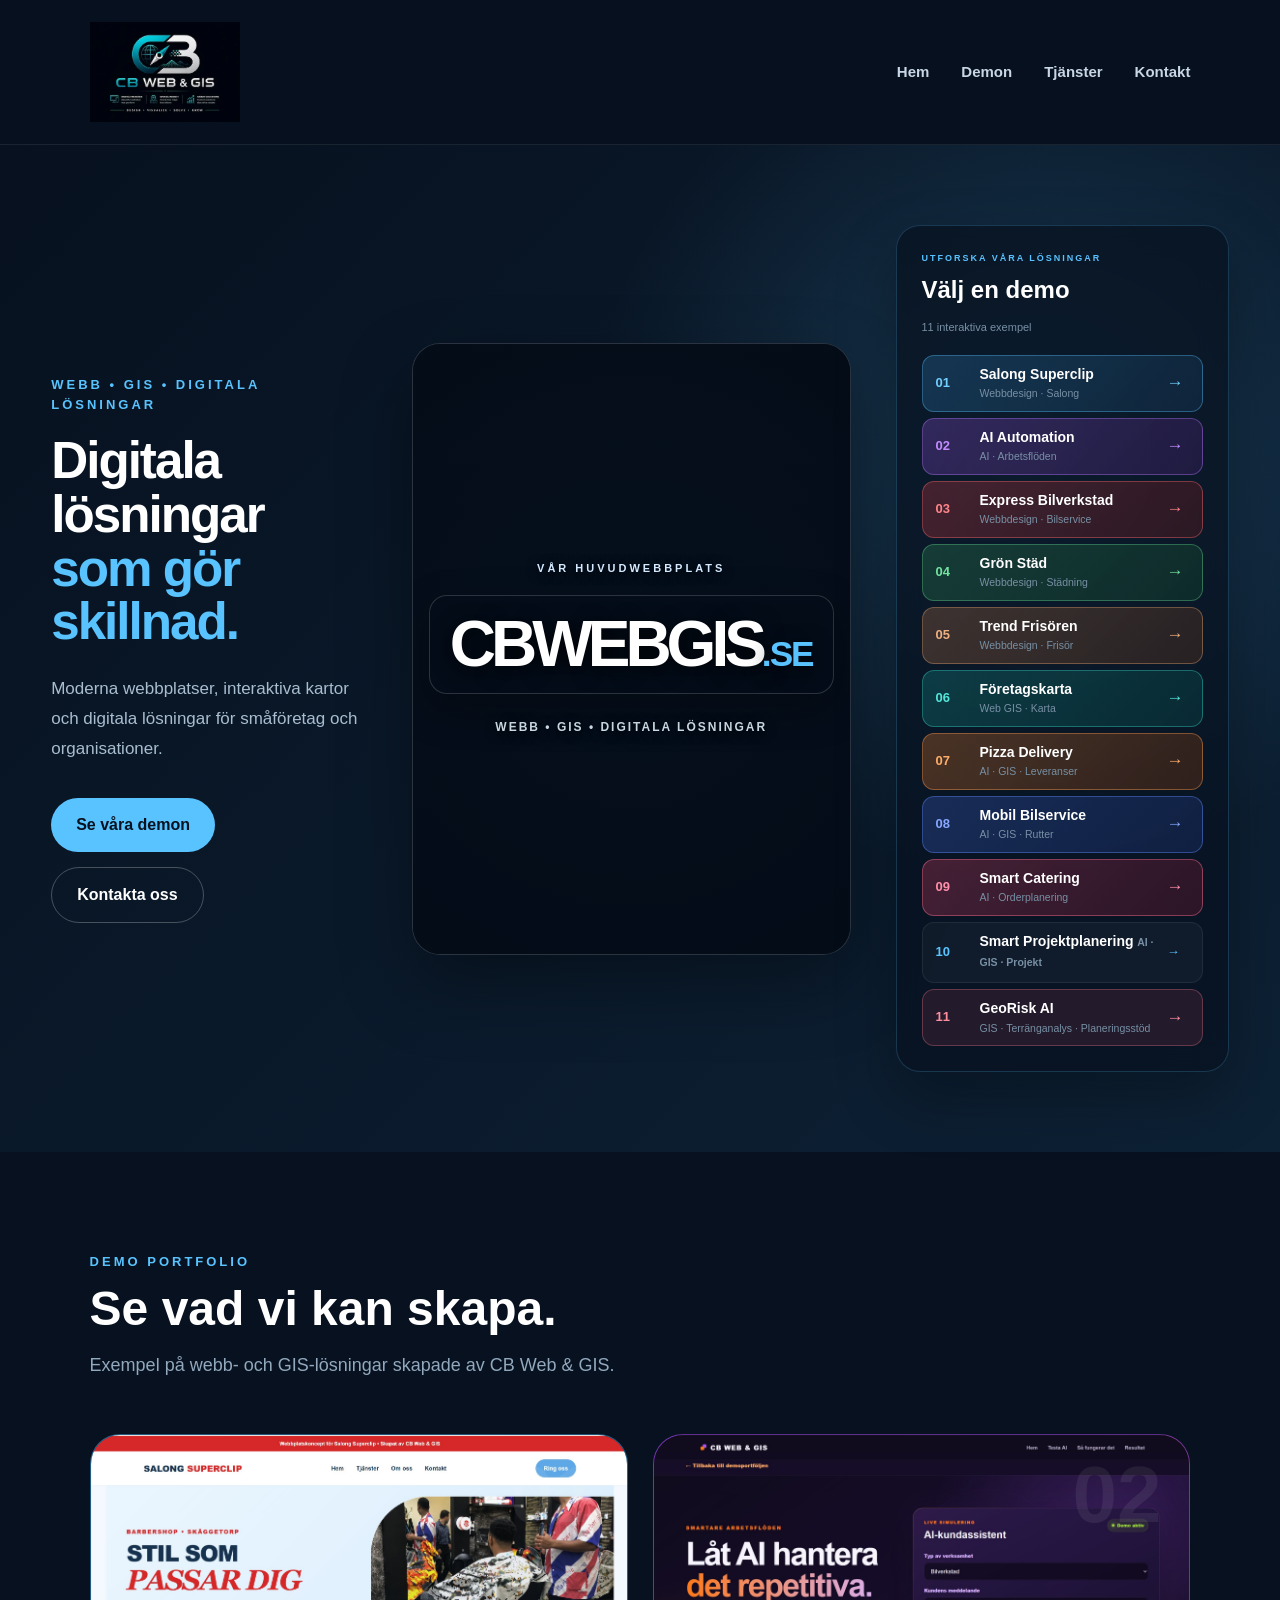
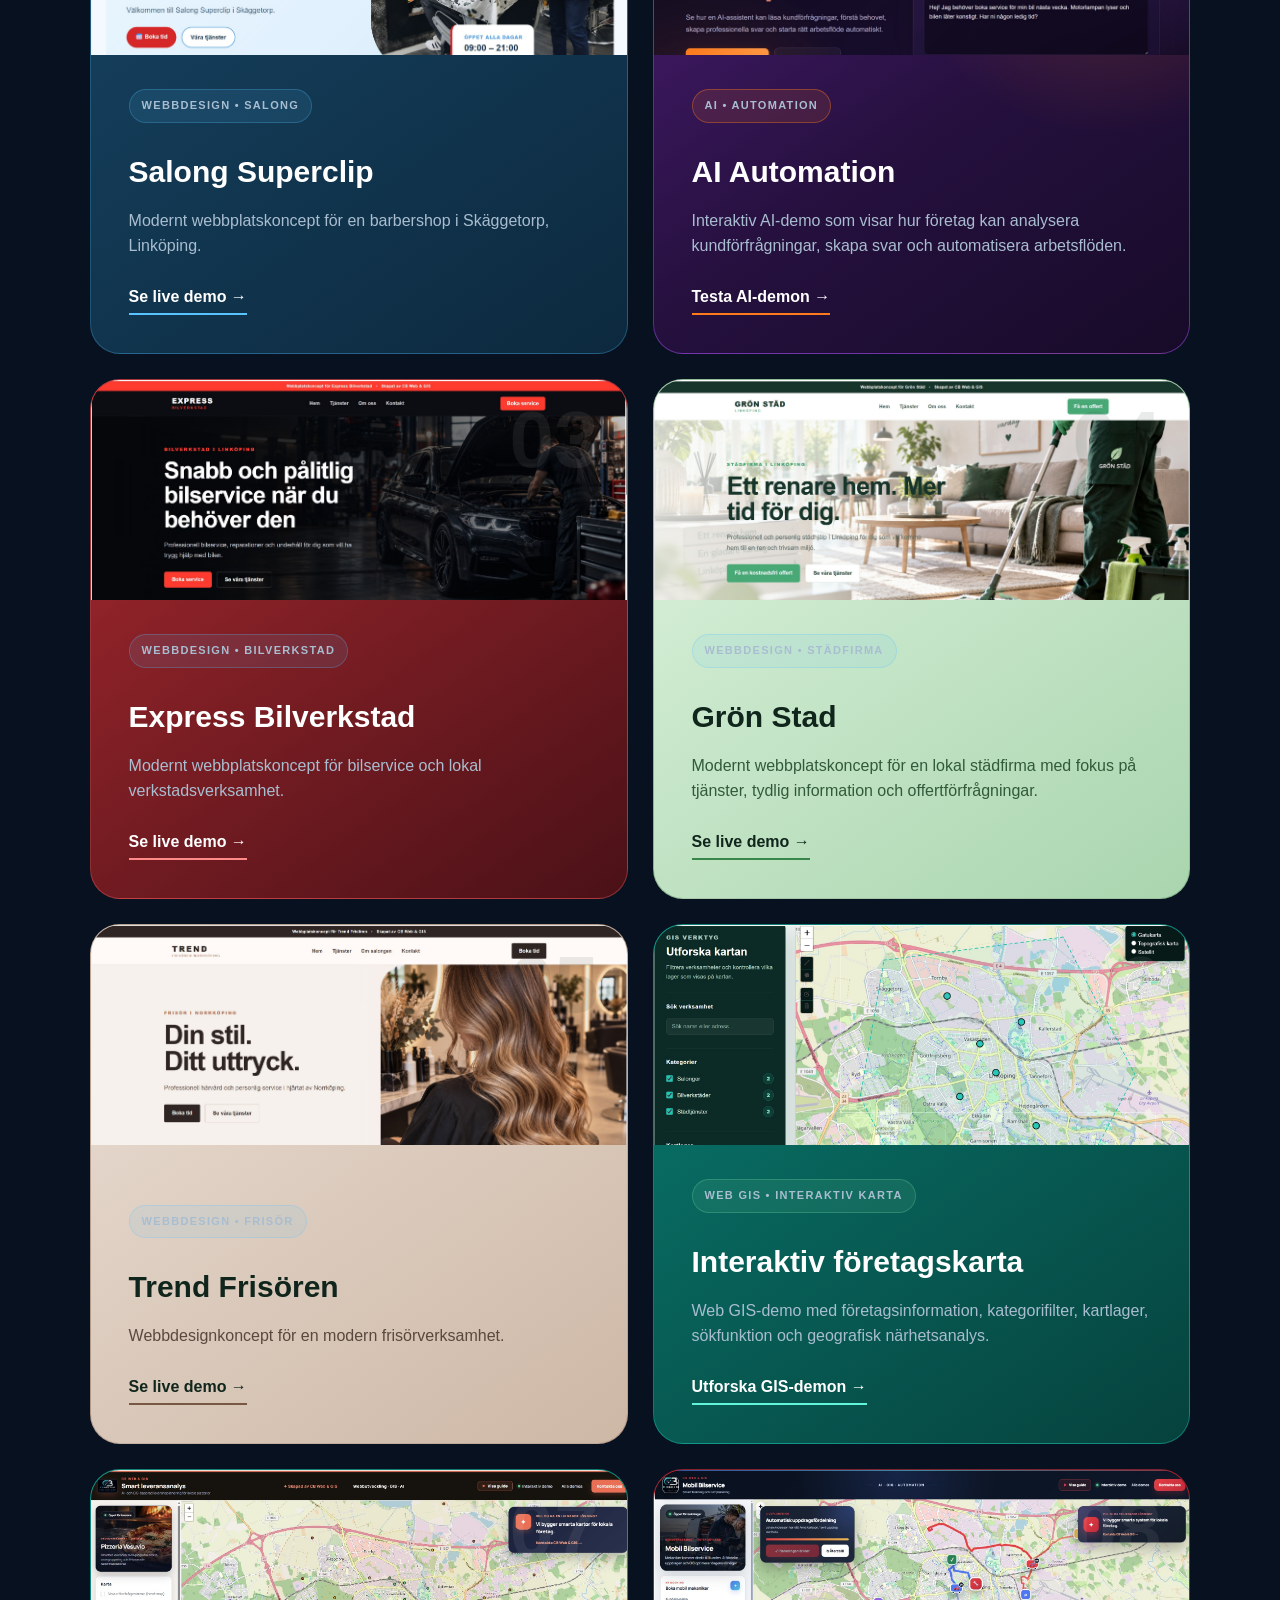
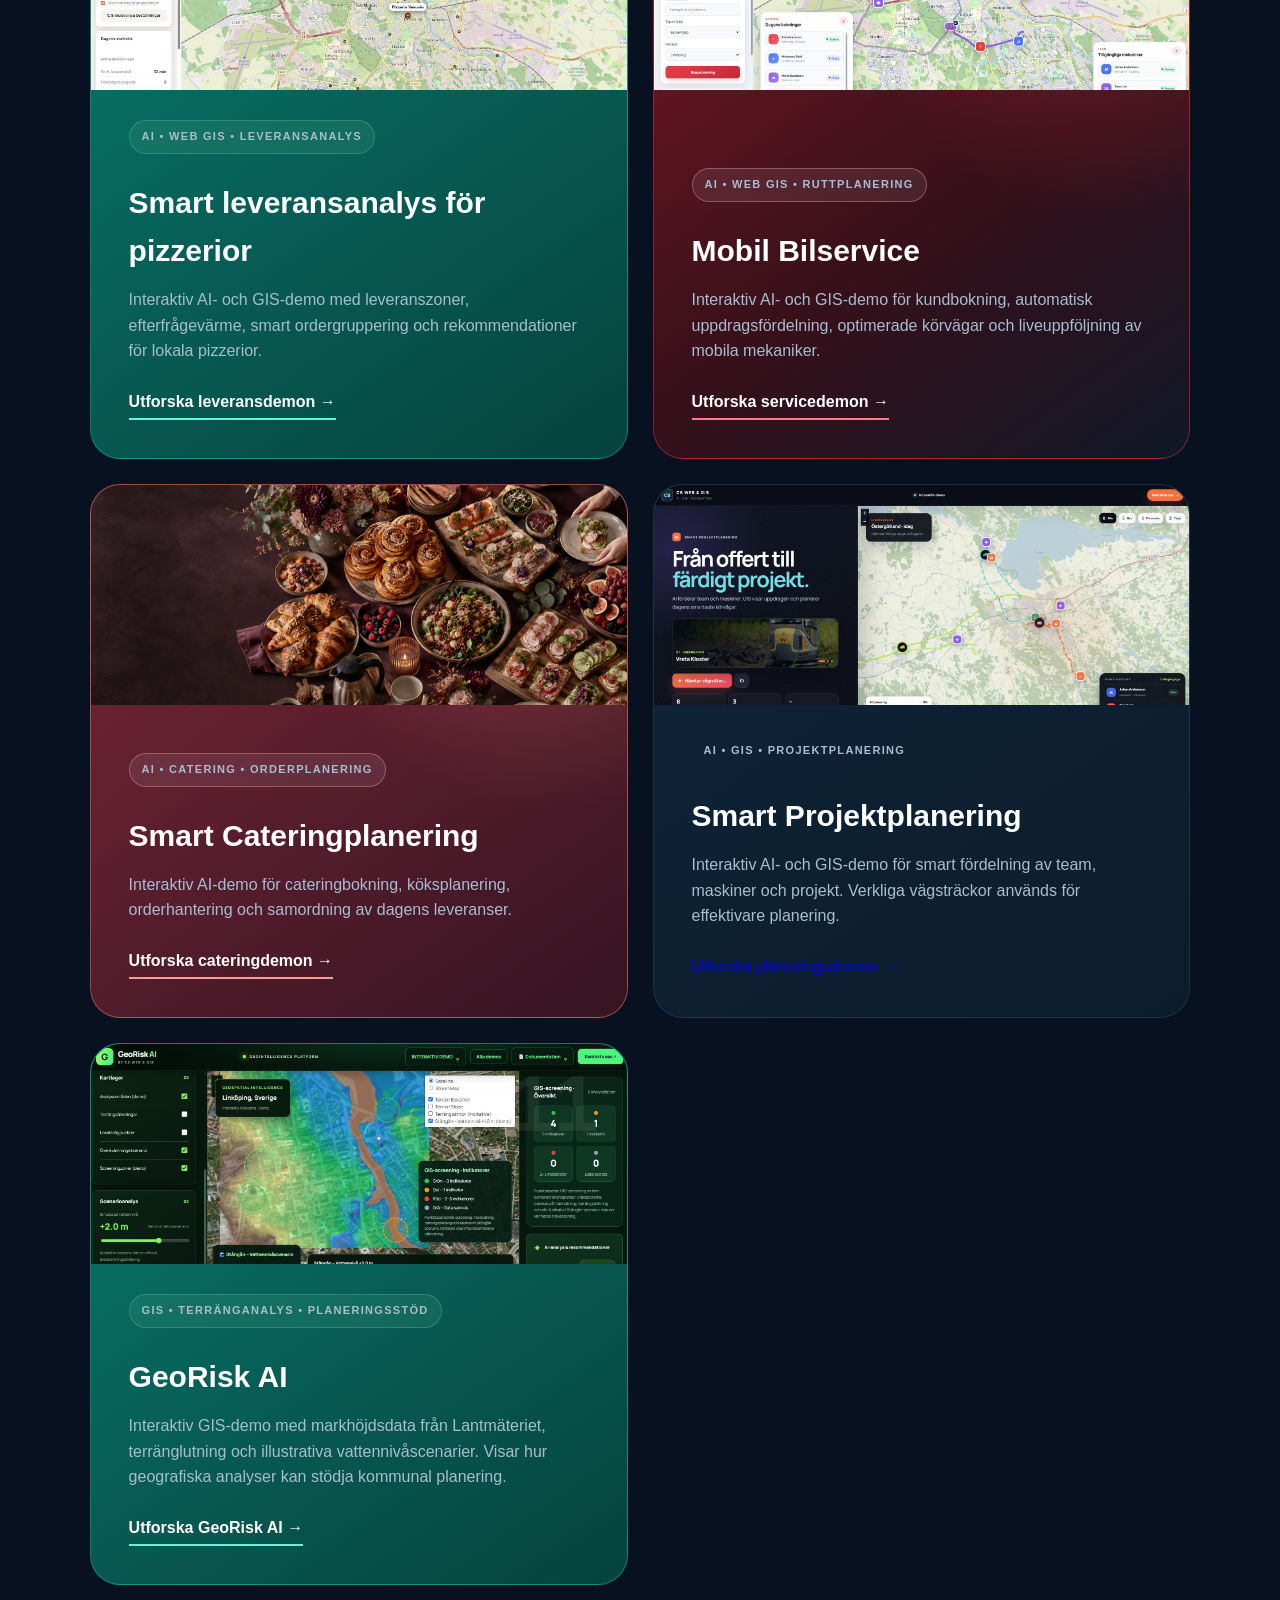
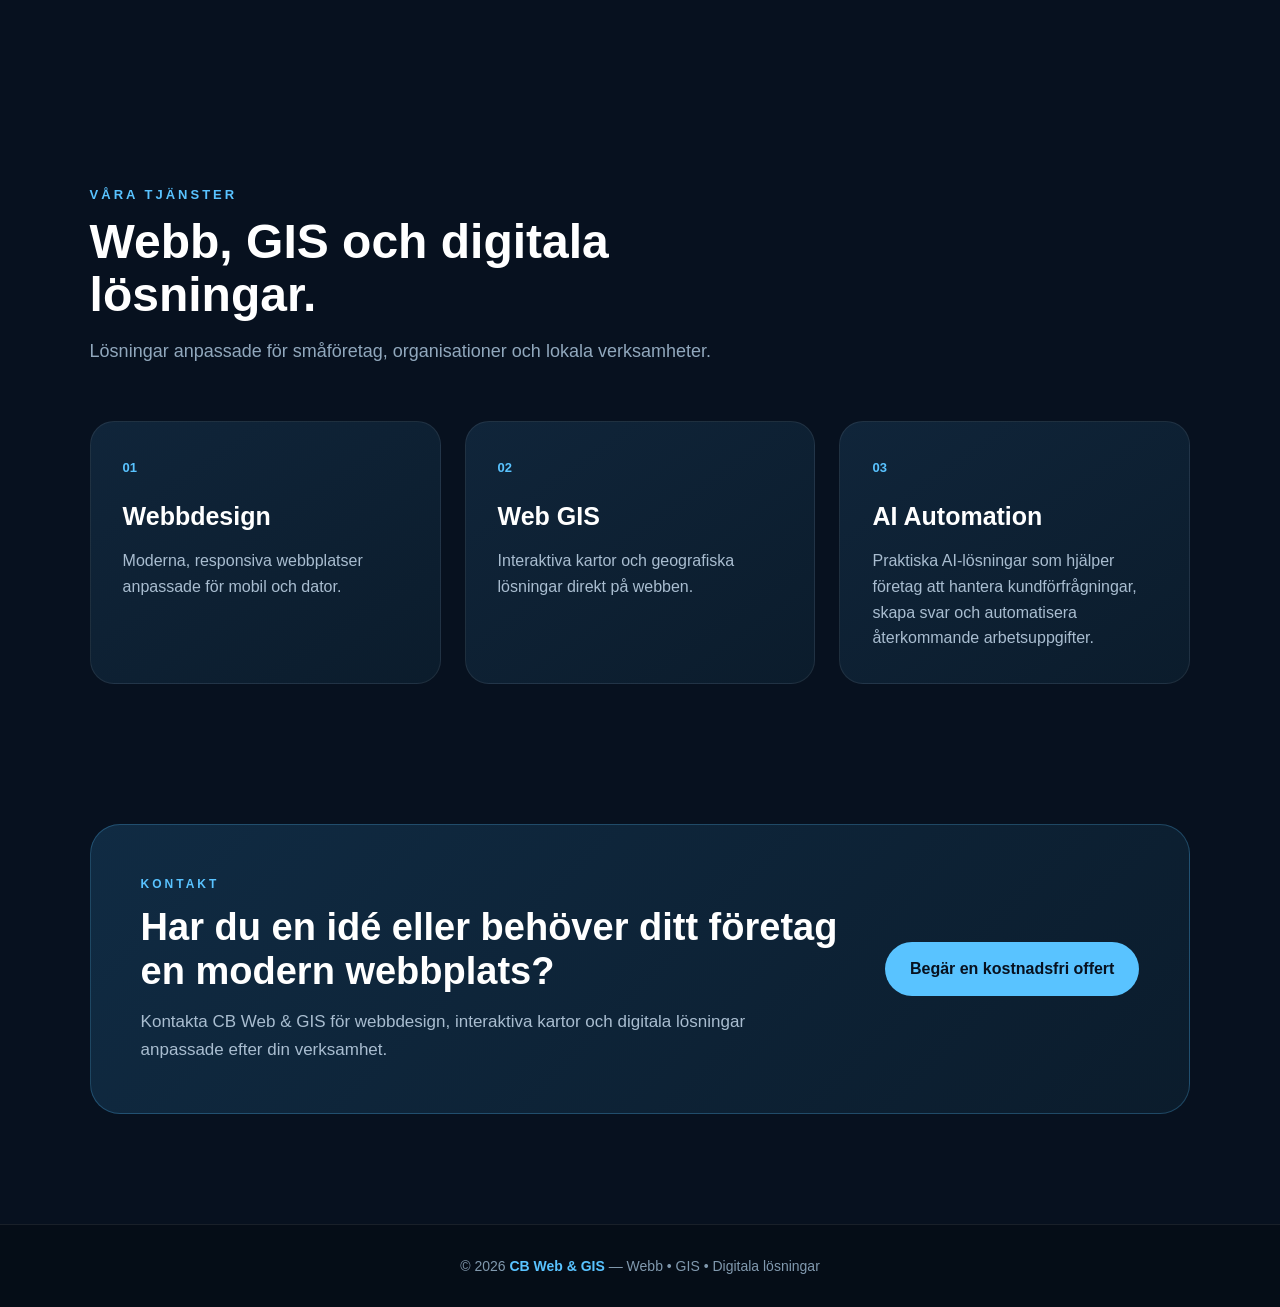
<file: index.html>
<!DOCTYPE html>
<html lang="sv">

<head>

    <meta charset="UTF-8">

    <meta name="viewport"
          content="width=device-width, initial-scale=1.0">

    <title>CB Web & GIS | Demo Portfolio</title>

    <meta name="description"
          content="Demoportfolio från CB Web & GIS – moderna webbplatser, GIS och digitala lösningar för företag och organisationer.">

    <link rel="stylesheet" href="style.css">

</head>

<body>

    <!-- HEADER -->

    <header class="site-header">

        <nav class="navbar">

<a href="#home" class="logo">
    <img src="cb-webgis-logo-400.webp"
         alt="CB Web & GIS">
</a>

<button class="menu-toggle"
        id="menu-toggle"
        aria-label="Öppna meny"
        aria-expanded="false">
    ☰
</button>

<div class="nav-links" id="nav-links">

                <a href="#home">Hem</a>

                <a href="#demos">Demon</a>

                <a href="#services">Tjänster</a>

                <a href="#contact">Kontakt</a>

            </div>

        </nav>

    </header>


    <main>

        <!-- HERO -->

<section class="hero" id="home">

    <div class="hero-content hero-content--three-columns">

        <!-- LEFT SIDE: INTRODUCTION -->

        <div class="hero-main hero-main--left">

            <p class="hero-small">
                WEBB • GIS • DIGITALA LÖSNINGAR
            </p>

            <h1>
                Digitala lösningar
                <span>som gör skillnad.</span>
            </h1>

            <p class="hero-text">
                Moderna webbplatser, interaktiva kartor och
                digitala lösningar för småföretag och organisationer.
            </p>

            <div class="hero-buttons">

                <a href="#demos" class="btn primary">
                    Se våra demon
                </a>

                <a href="#contact" class="btn secondary">
                    Kontakta oss
                </a>

            </div>

        </div>


       <!-- MIDDLE: MAIN WEBSITE WITH DEMO SLIDESHOW -->

<div class="hero-website-center">

    <!-- Images displayed only inside the middle column -->

    <div class="middle-slideshow" aria-hidden="true">

        <span class="middle-slide"
              style="background-image: url('catering-hero.png');">
        </span>

        <span class="middle-slide"
              style="background-image: url('hero-workshop.png');">
        </span>

        <span class="middle-slide"
              style="background-image: url('gron stada.png');">
        </span>

        <span class="middle-slide"
              style="background-image: url('mechanic-hero.png');">
        </span>

        <span class="middle-slide"
              style="background-image: url('mobil-bilservice-preview.png');">
        </span>

        <span class="middle-slide"
              style="background-image: url('ai-automation-preview.png');">
        </span>

        <span class="middle-slide"
              style="background-image: url('adamsbilservice.png');">
        </span>

        <span class="middle-slide"
              style="background-image: url('smartadigitalt.png');">
        </span>

        <span class="middle-slide"
              style="background-image: url('ourlogo.png');">
        </span>

    </div>


    <!-- Dark layer that keeps the text readable -->

    <div class="middle-slideshow-overlay"></div>


    <!-- Clickable website information -->

    <div class="hero-website-content">

        <p>VÅR HUVUDWEBBPLATS</p>

        <a href="https://cbwebgis.se/"
           target="_blank"
           rel="noopener noreferrer"
           class="hero-website-link">

            <span>CBWEBGIS</span><strong>.SE</strong>

        </a>

        <span class="hero-website-description">
            Webb • GIS • Digitala lösningar
        </span>

    </div>

</div>


        <!-- RIGHT SIDE: DEMO LIST -->

        <aside class="hero-demo-menu">

            <div class="demo-menu-heading">

                <p>UTFORSKA VÅRA LÖSNINGAR</p>

                <h2>Välj en demo</h2>

                <span>11 interaktiva exempel</span>

            </div>

            <div class="hero-demo-list">

                <a href="superclip/index.html"
                   class="hero-demo-link">
                    <span>01</span>
                    <div>
                        <strong>Salong Superclip</strong>
                        <small>Webbdesign · Salong</small>
                    </div>
                    <i>→</i>
                </a>

                <a href="ai-automation/index.html"
                   class="hero-demo-link">
                    <span>02</span>
                    <div>
                        <strong>AI Automation</strong>
                        <small>AI · Arbetsflöden</small>
                    </div>
                    <i>→</i>
                </a>

                <a href="express-bilverkstad/index.html"
                   class="hero-demo-link">
                    <span>03</span>
                    <div>
                        <strong>Express Bilverkstad</strong>
                        <small>Webbdesign · Bilservice</small>
                    </div>
                    <i>→</i>
                </a>

                <a href="gron-stad/index.html"
                   class="hero-demo-link">
                    <span>04</span>
                    <div>
                        <strong>Grön Städ</strong>
                        <small>Webbdesign · Städning</small>
                    </div>
                    <i>→</i>
                </a>

                <a href="trend-frisoren/index.html"
                   class="hero-demo-link">
                    <span>05</span>
                    <div>
                        <strong>Trend Frisören</strong>
                        <small>Webbdesign · Frisör</small>
                    </div>
                    <i>→</i>
                </a>

                <a href="business-map/index.html"
                   class="hero-demo-link">
                    <span>06</span>
                    <div>
                        <strong>Företagskarta</strong>
                        <small>Web GIS · Karta</small>
                    </div>
                    <i>→</i>
                </a>

                <a href="pizza-delivery/index.html"
                   class="hero-demo-link">
                    <span>07</span>
                    <div>
                        <strong>Pizza Delivery</strong>
                        <small>AI · GIS · Leveranser</small>
                    </div>
                    <i>→</i>
                </a>

                <a href="mobile-mechanic/index.html"
                   class="hero-demo-link">
                    <span>08</span>
                    <div>
                        <strong>Mobil Bilservice</strong>
                        <small>AI · GIS · Rutter</small>
                    </div>
                    <i>→</i>
                </a>

                <a href="cafe-catering/index.html"
                   class="hero-demo-link hero-demo-link--new">
                    <span>09</span>
                    <div>
                        <strong>Smart Catering</strong>
                        <small>AI · Orderplanering</small>
                    </div>
                    <i>→</i>
                </a>
               <a href="smart-projektplanering/index.html"
   class="hero-demo-link hero-demo-link--project">

    <span class="hero-demo-number">10</span>

    <span class="hero-demo-text">
        <strong>Smart Projektplanering</strong>
        <small>AI · GIS · Projekt</small>
    </span>

    <span class="hero-demo-arrow">→</span>

</a>

<!-- GEORISK AI -->
<a href="georisk-ai/index.html"
   class="hero-demo-link hero-demo-link--new">

    <span>11</span>

    <div>
        <strong>GeoRisk AI</strong>
        <small>GIS · Terränganalys · Planeringsstöd</small>
    </div>

    <i>→</i>

</a>

            </div>

        </aside>

    </div>

</section>

        <!-- DEMOS -->

        <section class="demos" id="demos">

            <div class="section-heading">

                <p>DEMO PORTFOLIO</p>

                <h2>
                    Se vad vi kan skapa.
                </h2>

                <span>
                    Exempel på webb- och GIS-lösningar
                    skapade av CB Web & GIS.
                </span>

            </div>


            <div class="demo-grid">

                <!-- SUPERCLIP -->

                <article class="demo-card demo-card--superclip">

                    <div class="demo-image">

    <img src="superclip-preview.jpg"
         alt="Salong Superclip webbplatsdemo">

</div>

<div class="demo-number">
    01
</div>

                    <div class="demo-content">
<p class="demo-category web">
    WEBBDESIGN • SALONG
</p>

                        <h3>
                            Salong Superclip
                        </h3>

                        <p>
                            Modernt webbplatskoncept för en
                            barbershop i Skäggetorp, Linköping.
                        </p>

                        <a href="superclip/index.html"
                           class="demo-btn">
                            Se live demo →
                        </a>

                    </div>

                </article>


          

                <!-- AI AUTOMATION -->

<article class="demo-card demo-card--ai">

    <div class="demo-image">

        <img
            src="ai-automation-preview.jpg"
            alt="AI Automation interaktiv webb-demo"
        >

    </div>

    <div class="demo-number">
        02
    </div>

    <div class="demo-content">

        <p class="demo-category ai">
            AI • AUTOMATION
        </p>

        <h3>
            AI Automation
        </h3>

        <p>
            Interaktiv AI-demo som visar hur företag
            kan analysera kundförfrågningar, skapa svar
            och automatisera arbetsflöden.
        </p>

        <a
            href="ai-automation/index.html"
            class="demo-btn"
        >
            Testa AI-demon →
        </a>

    </div>

</article>
                


                <!-- EXPRESS BILVERKSTAD -->

                <article class="demo-card demo-card--express">
                    <div class="demo-image">
    <img src="express-bilverkstad-preview.jpg"
         alt="Express Bilverkstad webbplatsdemo">
</div>

                    <div class="demo-number">
                        03
                    </div>

                    <div class="demo-content">

                       <p class="demo-category web">
    WEBBDESIGN • BILVERKSTAD
</p>
                        <h3>
                            Express Bilverkstad
                        </h3>

                        <p>
                            Modernt webbplatskoncept för
                            bilservice och lokal verkstadsverksamhet.
                        </p>

                        <a href="express-bilverkstad/index.html"
                           class="demo-btn">
                            Se live demo →
                        </a>

                    </div>

                </article>


                <!-- GRÖN STAD -->

               <article class="demo-card demo-card--gron">
                    <div class="demo-image">
    <img src="gron-stad-preview.jpg"
         alt="Grön Stad GIS-demo">
</div>

                    <div class="demo-number">
                        04
                    </div>

                    <div class="demo-content">

                      <p class="demo-category web">
    WEBBDESIGN • STÄDFIRMA
</p>

                        <h3>
                            Grön Stad
                        </h3>

                       <p>
    Modernt webbplatskoncept för en lokal
    städfirma med fokus på tjänster,
    tydlig information och offertförfrågningar.
</p>

                        <a href="gron-stad/index.html"
                           class="demo-btn">
                            Se live demo →
                        </a>

                    </div>

                </article>


                <!-- TREND FRISÖREN -->

                <article class="demo-card demo-card--trend">
                    <div class="demo-image">
    <img src="trend-frisoren-preview.jpg"
         alt="Trend Frisören webbplatsdemo">
</div>

                    <div class="demo-number">
                        05
                    </div>

                    <div class="demo-content">

                       <p class="demo-category web">
    WEBBDESIGN • FRISÖR
</p>

                        <h3>
                            Trend Frisören
                        </h3>

                        <p>
                            Webbdesignkoncept för en modern
                            frisörverksamhet.
                        </p>

                        <a href="trend-frisoren/index.html"
                           class="demo-btn">
                            Se live demo →
                        </a>

                    </div>

                </article>
                                <!-- BUSINESS MAP WEB GIS -->

              <article class="demo-card demo-card--gis">

                    <div class="demo-image">

                        <img
                            src="business-map-preview.jpg"
                            alt="Interaktiv företagskarta Web GIS-demo"
                        >

                    </div>

                    <div class="demo-number">
                        06
                    </div>

                    <div class="demo-content">

                        <p class="demo-category gis">
                            WEB GIS • INTERAKTIV KARTA
                        </p>

                        <h3>
                            Interaktiv företagskarta
                        </h3>

                        <p>
                            Web GIS-demo med företagsinformation,
                            kategorifilter, kartlager, sökfunktion
                            och geografisk närhetsanalys.
                        </p>

                        <a
                            href="business-map/index.html"
                            class="demo-btn"
                        >
                            Utforska GIS-demon →
                        </a>

                    </div>

                </article>
<!-- PIZZERIA DELIVERY INTELLIGENCE -->

<article class="demo-card demo-card--gis">

    <div class="demo-image">
        <img
            src="pizza-delivery-preview.jpg"
            alt="Smart leveransanalys för pizzerior med AI och GIS"
        >
    </div>

    <div class="demo-number">
        07
    </div>

    <div class="demo-content">

        <p class="demo-category gis">
            AI • WEB GIS • LEVERANSANALYS
        </p>

        <h3>
            Smart leveransanalys för pizzerior
        </h3>

        <p>
            Interaktiv AI- och GIS-demo med leveranszoner,
            efterfrågevärme, smart ordergruppering och
            rekommendationer för lokala pizzerior.
        </p>

        <a
            href="pizza-delivery/index.html"
            class="demo-btn"
        >
            Utforska leveransdemon →
        </a>

    </div>

</article>
      <!-- MOBILE MECHANIC AI + GIS -->

<article class="demo-card demo-card--mobile">

    <div class="demo-image">
        <img
            src="mobil-bilservice-preview.jpg"
            alt="Mobil Bilservice med AI och GIS"
        >
    </div>

    <div class="demo-number">
        08
    </div>

    <div class="demo-content">

        <p class="demo-category mechanic">
            AI • WEB GIS • RUTTPLANERING
        </p>

        <h3>Mobil Bilservice</h3>

        <p>
            Interaktiv AI- och GIS-demo för kundbokning,
            automatisk uppdragsfördelning, optimerade körvägar
            och liveuppföljning av mobila mekaniker.
        </p>

        <a
            href="mobile-mechanic/index.html"
            class="demo-btn"
        >
            Utforska servicedemon →
        </a>

    </div>

</article>


<!-- SMART CATERING PLANNING -->

<article class="demo-card demo-card--catering">

    <div class="demo-image">
        <img
            src="cafe-catering/catering-hero-2.png"
            alt="Smart cateringplanering med AI och digital automation"
        >
    </div>

    <div class="demo-number">
        09
    </div>

    <div class="demo-content">

        <p class="demo-category catering">
            AI • CATERING • ORDERPLANERING
        </p>

        <h3>Smart Cateringplanering</h3>

        <p>
            Interaktiv AI-demo för cateringbokning,
            köksplanering, orderhantering och
            samordning av dagens leveranser.
        </p>

        <a
            href="cafe-catering/index.html"
            class="demo-btn"
        >
            Utforska cateringdemon →
        </a>

    </div>

</article>
<article class="demo-card demo-card--planning">

    <div class="demo-image">
        <img src="smart-projektplanering-preview.jpg"
             alt="Smart Projektplanering med AI och GIS">

        <div class="demo-number">10</div>
    </div>

    <div class="demo-content">

        <p class="demo-category">
            AI • GIS • PROJEKTPLANERING
        </p>

        <h3>Smart Projektplanering</h3>

        <p>
            Interaktiv AI- och GIS-demo för smart fördelning
            av team, maskiner och projekt. Verkliga vägsträckor
            används för effektivare planering.
        </p>

        <a href="smart-projektplanering/index.html"
           class="demo-link">
            Utforska planeringsdemon →
        </a>

    </div>

</article>

<!-- GEORISK AI — GIS RISK ANALYSIS -->

<article class="demo-card demo-card--gis demo-card--georisk">

    <div class="demo-image">
        <img
            src="georisk-ai-preview.jpg"
            alt="GeoRisk AI – interaktiv GIS-analys av terräng och vattennivåscenarier"
            loading="lazy"
        >
    </div>

    <div class="demo-number">
        11
    </div>

    <div class="demo-content">

        <p class="demo-category gis">
            GIS • TERRÄNGANALYS • PLANERINGSSTÖD
        </p>

        <h3>GeoRisk AI</h3>

        <p>
            Interaktiv GIS-demo med markhöjdsdata från
            Lantmäteriet, terränglutning och illustrativa
            vattennivåscenarier. Visar hur geografiska
            analyser kan stödja kommunal planering.
        </p>

        <a href="georisk-ai/index.html"
           class="demo-btn">
            Utforska GeoRisk AI →
        </a>

    </div>

</article>

</div>

</section>     
        
<!-- SERVICES -->

<section class="services" id="services">

    <div class="section-heading">

        <p>VÅRA TJÄNSTER</p>

        <h2>
            Webb, GIS och digitala lösningar.
        </h2>

        <span>
            Lösningar anpassade för småföretag,
            organisationer och lokala verksamheter.
        </span>

    </div>

    <div class="services-grid">

        <div class="service-card">
            <span>01</span>
            <h3>Webbdesign</h3>
            <p>
                Moderna, responsiva webbplatser
                anpassade för mobil och dator.
            </p>
        </div>

        <div class="service-card">
            <span>02</span>
            <h3>Web GIS</h3>
            <p>
                Interaktiva kartor och geografiska
                lösningar direkt på webben.
            </p>
        </div>

        <div class="service-card">
    <span>03</span>

    <h3>AI Automation</h3>

    <p>
        Praktiska AI-lösningar som hjälper företag
        att hantera kundförfrågningar, skapa svar
        och automatisera återkommande arbetsuppgifter.
    </p>
</div>
    </div>

</section>
        <!-- CONTACT -->

<section class="contact" id="contact">

    <div class="contact-box">

        <div>

            <p class="contact-small">
                KONTAKT
            </p>

            <h2>
                Har du en idé eller behöver ditt företag en modern webbplats?
            </h2>

            <p class="contact-text">
                Kontakta CB Web & GIS för webbdesign,
                interaktiva kartor och digitala lösningar
                anpassade efter din verksamhet.
            </p>

        </div>

        <div class="contact-actions">

           <a
    href="https://cbwebgis.se/sv/contact/#contact-form"
    class="btn primary"
    target="_blank"
    rel="noopener noreferrer"
>
    Begär en kostnadsfri offert
</a>

        </div>

    </div>

</section>
    </main>
    <footer class="site-footer">

    <p>
        © 2026 <strong>CB Web & GIS</strong>
        — Webb • GIS • Digitala lösningar
    </p>

</footer>
    <script>

const menuToggle = document.getElementById("menu-toggle");
const navLinks = document.getElementById("nav-links");

if (menuToggle && navLinks) {

    menuToggle.addEventListener("click", function () {

        navLinks.classList.toggle("active");

        const isOpen = navLinks.classList.contains("active");

        menuToggle.textContent = isOpen ? "✕" : "☰";

        menuToggle.setAttribute(
            "aria-expanded",
            isOpen
        );

    });

    navLinks.querySelectorAll("a").forEach(link => {

        link.addEventListener("click", function () {

            navLinks.classList.remove("active");

            menuToggle.textContent = "☰";

            menuToggle.setAttribute(
                "aria-expanded",
                "false"
            );

        });

    });

}

</script>

</body>

</html>
</file>
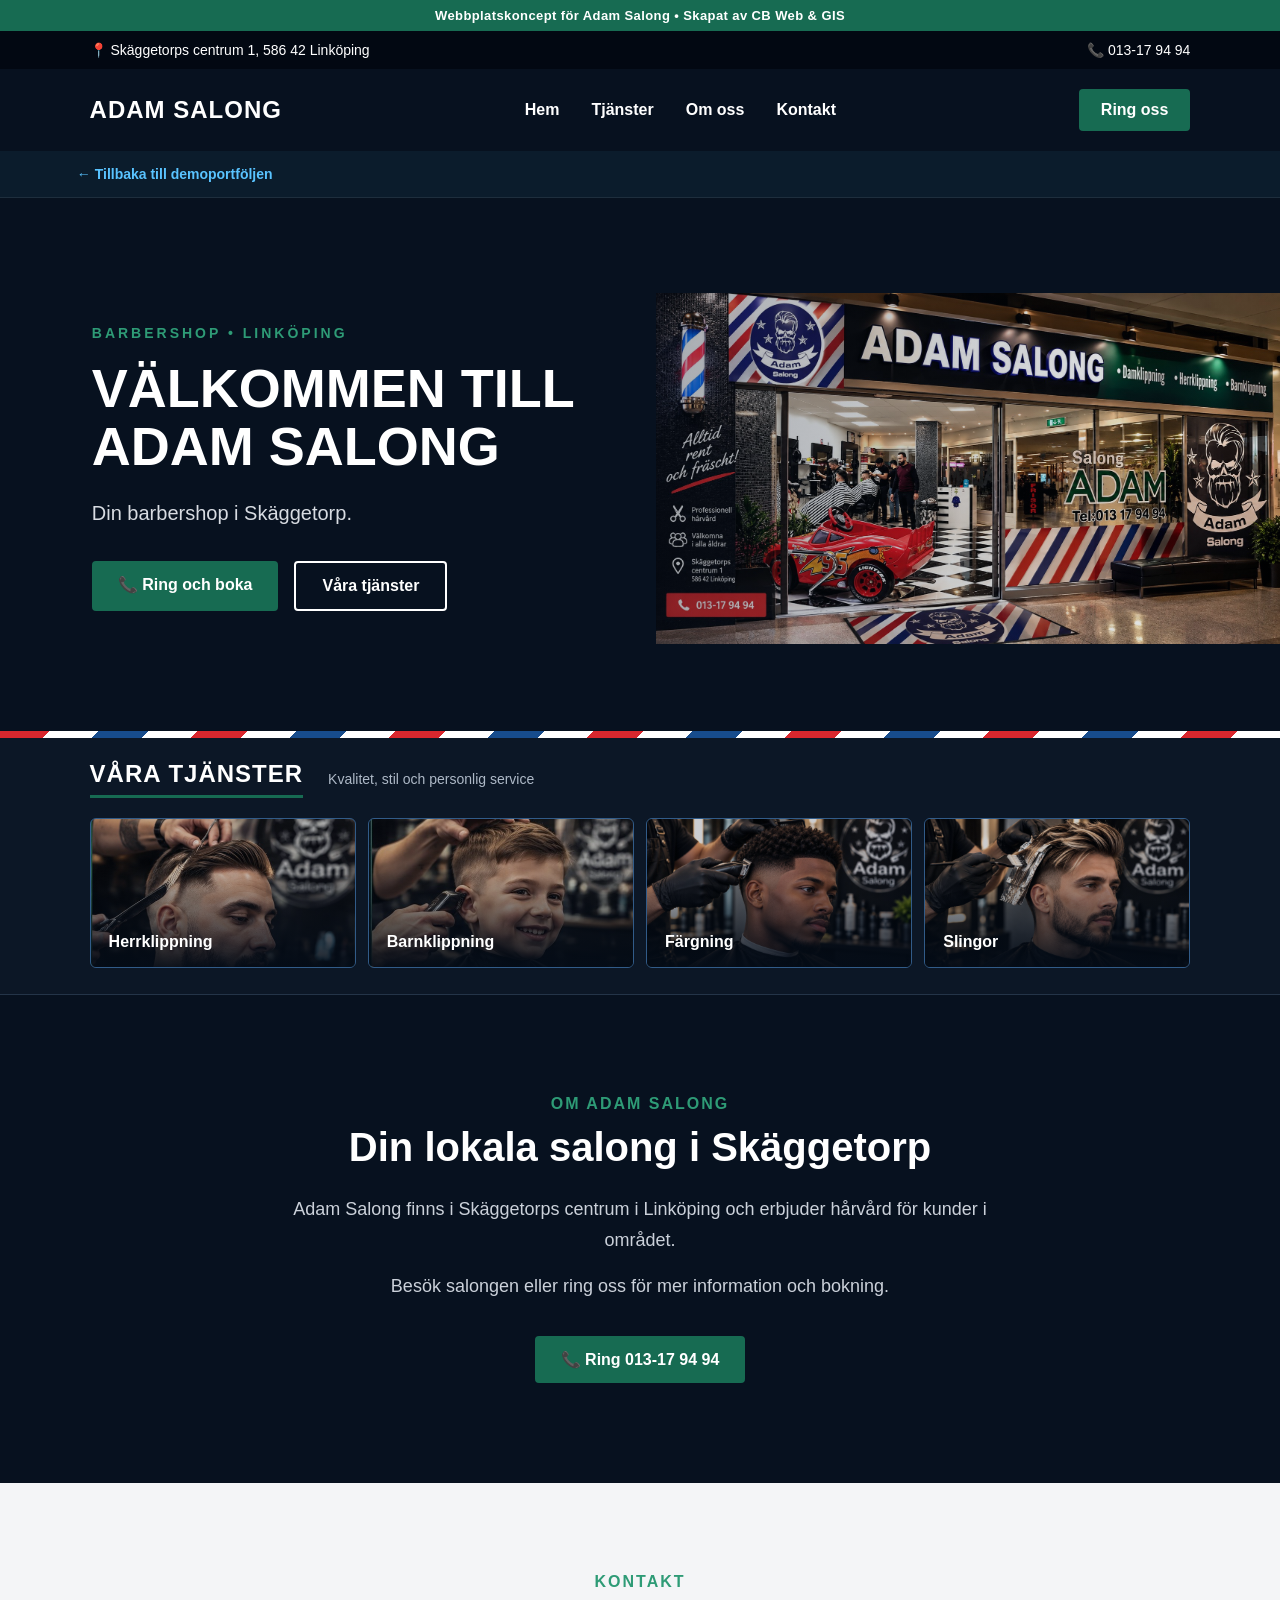
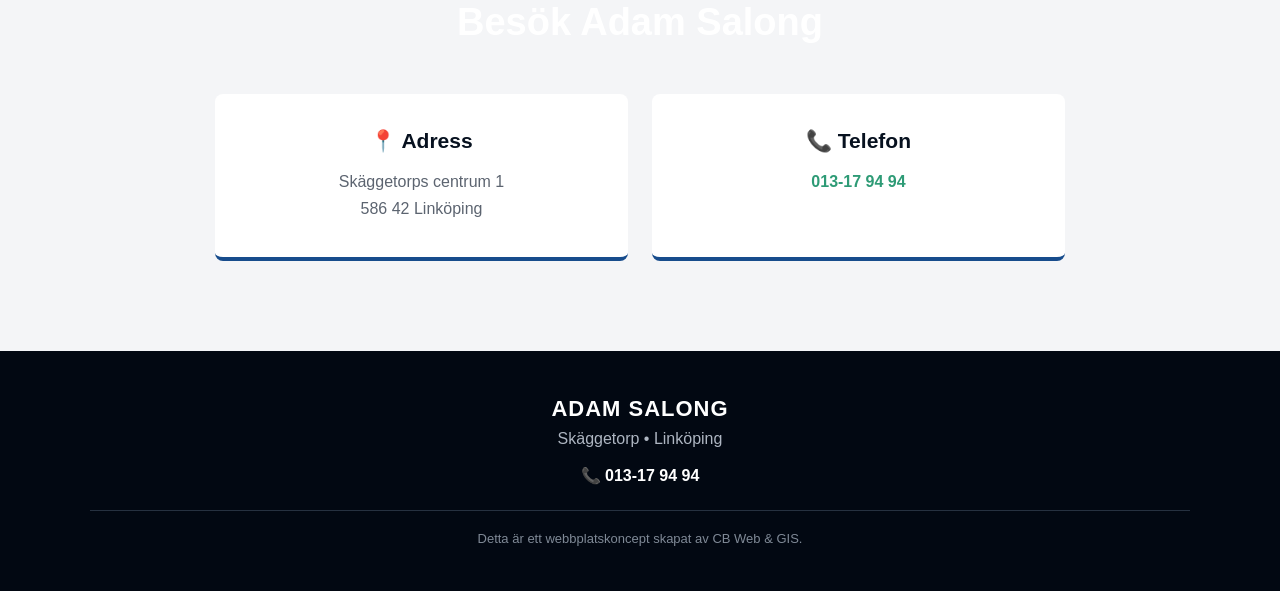
<file: adam-salong/index.html>
<!DOCTYPE html>
<html lang="sv">

<head>
    <meta charset="UTF-8">
    <meta name="viewport" content="width=device-width, initial-scale=1.0">

    <title>Adam Salong | Linköping</title>

    <link rel="stylesheet" href="style.css">
</head>

<body>
    <!-- DEMO NOTICE -->

<div class="demo-notice">
    Webbplatskoncept för Adam Salong • Skapat av CB Web & GIS
</div>
    <header class="site-header">

    <div class="top-bar">
        <span>📍 Skäggetorps centrum 1, 586 42 Linköping</span>
        <a href="tel:013179494">📞 013-17 94 94</a>
    </div>

    <nav class="navbar">

        <div class="logo">
            ADAM SALONG
        </div>

        <ul class="nav-links">
            <li><a href="#home">Hem</a></li>
            <li><a href="#services">Tjänster</a></li>
            <li><a href="#about">Om oss</a></li>
            <li><a href="#contact">Kontakt</a></li>
        </ul>

        <a href="tel:013179494" class="nav-btn">
            Ring oss
        </a>

    </nav>

</header>

<div class="demo-back-bar">

    <a href="../index.html" class="back-to-portfolio">
        ← Tillbaka till demoportföljen
    </a>

</div>

<!-- HERO SECTION -->

<section class="hero" id="home">

    <div class="hero-content">

        <p class="hero-small">
            BARBERSHOP • LINKÖPING
        </p>

        <h1>
            VÄLKOMMEN TILL
            <span>ADAM SALONG</span>
        </h1>

        <p class="hero-text">
            Din barbershop i Skäggetorp.
        </p>

        <div class="hero-buttons">

            <a href="tel:013179494" class="hero-btn primary">
                📞 Ring och boka
            </a>

            <a href="#services" class="hero-btn secondary">
                Våra tjänster
            </a>

        </div>

    </div>

    <div class="hero-image">
        <!-- Salon image will go here -->
    </div>

</section>
    <!-- QUICK SERVICES STRIP -->

<section class="quick-services" id="services">

    <div class="quick-services-title">
        <h2>VÅRA TJÄNSTER</h2>
        <p>Kvalitet, stil och personlig service</p>
    </div>

    <div class="quick-services-grid">

      <div class="quick-service-item service-image-card"
     style="background-image: url('images/herrklippning.jpg');">

    <strong>Herrklippning</strong>

</div>

      <div class="quick-service-item service-image-card"
     style="background-image: url('images/barnklippning.jpg');">

    <strong>Barnklippning</strong>

</div>

     <div class="quick-service-item service-image-card"
     style="background-image: url('images/fargning.jpg');">

    <strong>Färgning</strong>

</div>

    <div class="quick-service-item service-image-card"
     style="background-image: url('images/slingor.jpg');">

    <strong>Slingor</strong>

</div>
    </div>

</section>
 
    <!-- ABOUT SECTION -->

<section class="about" id="about">

    <div class="about-content">

        <p class="about-label">OM ADAM SALONG</p>

        <h2>Din lokala salong i Skäggetorp</h2>

        <p>
            Adam Salong finns i Skäggetorps centrum i Linköping
            och erbjuder hårvård för kunder i området.
        </p>

        <p>
            Besök salongen eller ring oss för mer information
            och bokning.
        </p>

        <a href="tel:013179494" class="about-btn">
            📞 Ring 013-17 94 94
        </a>

    </div>

</section>
    <!-- CONTACT SECTION -->

<section class="contact" id="contact">

    <div class="section-heading">
        <p>KONTAKT</p>
        <h2>Besök Adam Salong</h2>
    </div>

    <div class="contact-grid">

        <div class="contact-card">
            <h3>📍 Adress</h3>
            <p>
                Skäggetorps centrum 1<br>
                586 42 Linköping
            </p>
        </div>

        <div class="contact-card">
            <h3>📞 Telefon</h3>
            <p>
                <a href="tel:013179494">
                    013-17 94 94
                </a>
            </p>
        </div>

    </div>

</section>
<!-- FOOTER -->

<footer class="footer">

    <div class="footer-brand">
        <strong>ADAM SALONG</strong>
        <p>Skäggetorp • Linköping</p>
    </div>

    <div class="footer-contact">
        <a href="tel:013179494">📞 013-17 94 94</a>
    </div>

    <p class="footer-demo">
        Detta är ett webbplatskoncept skapat av CB Web & GIS.
    </p>

</footer>
</body>

</html>
</file>
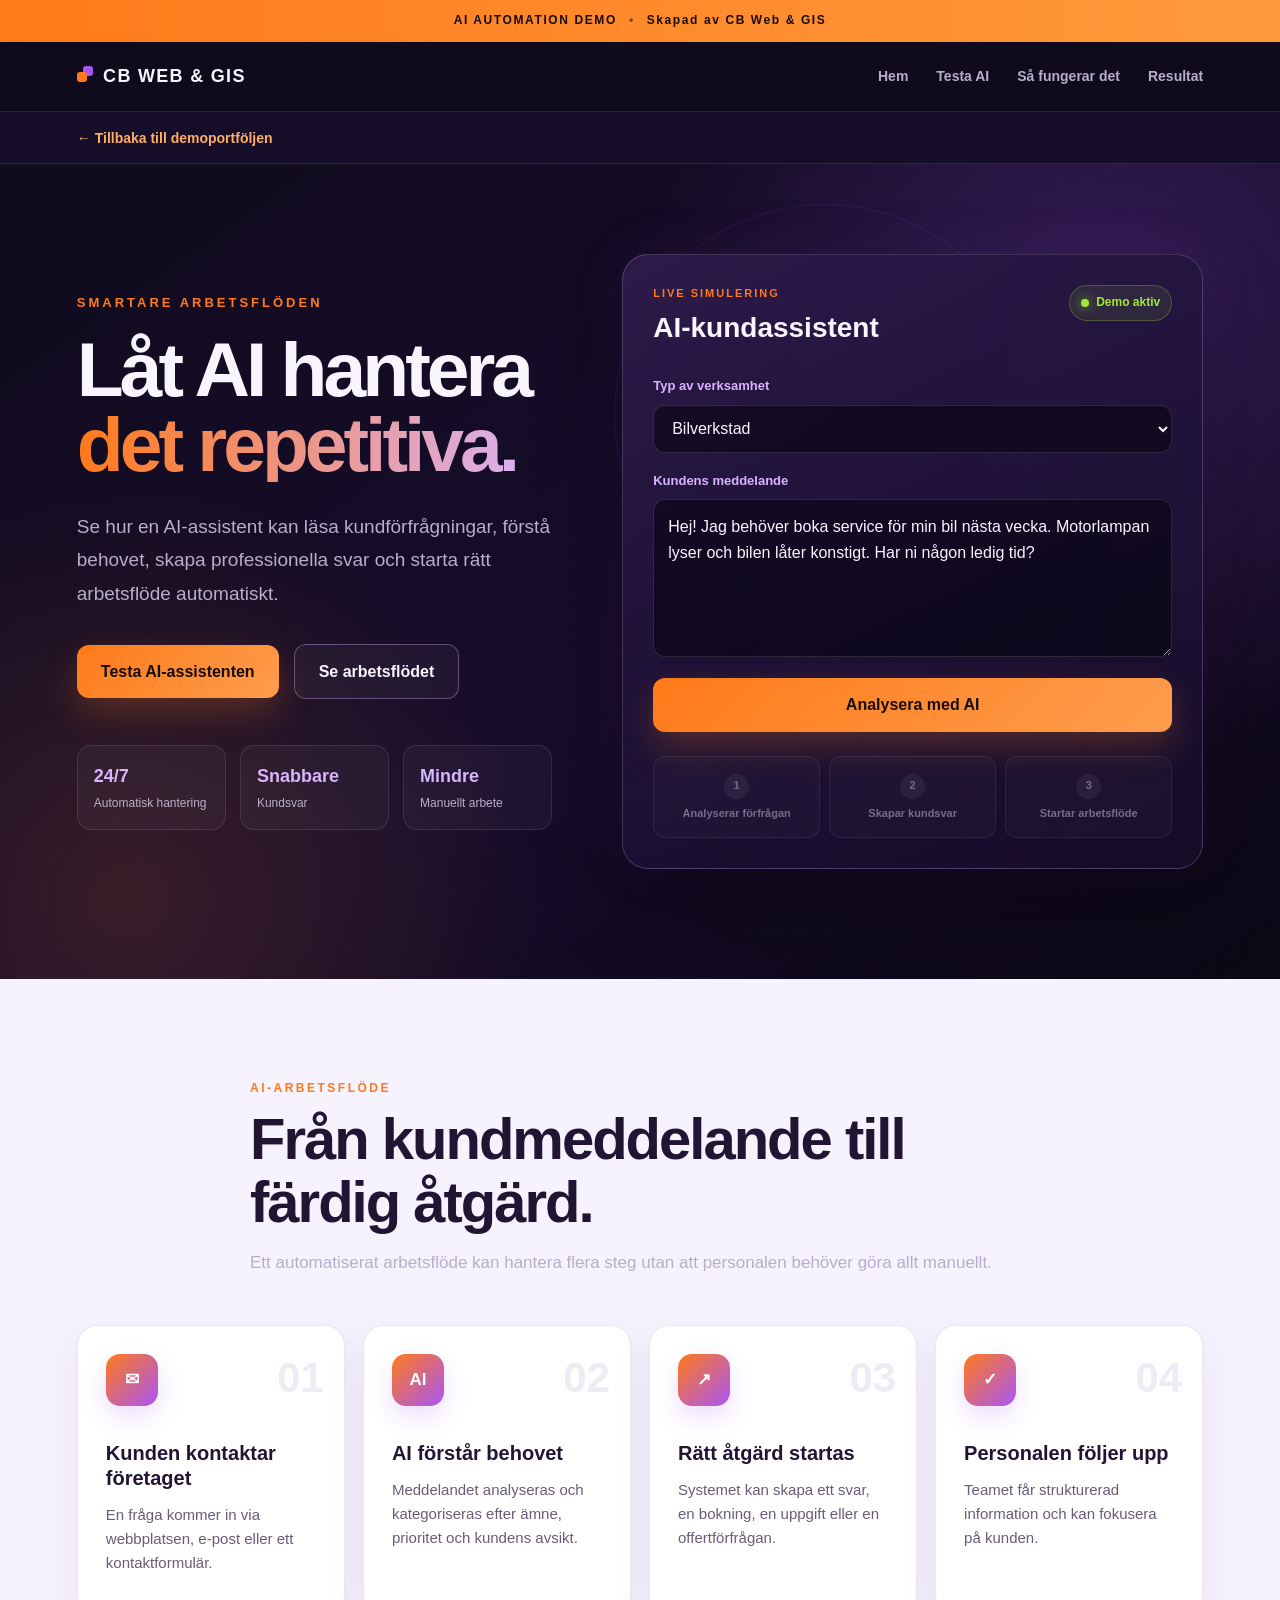
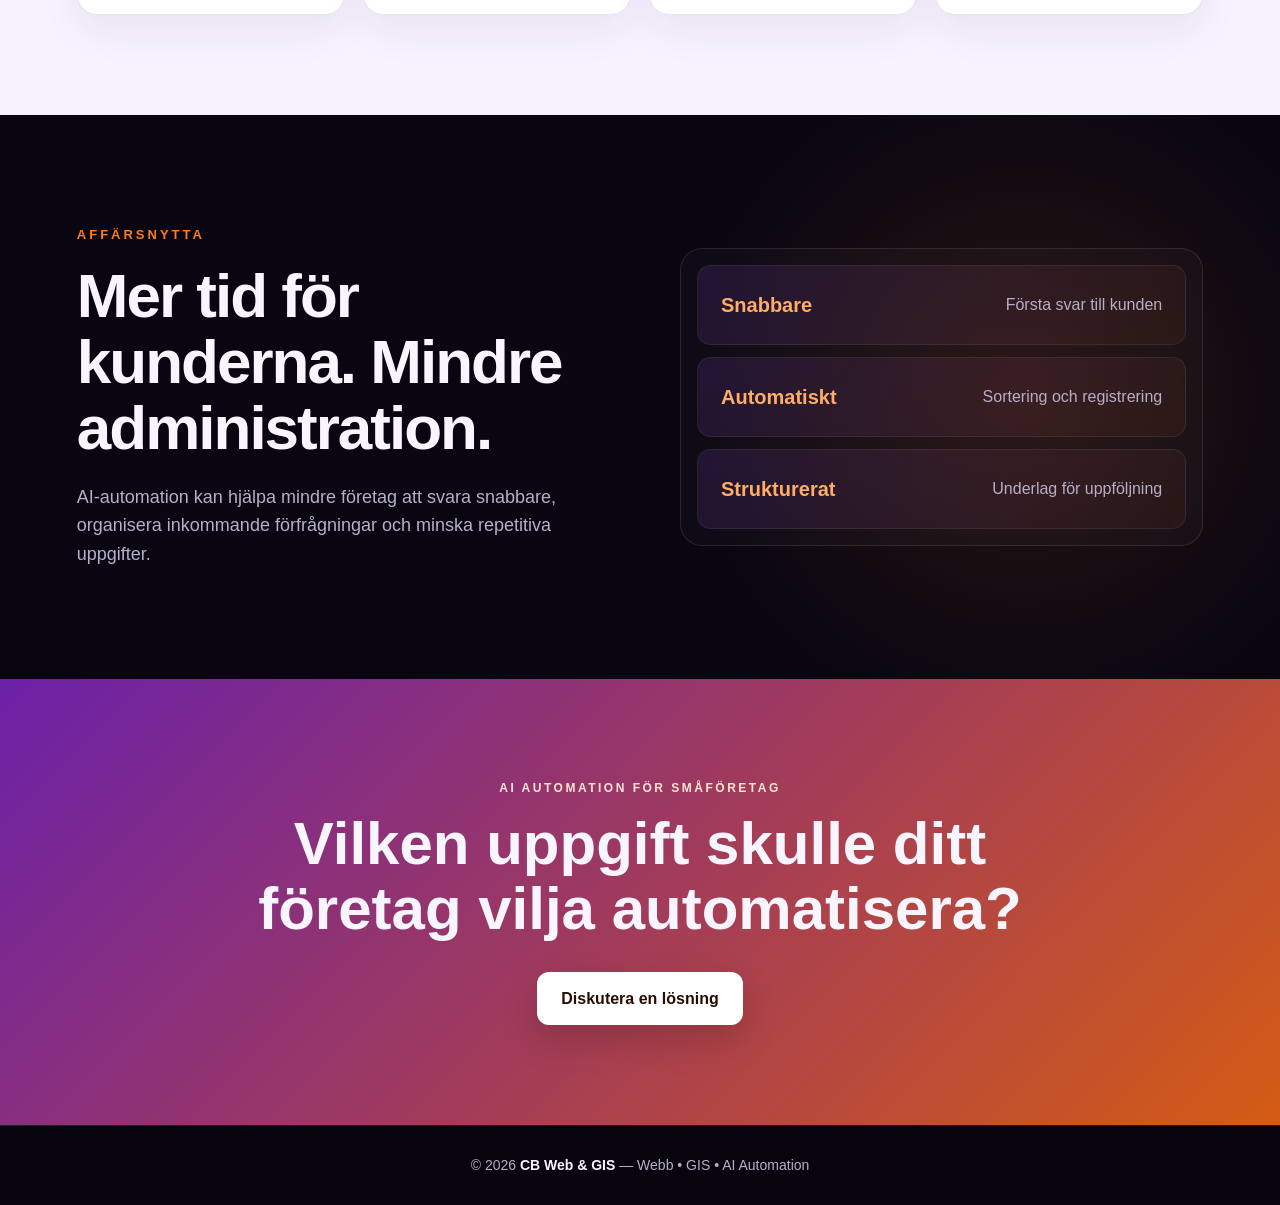
<file: ai-automation/index.html>
<!DOCTYPE html>
<html lang="sv">

<head>

    <meta charset="UTF-8">

    <meta
        name="viewport"
        content="width=device-width, initial-scale=1.0"
    >

    <title>
        AI Automation Demo | CB Web & GIS
    </title>

    <meta
        name="description"
        content="Interaktiv AI-automationsdemo från CB Web & GIS för kundservice, bokningar och arbetsflöden."
    >

    <link rel="stylesheet" href="style.css">

</head>

<body>

    <!-- DEMO BANNER -->

    <div class="demo-banner">

        <span>AI AUTOMATION DEMO</span>

        <span class="banner-divider">•</span>

        <span>Skapad av CB Web & GIS</span>

    </div>


    <!-- HEADER -->

    <header class="site-header">

        <div class="navbar">

            <a href="../index.html" class="brand">
                CB WEB & GIS
            </a>

            <nav class="main-nav">

                <a href="#home">Hem</a>

                <a href="#automation-demo">
                    Testa AI
                </a>

                <a href="#workflow">
                    Så fungerar det
                </a>

                <a href="#benefits">
                    Resultat
                </a>

            </nav>

        </div>

    </header>


    <!-- BACK LINK -->

    <div class="demo-back-bar">

        <a
            href="../index.html"
            class="back-to-portfolio"
        >
            ← Tillbaka till demoportföljen
        </a>

    </div>


    <main>

        <!-- HERO -->

        <section class="hero" id="home">

            <div class="hero-layout">

                <!-- HERO TEXT -->

                <div class="hero-content">

                    <p class="hero-label">
                        SMARTARE ARBETSFLÖDEN
                    </p>

                    <h1>
                        Låt AI hantera
                        <span>det repetitiva.</span>
                    </h1>

                    <p class="hero-description">
                        Se hur en AI-assistent kan läsa
                        kundförfrågningar, förstå behovet,
                        skapa professionella svar och starta
                        rätt arbetsflöde automatiskt.
                    </p>

                    <div class="hero-actions">

                        <a
                            href="#automation-demo"
                            class="primary-btn"
                        >
                            Testa AI-assistenten
                        </a>

                        <a
                            href="#workflow"
                            class="secondary-btn"
                        >
                            Se arbetsflödet
                        </a>

                    </div>


                    <div class="hero-benefits">

                        <div>
                            <strong>24/7</strong>
                            <span>Automatisk hantering</span>
                        </div>

                        <div>
                            <strong>Snabbare</strong>
                            <span>Kundsvar</span>
                        </div>

                        <div>
                            <strong>Mindre</strong>
                            <span>Manuellt arbete</span>
                        </div>

                    </div>

                </div>


                <!-- AUTOMATION DEMO -->

                <div
                    class="automation-console"
                    id="automation-demo"
                >

                    <div class="console-header">

                        <div>

                            <p class="console-label">
                                LIVE SIMULERING
                            </p>

                            <h2>
                                AI-kundassistent
                            </h2>

                        </div>

                        <span class="demo-status">
                            <span class="status-dot"></span>
                            Demo aktiv
                        </span>

                    </div>


                    <form
                        id="automation-form"
                        class="automation-form"
                    >

                        <div class="form-group">

                            <label for="business-type">
                                Typ av verksamhet
                            </label>

                            <select id="business-type">

                                <option value="bilverkstad">
                                    Bilverkstad
                                </option>

                                <option value="salong">
                                    Frisörsalong
                                </option>

                                <option value="stadfirma">
                                    Städfirma
                                </option>

                                <option value="konsult">
                                    Konsultföretag
                                </option>

                            </select>

                        </div>


                        <div class="form-group">

                            <label for="customer-message">
                                Kundens meddelande
                            </label>

                            <textarea
                                id="customer-message"
                                rows="5"
                                placeholder="Skriv eller använd exempelmeddelandet..."
                            >Hej! Jag behöver boka service för min bil nästa vecka. Motorlampan lyser och bilen låter konstigt. Har ni någon ledig tid?</textarea>

                        </div>


                        <button
                            type="submit"
                            class="automation-btn"
                            id="automation-btn"
                        >
                            <span class="btn-default-text">
                                Analysera med AI
                            </span>

                            <span
                                class="btn-loading-text"
                                hidden
                            >
                                AI arbetar...
                            </span>
                        </button>

                    </form>


                    <!-- PROCESS STEPS -->

                    <div
                        class="process-status"
                        id="process-status"
                        aria-live="polite"
                    >

                        <div
                            class="process-step"
                            data-step="1"
                        >
                            <span>1</span>
                            <p>Analyserar förfrågan</p>
                        </div>

                        <div
                            class="process-step"
                            data-step="2"
                        >
                            <span>2</span>
                            <p>Skapar kundsvar</p>
                        </div>

                        <div
                            class="process-step"
                            data-step="3"
                        >
                            <span>3</span>
                            <p>Startar arbetsflöde</p>
                        </div>

                    </div>


                    <!-- AI RESULT -->

                    <div
                        class="automation-result"
                        id="automation-result"
                        hidden
                    >

                        <div class="result-heading">

                            <div>

                                <p>AI-ANALYS KLAR</p>

                                <h3>
                                    Förfrågan behandlad
                                </h3>

                            </div>

                            <span class="completed-badge">
                                Slutförd
                            </span>

                        </div>


                        <div class="result-grid">

                            <div class="result-item">

                                <span>Identifierat behov</span>

                                <strong id="result-intent">
                                    Bilservice och felsökning
                                </strong>

                            </div>

                            <div class="result-item">

                                <span>Prioritet</span>

                                <strong id="result-priority">
                                    Hög
                                </strong>

                            </div>

                        </div>


                        <div class="generated-reply">

                            <span>Föreslaget kundsvar</span>

                            <p id="generated-reply-text">
                                Tack för din förfrågan! Vi hjälper
                                dig gärna med service och felsökning.
                                Vi har lediga tider nästa vecka.
                            </p>

                        </div>


                        <div class="automatic-action">

                            <span class="action-icon">
                                ✓
                            </span>

                            <div>

                                <span>Automatisk åtgärd</span>

                                <strong id="automatic-action-text">
                                    Bokningsförfrågan skapad
                                </strong>

                            </div>

                        </div>

                    </div>

                </div>

            </div>

        </section>


        <!-- WORKFLOW -->

        <section class="workflow-section" id="workflow">

            <div class="section-heading">

                <p>AI-ARBETSFLÖDE</p>

                <h2>
                    Från kundmeddelande till färdig åtgärd.
                </h2>

                <span>
                    Ett automatiserat arbetsflöde kan hantera
                    flera steg utan att personalen behöver
                    göra allt manuellt.
                </span>

            </div>


            <div class="workflow-grid">

                <article class="workflow-card">

                    <span class="workflow-number">
                        01
                    </span>

                    <div class="workflow-icon">
                        ✉
                    </div>

                    <h3>
                        Kunden kontaktar företaget
                    </h3>

                    <p>
                        En fråga kommer in via webbplatsen,
                        e-post eller ett kontaktformulär.
                    </p>

                </article>


                <article class="workflow-card">

                    <span class="workflow-number">
                        02
                    </span>

                    <div class="workflow-icon">
                        AI
                    </div>

                    <h3>
                        AI förstår behovet
                    </h3>

                    <p>
                        Meddelandet analyseras och kategoriseras
                        efter ämne, prioritet och kundens avsikt.
                    </p>

                </article>


                <article class="workflow-card">

                    <span class="workflow-number">
                        03
                    </span>

                    <div class="workflow-icon">
                        ↗
                    </div>

                    <h3>
                        Rätt åtgärd startas
                    </h3>

                    <p>
                        Systemet kan skapa ett svar, en bokning,
                        en uppgift eller en offertförfrågan.
                    </p>

                </article>


                <article class="workflow-card">

                    <span class="workflow-number">
                        04
                    </span>

                    <div class="workflow-icon">
                        ✓
                    </div>

                    <h3>
                        Personalen följer upp
                    </h3>

                    <p>
                        Teamet får strukturerad information
                        och kan fokusera på kunden.
                    </p>

                </article>

            </div>

        </section>


        <!-- BENEFITS -->

        <section class="benefits-section" id="benefits">

            <div class="benefits-layout">

                <div class="benefits-content">

                    <p class="section-label">
                        AFFÄRSNYTTA
                    </p>

                    <h2>
                        Mer tid för kunderna.
                        Mindre administration.
                    </h2>

                    <p>
                        AI-automation kan hjälpa mindre företag
                        att svara snabbare, organisera inkommande
                        förfrågningar och minska repetitiva uppgifter.
                    </p>

                </div>


                <div class="results-panel">

                    <div class="result-stat">

                        <strong>Snabbare</strong>

                        <span>
                            Första svar till kunden
                        </span>

                    </div>

                    <div class="result-stat">

                        <strong>Automatiskt</strong>

                        <span>
                            Sortering och registrering
                        </span>

                    </div>

                    <div class="result-stat">

                        <strong>Strukturerat</strong>

                        <span>
                            Underlag för uppföljning
                        </span>

                    </div>

                </div>

            </div>

        </section>


        <!-- CTA -->

        <section class="cta-section">

            <div class="cta-content">

                <p>
                    AI AUTOMATION FÖR SMÅFÖRETAG
                </p>

                <h2>
                    Vilken uppgift skulle ditt företag
                    vilja automatisera?
                </h2>

              <a
    href="https://cbwebgis.se/sv/contact/#contact-form"
    class="primary-btn"
    target="_blank"
    rel="noopener noreferrer"
>
    Diskutera en lösning
</a>
            </div>

        </section>

    </main>


    <!-- FOOTER -->

    <footer class="site-footer">

        <p>
            © 2026
            <strong>CB Web & GIS</strong>
            — Webb • GIS • AI Automation
        </p>

    </footer>


    <script src="automation.js"></script>

</body>

</html>
</file>
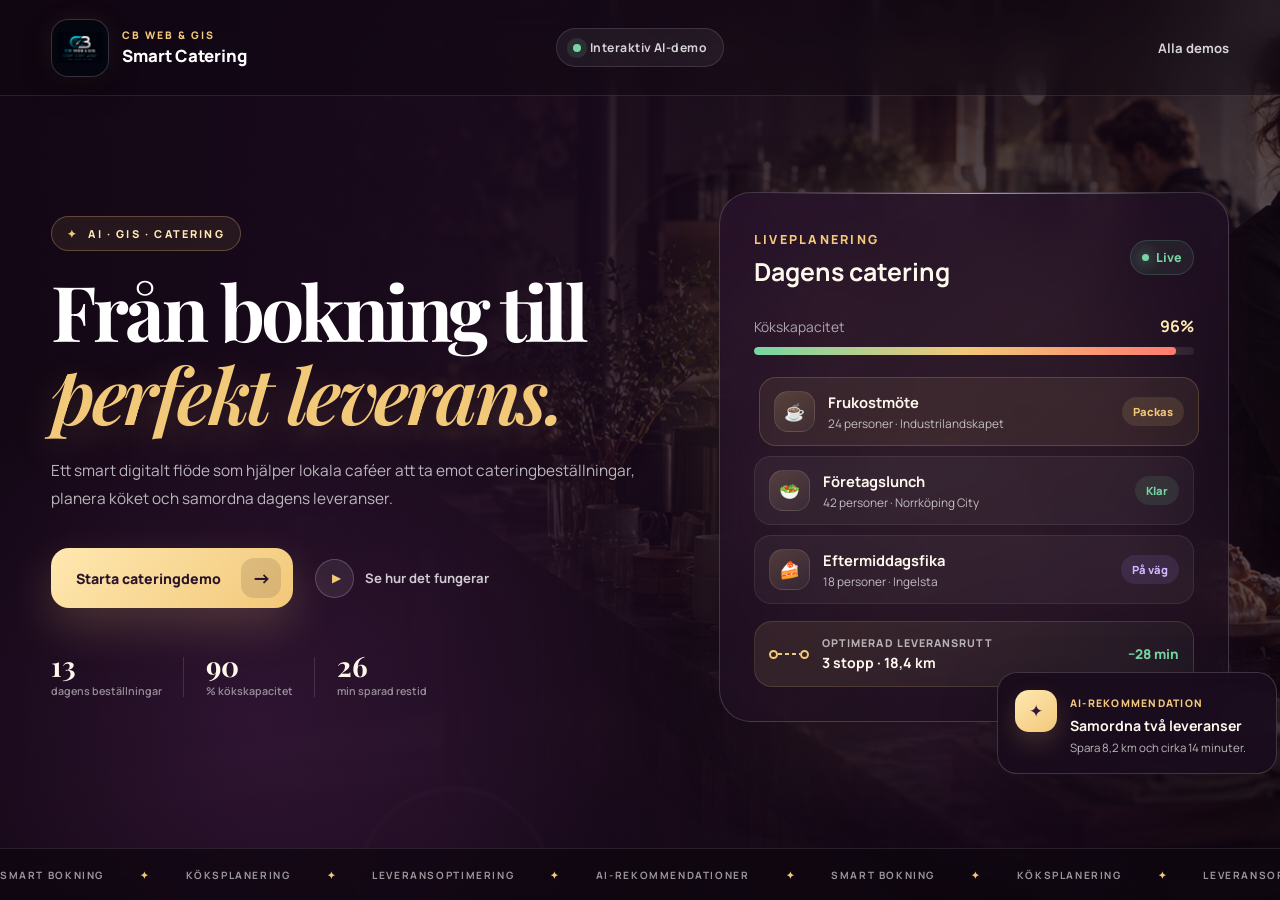
<file: cafe-catering/index.html>
<!DOCTYPE html>
<html lang="sv">
<head>
    <meta charset="UTF-8">

    <meta name="viewport"
          content="width=device-width, initial-scale=1.0">

    <title>Smart Cateringplanering | CB Web & GIS</title>

    <meta name="description"
          content="Modern AI- och GIS-demo för cateringbokning, orderplanering och smart leverans. Alla uppgifter är simulerade.">

    <link rel="preconnect"
          href="https://fonts.googleapis.com">

    <link rel="preconnect"
          href="https://fonts.gstatic.com"
          crossorigin>

    <link href="https://fonts.googleapis.com/css2?family=Manrope:wght@400;500;600;700;800&family=Playfair+Display:wght@600;700&display=swap"
          rel="stylesheet">

    <link rel="stylesheet" href="style.css">
</head>

<body>

<div class="experience">

    <!-- BACKGROUND SLIDESHOW -->

    <div class="hero-background" aria-hidden="true">

        <div class="hero-slide hero-slide--one active"></div>
        <div class="hero-slide hero-slide--two"></div>
        <div class="hero-slide hero-slide--three"></div>

        <div class="hero-overlay"></div>
        <div class="hero-light"></div>

    </div>


    <!-- DECORATIVE ELEMENTS -->

    <div class="decor decor--one"></div>
    <div class="decor decor--two"></div>
    <div class="decor decor--three"></div>


    <!-- HEADER -->

    <header class="hero-header">

        <a href="../index.html"
           class="brand">

            <span class="brand-logo">
                <img src="cbwebgis-logo.png"
                     alt="CB Web & GIS logotyp">
            </span>

            <span class="brand-copy">
                <small>CB WEB & GIS</small>
                <strong>Smart Catering</strong>
            </span>

        </a>

        <div class="header-status">
            <span class="status-dot"></span>
            Interaktiv AI-demo
        </div>

        <a href="../index.html"
           class="back-link">
            Alla demos
        </a>

    </header>


    <!-- MAIN HERO -->

    <main class="hero-content">

        <section class="hero-copy">

            <div class="eyebrow">
                <span>✦</span>
                AI · GIS · CATERING
            </div>

            <h1>
                Från bokning till
                <em>perfekt leverans.</em>
            </h1>

            <p class="hero-description">
                Ett smart digitalt flöde som hjälper lokala caféer
                att ta emot cateringbeställningar, planera köket
                och samordna dagens leveranser.
            </p>

            <div class="hero-actions">

                <button class="primary-action"
                        id="open-demo-btn"
                        type="button">

                    <span>Starta cateringdemo</span>

                    <i aria-hidden="true">→</i>

                </button>

                <button class="video-action"
                        id="show-process-btn"
                        type="button">

                    <span class="play-icon">▶</span>

                    Se hur det fungerar

                </button>

            </div>

            <div class="hero-metrics">

                <div class="metric">
                    <strong data-value="14">0</strong>
                    <span>dagens beställningar</span>
                </div>

                <div class="metric">
                    <strong data-value="96">0</strong>
                    <span>% kökskapacitet</span>
                </div>

                <div class="metric">
                    <strong data-value="28">0</strong>
                    <span>min sparad restid</span>
                </div>

            </div>

        </section>


        <!-- FLOATING DEMO PREVIEW -->

        <section class="planning-preview"
                 aria-label="Förhandsvisning av cateringplanering">

            <div class="preview-glow"></div>

            <div class="preview-card">

                <div class="preview-heading">

                    <div>
                        <span>LIVEPLANERING</span>
                        <h2>Dagens catering</h2>
                    </div>

                    <div class="live-indicator">
                        <i></i>
                        Live
                    </div>

                </div>

                <div class="capacity-block">

                    <div class="capacity-heading">
                        <span>Kökskapacitet</span>
                        <strong>96%</strong>
                    </div>

                    <div class="capacity-track">
                        <span></span>
                    </div>

                </div>

                <div class="order-list">

                    <article class="order-row order-row--active">

                        <span class="order-icon">☕</span>

                        <div>
                            <strong>Frukostmöte</strong>
                            <small>24 personer · Industrilandskapet</small>
                        </div>

                        <span class="order-status">
                            Packas
                        </span>

                    </article>

                    <article class="order-row">

                        <span class="order-icon">🥗</span>

                        <div>
                            <strong>Företagslunch</strong>
                            <small>42 personer · Norrköping City</small>
                        </div>

                        <span class="order-status order-status--ready">
                            Klar
                        </span>

                    </article>

                    <article class="order-row">

                        <span class="order-icon">🍰</span>

                        <div>
                            <strong>Eftermiddagsfika</strong>
                            <small>18 personer · Ingelsta</small>
                        </div>

                        <span class="order-status order-status--route">
                            På väg
                        </span>

                    </article>

                </div>

                <div class="route-summary">

                    <div class="route-symbol">
                        <span></span>
                        <i></i>
                        <span></span>
                    </div>

                    <div>
                        <small>OPTIMERAD LEVERANSRUTT</small>
                        <strong>3 stopp · 18,4 km</strong>
                    </div>

                    <span class="route-saving">
                        −28 min
                    </span>

                </div>

            </div>


            <!-- SMALL FLOATING CARD -->

            <div class="ai-float-card">

                <span class="ai-float-icon">✦</span>

                <div>
                    <small>AI-REKOMMENDATION</small>
                    <strong>Samordna två leveranser</strong>
                    <p>Spara 8,2 km och cirka 14 minuter.</p>
                </div>

            </div>

        </section>

    </main>


    <!-- BOTTOM TICKER -->

    <div class="bottom-ticker">

        <div class="ticker-track">

            <span>Smart bokning</span>
            <i>✦</i>

            <span>Köksplanering</span>
            <i>✦</i>

            <span>Leveransoptimering</span>
            <i>✦</i>

            <span>AI-rekommendationer</span>
            <i>✦</i>

            <span>Smart bokning</span>
            <i>✦</i>

            <span>Köksplanering</span>
            <i>✦</i>

            <span>Leveransoptimering</span>
            <i>✦</i>

        </div>

    </div>

</div>


<!-- BOOKING DRAWER -->

<div class="demo-drawer"
     id="demo-drawer"
     aria-hidden="true">

    <div class="drawer-backdrop"
         id="drawer-backdrop"></div>

    <section class="drawer-panel"
             role="dialog"
             aria-modal="true"
             aria-labelledby="drawer-title">

        <button class="drawer-close"
                id="drawer-close"
                type="button"
                aria-label="Stäng">
            ×
        </button>

        <span class="drawer-eyebrow">
            NY CATERINGBESTÄLLNING
        </span>

        <h2 id="drawer-title">
            Vad vill du beställa?
        </h2>

        <p>
            Skapa en simulerad cateringbokning och se hur
            systemet planerar kapacitet och leverans.
        </p>

        <form id="catering-form">

            <label for="customer-name">
                Företag eller kund
            </label>

            <input id="customer-name"
                   type="text"
                   placeholder="Exempel: Nordic Tech AB"
                   required>

            <div class="form-grid">

                <div>
                    <label for="event-type">
                        Typ av catering
                    </label>

                    <select id="event-type">
                        <option>Frukostmöte</option>
                        <option>Företagslunch</option>
                        <option>Eftermiddagsfika</option>
                        <option>Fest och evenemang</option>
                    </select>
                </div>

                <div>
                    <label for="guest-count">
                        Antal personer
                    </label>

                    <input id="guest-count"
                           type="number"
                           min="5"
                           value="20">
                </div>

            </div>

            <label for="delivery-area">
                Leveransområde
            </label>

            <select id="delivery-area">
                <option>Norrköping City</option>
                <option>Industrilandskapet</option>
                <option>Ingelsta</option>
                <option>Hageby</option>
                <option>Åby</option>
            </select>

            <button class="drawer-submit"
                    type="submit">
                Planera min beställning
                <span>→</span>
            </button>

        </form>

        <div class="booking-result"
             id="booking-result"></div>

    </section>

</div>


<script src="script.js"></script>

</body>
</html>
</file>
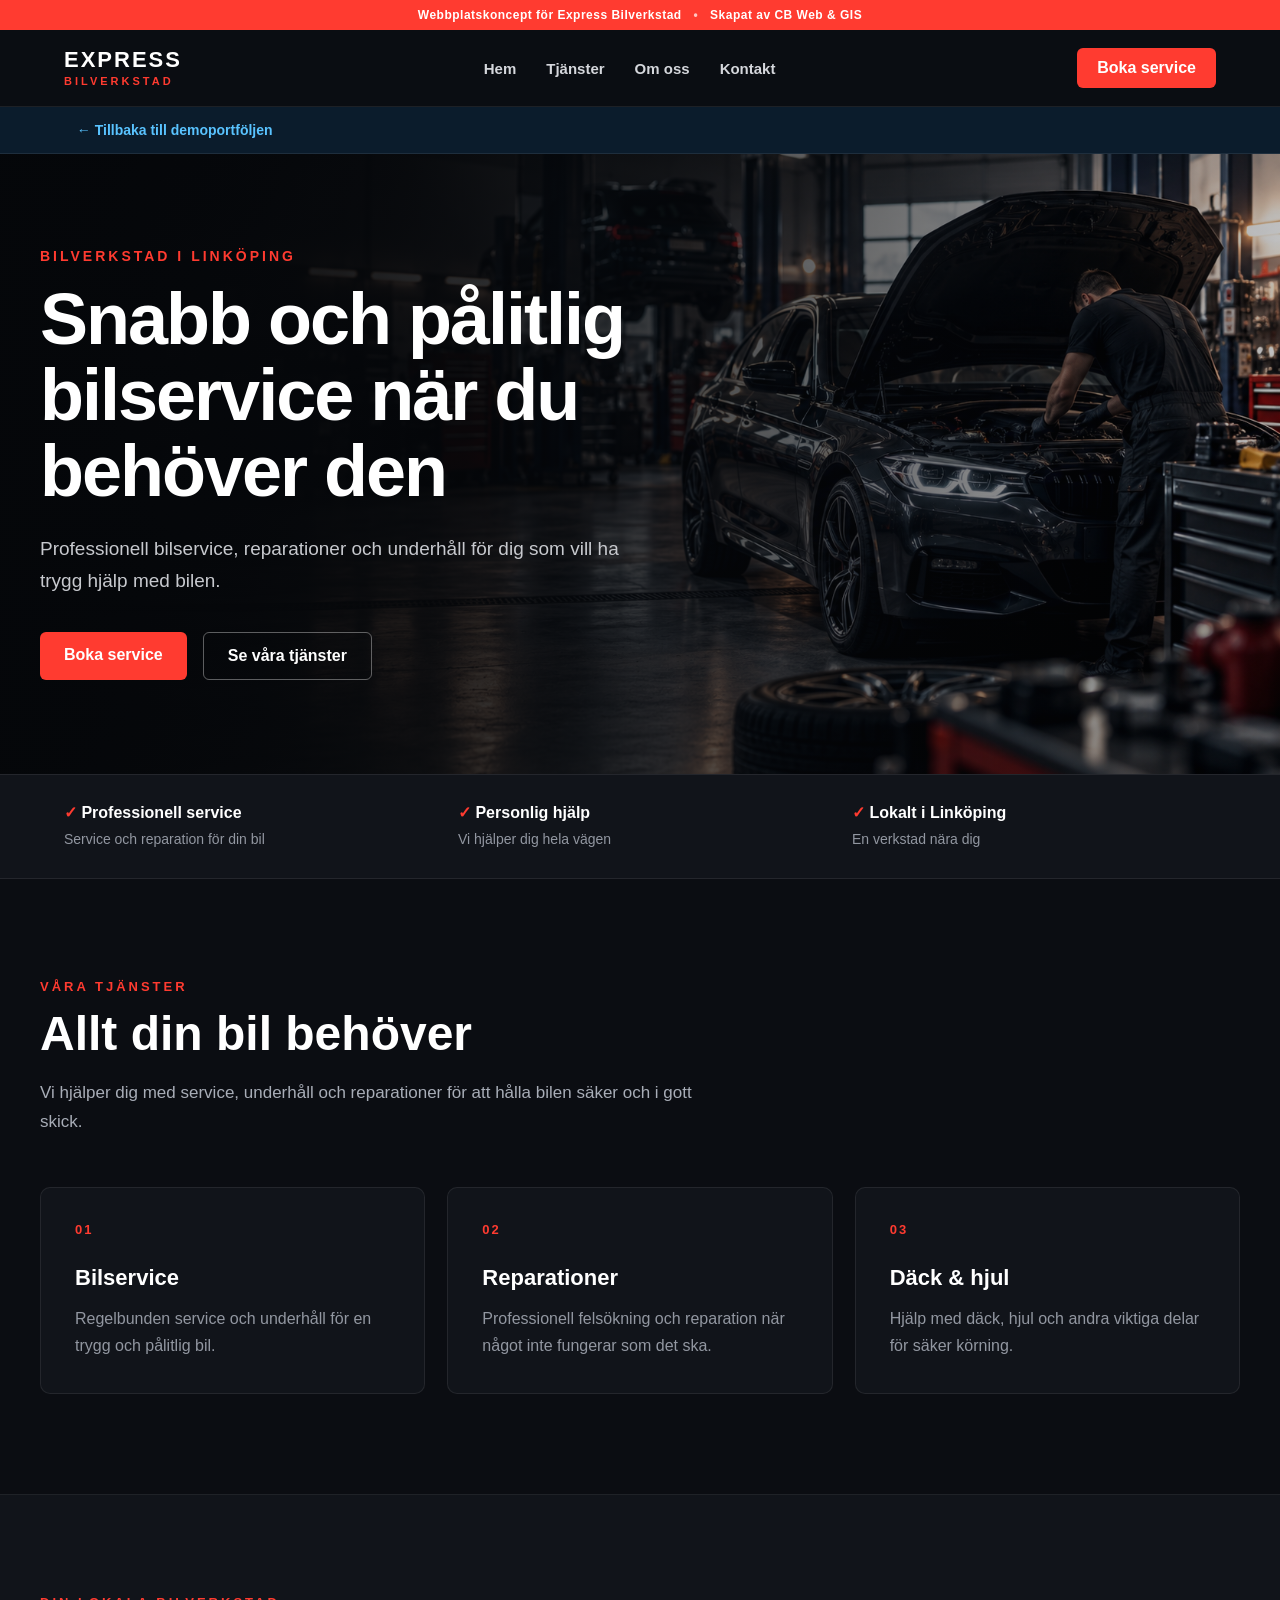
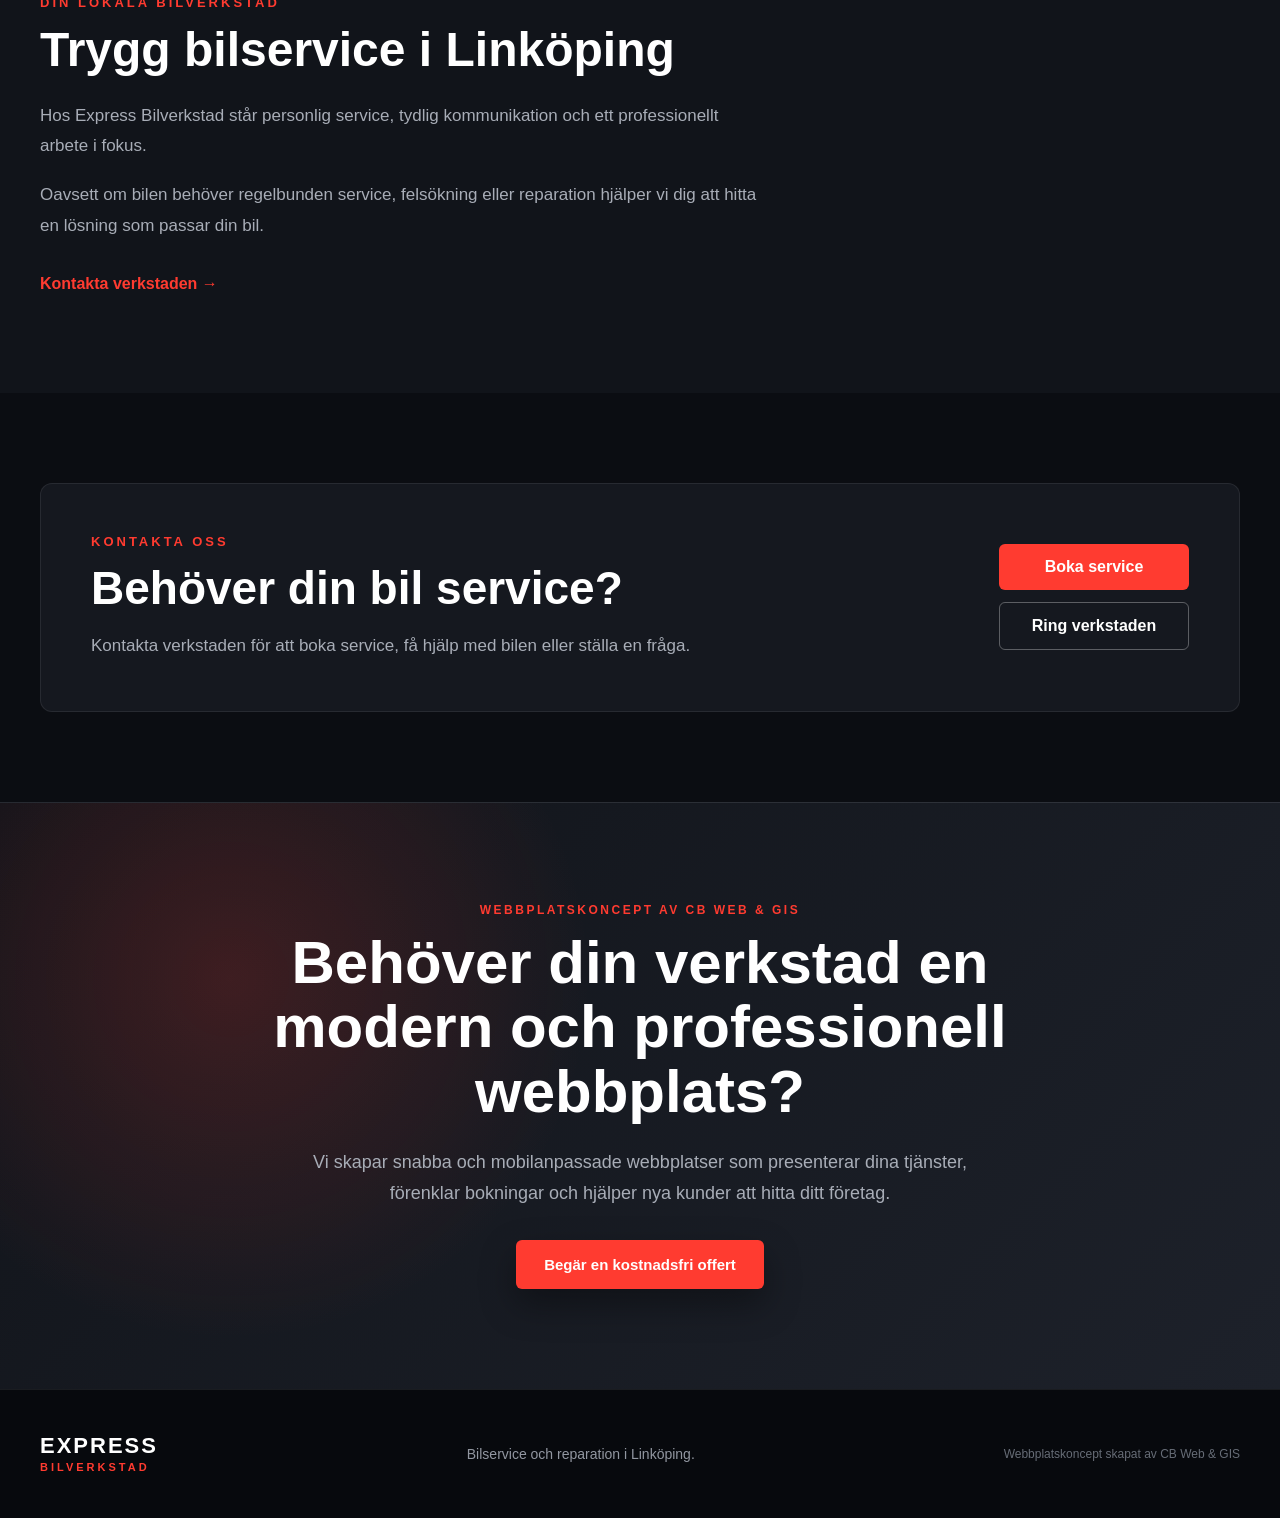
<file: express-bilverkstad/index.html>
<!DOCTYPE html>
<html lang="sv">

<head>
    <meta charset="UTF-8">
    <meta name="viewport" content="width=device-width, initial-scale=1.0">
    <link rel="stylesheet" href="style.css">

    <title>Express Bilverkstad | Webbplatskoncept</title>
</head>

<body>
    <div class="demo-banner">
    Webbplatskoncept för Express Bilverkstad
    <span>•</span>
    Skapat av CB Web & GIS
</div>

   <header class="site-header">

    <div class="navbar">

        <a href="#" class="brand">
            <span class="brand-main">EXPRESS</span>
            <span class="brand-sub">BILVERKSTAD</span>
        </a>

        <nav>
            <a href="#home">Hem</a>
            <a href="#services">Tjänster</a>
            <a href="#about">Om oss</a>
            <a href="#contact">Kontakt</a>
        </nav>

        <a href="#contact" class="nav-cta">
            Boka service
        </a>

    </div>

</header>

<div class="demo-back-bar">

    <a href="../index.html" class="back-to-portfolio">
        ← Tillbaka till demoportföljen
    </a>

</div>

<main>

    <section class="hero" id="home">

        <div class="hero-content">

            <p class="hero-label">
                BILVERKSTAD I LINKÖPING
            </p>

            <h1>
                Snabb och pålitlig bilservice
                när du behöver den
            </h1>

            <p class="hero-text">
                Professionell bilservice, reparationer och underhåll
                för dig som vill ha trygg hjälp med bilen.
            </p>

            <div class="hero-actions">

                <a href="#contact" class="hero-primary">
                    Boka service
                </a>

                <a href="#services" class="hero-secondary">
                    Se våra tjänster
                </a>

            </div>

        </div>

    </section>
<section class="trust-strip">

    <div class="trust-container">

        <div class="trust-item">
            <strong>✓ Professionell service</strong>
            <span>Service och reparation för din bil</span>
        </div>

        <div class="trust-item">
            <strong>✓ Personlig hjälp</strong>
            <span>Vi hjälper dig hela vägen</span>
        </div>

        <div class="trust-item">
            <strong>✓ Lokalt i Linköping</strong>
            <span>En verkstad nära dig</span>
        </div>

    </div>

</section>
        <section class="services-section" id="services">

    <div class="services-container">

        <div class="section-heading">

            <p class="section-label">
                VÅRA TJÄNSTER
            </p>

            <h2>
                Allt din bil behöver
            </h2>

            <p>
                Vi hjälper dig med service, underhåll och reparationer
                för att hålla bilen säker och i gott skick.
            </p>

        </div>

        <div class="services-grid">

            <article class="service-card">
                <span class="service-number">01</span>
                <h3>Bilservice</h3>
                <p>
                    Regelbunden service och underhåll för en trygg
                    och pålitlig bil.
                </p>
            </article>

            <article class="service-card">
                <span class="service-number">02</span>
                <h3>Reparationer</h3>
                <p>
                    Professionell felsökning och reparation när
                    något inte fungerar som det ska.
                </p>
            </article>

            <article class="service-card">
                <span class="service-number">03</span>
                <h3>Däck & hjul</h3>
                <p>
                    Hjälp med däck, hjul och andra viktiga delar
                    för säker körning.
                </p>
            </article>

        </div>

    </div>

</section>
        <section class="about-section" id="about">

    <div class="about-container">

        <div class="about-content">

            <p class="section-label">
                DIN LOKALA BILVERKSTAD
            </p>

            <h2>
                Trygg bilservice i Linköping
            </h2>

            <p>
                Hos Express Bilverkstad står personlig service,
                tydlig kommunikation och ett professionellt arbete
                i fokus.
            </p>

            <p>
                Oavsett om bilen behöver regelbunden service,
                felsökning eller reparation hjälper vi dig att
                hitta en lösning som passar din bil.
            </p>

            <a href="#contact" class="about-link">
                Kontakta verkstaden →
            </a>

        </div>

    </div>

</section>
        <section class="contact-section" id="contact">

    <div class="contact-container">

        <div class="contact-content">

            <p class="section-label">
                KONTAKTA OSS
            </p>

            <h2>
                Behöver din bil service?
            </h2>

            <p>
                Kontakta verkstaden för att boka service,
                få hjälp med bilen eller ställa en fråga.
            </p>

        </div>

        <div class="contact-actions">

            <a href="#" class="contact-primary">
                Boka service
            </a>

            <a href="#" class="contact-secondary">
                Ring verkstaden
            </a>

        </div>

    </div>

</section>
    <!-- CB WEB & GIS CTA -->

<section class="demo-sales-cta">

    <div class="demo-sales-cta-content">

        <p class="demo-sales-label">
            WEBBPLATSKONCEPT AV CB WEB & GIS
        </p>

        <h2>
            Behöver din verkstad en modern
            och professionell webbplats?
        </h2>

        <p class="demo-sales-text">
            Vi skapar snabba och mobilanpassade webbplatser
            som presenterar dina tjänster, förenklar bokningar
            och hjälper nya kunder att hitta ditt företag.
        </p>

        <a
            href="https://cbwebgis.se/sv/contact/#contact-form"
            class="demo-sales-btn"
            target="_blank"
            rel="noopener noreferrer"
        >
            Begär en kostnadsfri offert
        </a>

    </div>

</section>
</main>
<footer class="site-footer">

    <div class="footer-container">

        <div class="footer-brand">
            <span class="brand-main">EXPRESS</span>
            <span class="brand-sub">BILVERKSTAD</span>
        </div>

        <p>
            Bilservice och reparation i Linköping.
        </p>

        <p class="demo-note">
            Webbplatskoncept skapat av CB Web & GIS
        </p>

    </div>

</footer>
</body>

</html>
</file>
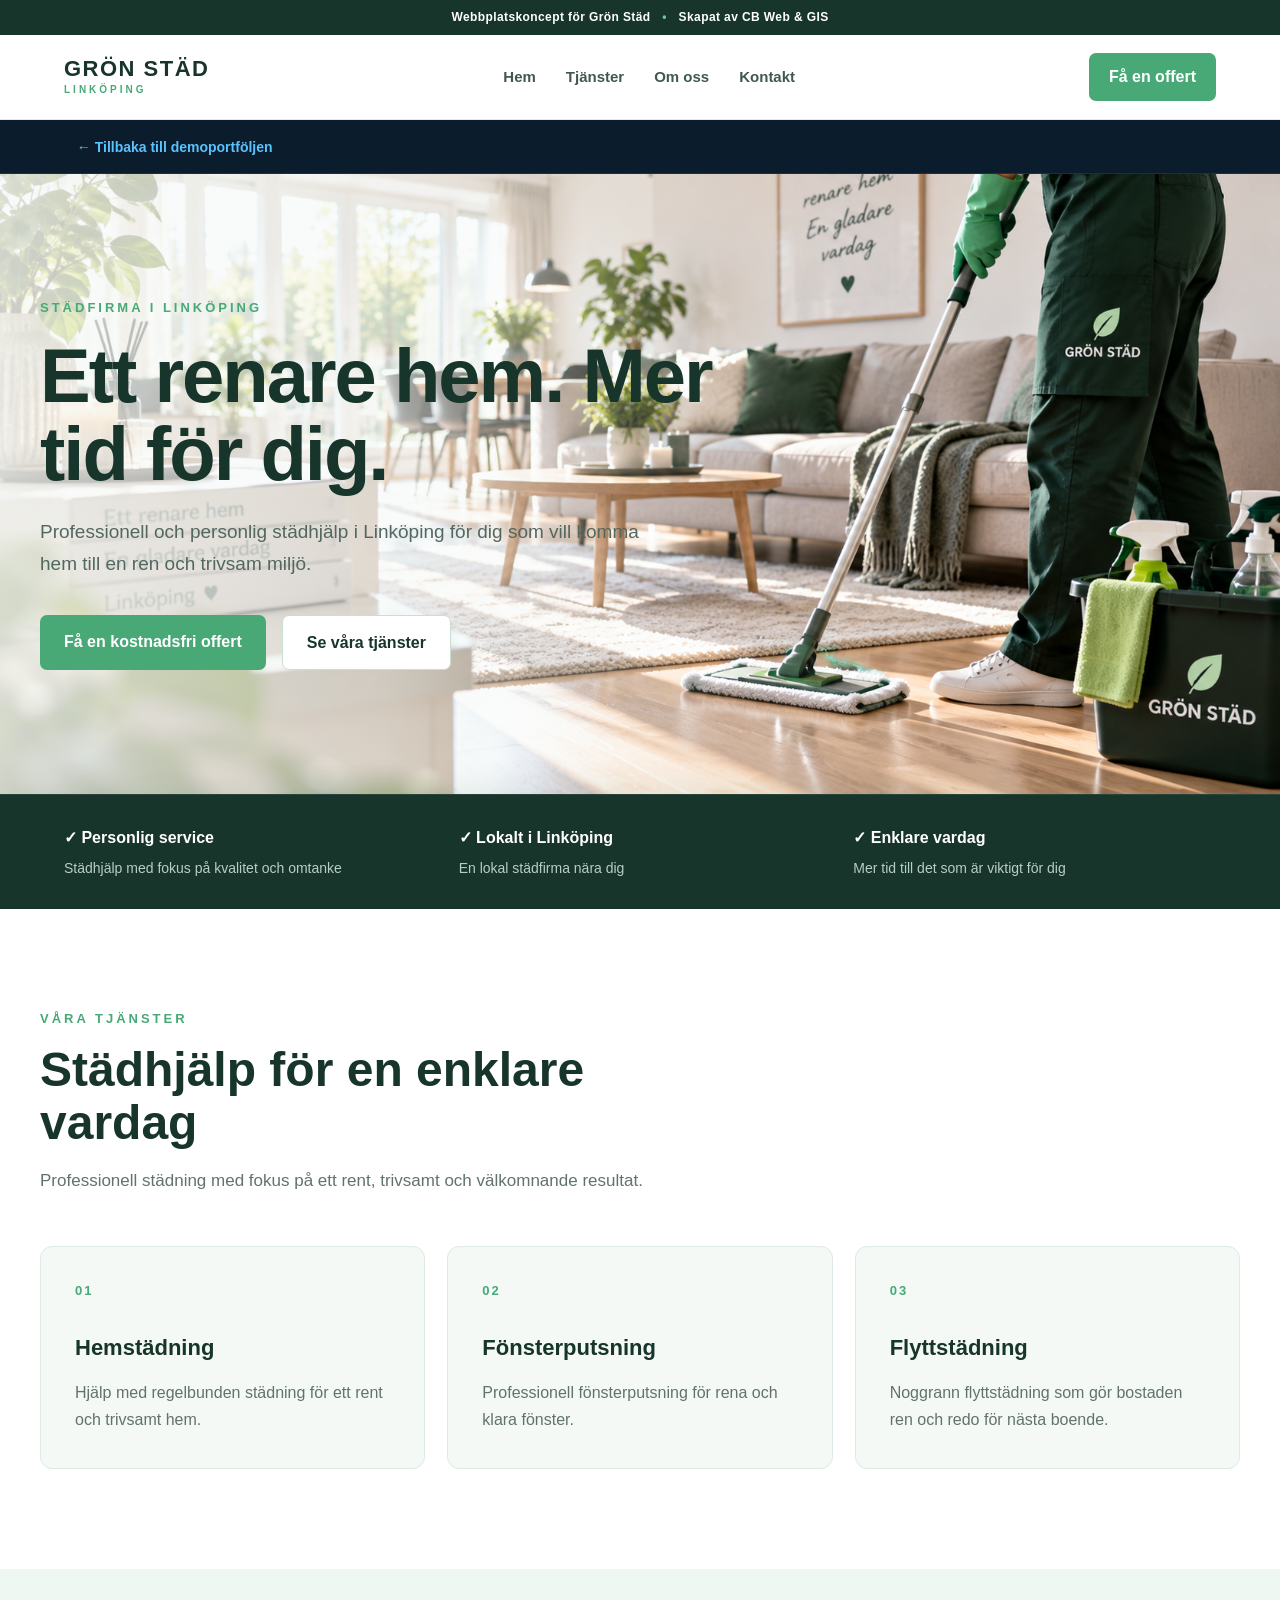
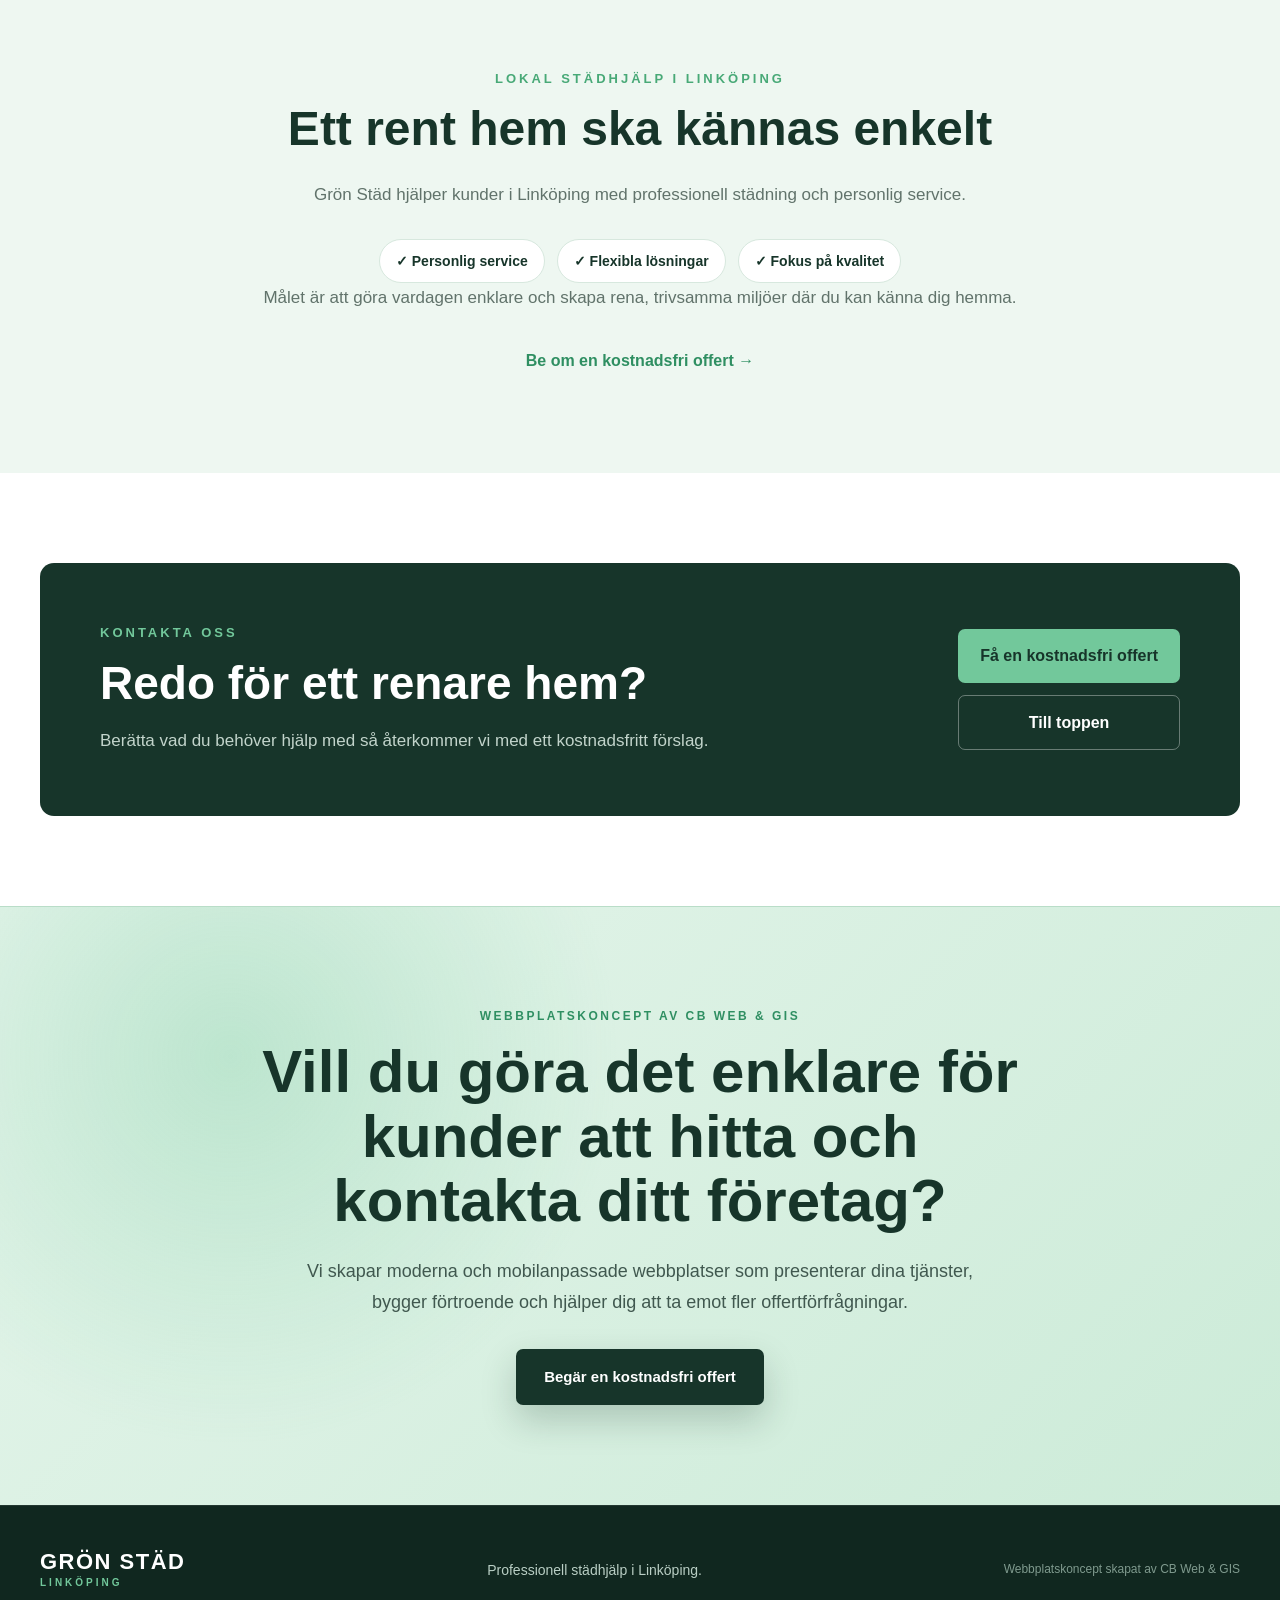
<file: gron-stad/index.html>
<!DOCTYPE html>
<html lang="sv">

<head>

    <meta charset="UTF-8">

    <meta name="viewport"
          content="width=device-width, initial-scale=1.0">

    <title>Grön Städ | Webbplatskoncept</title>

    <link rel="stylesheet" href="style.css">

</head>

<body>

    <div class="demo-banner">
        Webbplatskoncept för Grön Städ
        <span>•</span>
        Skapat av CB Web & GIS
    </div>
    <header class="site-header">

    <div class="navbar">

        <a href="#home" class="brand">
            <span class="brand-main">GRÖN STÄD</span>
            <span class="brand-sub">LINKÖPING</span>
        </a>

        <nav>
            <a href="#home">Hem</a>
            <a href="#services">Tjänster</a>
            <a href="#about">Om oss</a>
            <a href="#contact">Kontakt</a>
        </nav>

        <a href="#contact" class="nav-cta">
            Få en offert
        </a>

    </div>

</header>

<div class="demo-back-bar">

    <a href="../index.html" class="back-to-portfolio">
        ← Tillbaka till demoportföljen
    </a>

</div>

<main>

    <section class="hero" id="home">

        <div class="hero-content">

            <p class="hero-label">
                STÄDFIRMA I LINKÖPING
            </p>

            <h1>
                Ett renare hem.
                Mer tid för dig.
            </h1>

            <p class="hero-text">
                Professionell och personlig städhjälp i Linköping
                för dig som vill komma hem till en ren och trivsam miljö.
            </p>

            <div class="hero-actions">

                <a href="#contact" class="hero-primary">
                    Få en kostnadsfri offert
                </a>

                <a href="#services" class="hero-secondary">
                    Se våra tjänster
                </a>

            </div>

        </div>

    </section>
<section class="trust-strip">

    <div class="trust-container">

        <div class="trust-item">
            <strong>✓ Personlig service</strong>
            <span>Städhjälp med fokus på kvalitet och omtanke</span>
        </div>

        <div class="trust-item">
            <strong>✓ Lokalt i Linköping</strong>
            <span>En lokal städfirma nära dig</span>
        </div>

        <div class="trust-item">
            <strong>✓ Enklare vardag</strong>
            <span>Mer tid till det som är viktigt för dig</span>
        </div>

    </div>

</section>
        <section class="services-section" id="services">

    <div class="services-container">

        <div class="section-heading">

            <p class="section-label">
                VÅRA TJÄNSTER
            </p>

            <h2>
                Städhjälp för en enklare vardag
            </h2>

            <p>
                Professionell städning med fokus på ett rent,
                trivsamt och välkomnande resultat.
            </p>

        </div>

        <div class="services-grid">

            <article class="service-card">
                <span class="service-number">01</span>
                <h3>Hemstädning</h3>
                <p>
                    Hjälp med regelbunden städning för ett rent
                    och trivsamt hem.
                </p>
            </article>

            <article class="service-card">
                <span class="service-number">02</span>
                <h3>Fönsterputsning</h3>
                <p>
                    Professionell fönsterputsning för rena och
                    klara fönster.
                </p>
            </article>

            <article class="service-card">
                <span class="service-number">03</span>
              <h3>Flyttstädning</h3>
              <p>
    Noggrann flyttstädning som gör bostaden ren och redo för nästa boende.
</p>
            </article>

        </div>

    </div>

</section>
        <section class="about-section" id="about">

    <div class="about-container">

        <div class="about-content">

            <p class="section-label">
                LOKAL STÄDHJÄLP I LINKÖPING
            </p>

            <h2>
                Ett rent hem ska kännas enkelt
            </h2>

            <p>
                Grön Städ hjälper kunder i Linköping med
                professionell städning och personlig service.
            </p>
            <div class="about-benefits">
    <span>✓ Personlig service</span>
    <span>✓ Flexibla lösningar</span>
    <span>✓ Fokus på kvalitet</span>
</div>

            <p>
                Målet är att göra vardagen enklare och skapa
                rena, trivsamma miljöer där du kan känna dig hemma.
            </p>

            <a href="#contact" class="about-link">
                Be om en kostnadsfri offert →
            </a>

        </div>

    </div>

</section>
      <section class="contact-section" id="contact">

    <div class="contact-container">

        <div class="contact-content">

            <p class="section-label">
                KONTAKTA OSS
            </p>

         <h2>
    Redo för ett renare hem?
</h2>

         <p>
    Berätta vad du behöver hjälp med så återkommer vi med ett kostnadsfritt förslag.
</p>
        </div>

        <div class="contact-actions">

           <a href="#contact" class="contact-primary">
    Få en kostnadsfri offert
</a>

         <a href="#home" class="contact-secondary">
    Till toppen
</a>

        </div>

    </div>

</section>  
    <!-- CB WEB & GIS CTA -->

<section class="demo-sales-cta">

    <div class="demo-sales-cta-content">

        <p class="demo-sales-label">
            WEBBPLATSKONCEPT AV CB WEB & GIS
        </p>

        <h2>
            Vill du göra det enklare för kunder
            att hitta och kontakta ditt företag?
        </h2>

        <p class="demo-sales-text">
            Vi skapar moderna och mobilanpassade webbplatser
            som presenterar dina tjänster, bygger förtroende
            och hjälper dig att ta emot fler offertförfrågningar.
        </p>

        <a
            href="https://cbwebgis.se/sv/contact/#contact-form"
            class="demo-sales-btn"
            target="_blank"
            rel="noopener noreferrer"
        >
            Begär en kostnadsfri offert
        </a>

    </div>

</section>
    
</main>
<footer class="site-footer">

    <div class="footer-container">

        <div class="footer-brand">
            <span class="brand-main">GRÖN STÄD</span>
            <span class="brand-sub">LINKÖPING</span>
        </div>

        <p>
            Professionell städhjälp i Linköping.
        </p>

        <p class="demo-note">
            Webbplatskoncept skapat av CB Web & GIS
        </p>

    </div>

</footer>
</body>

</html>
</file>
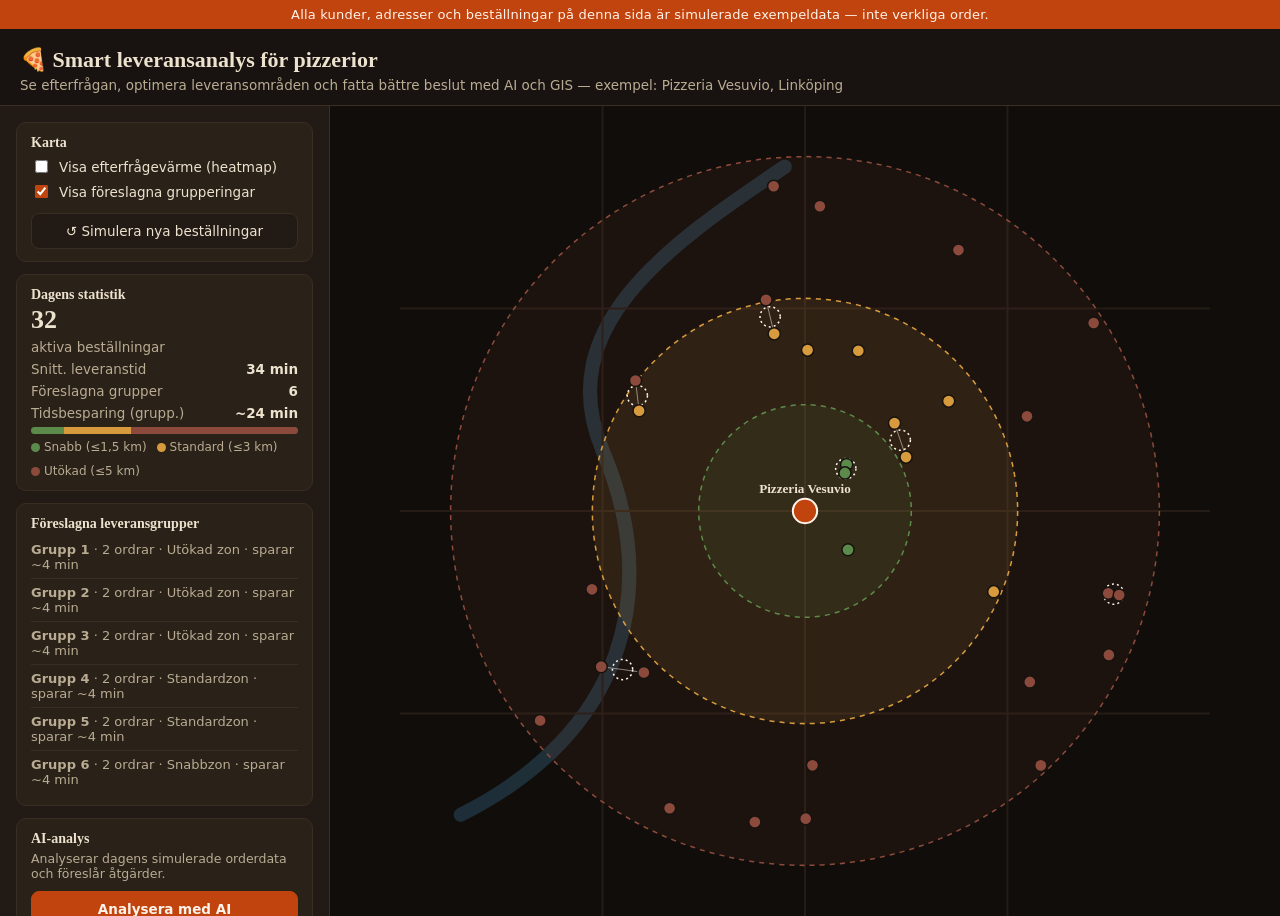
<file: pizzeria-delivery/index.html>
<!DOCTYPE html>
<html lang="sv">
<head>
<meta charset="UTF-8">
<meta name="viewport" content="width=device-width, initial-scale=1, viewport-fit=cover">
<title>Smart leveransanalys för pizzerior</title>
<style>
:root{
  --ink:#EDE2CE; --ink-dim:#B9AC93;
  --bg:#181310; --panel:#221B15; --panel2:#2A2118; --line:#3A2E22;
  --tomato:#C1440E; --tomato-l:#E2632B;
  --basil:#5C8A4A; --gold:#D79B3E; --rust:#8B4A3B;
  --radius:10px;
}
*{box-sizing:border-box;}
html,body{margin:0;padding:0;height:100%;background:var(--bg);}
body{
  font-family:system-ui,-apple-system,"Segoe UI",Roboto,sans-serif;
  color:var(--ink);
  padding-top:env(safe-area-inset-top,0px);
  padding-bottom:env(safe-area-inset-bottom,0px);
  overflow-x:hidden;
}
h1,h2,h3{font-family:Georgia,"Times New Roman",serif;font-weight:600;margin:0 0 4px;}
.notice{
  background:var(--tomato); color:#FFF3EA; font-size:13px; text-align:center;
  padding:7px 14px; letter-spacing:.2px;
}
header{padding:18px 20px 12px;border-bottom:1px solid var(--line);}
header h1{font-size:22px;color:var(--ink);}
header p{margin:0;color:var(--ink-dim);font-size:13.5px;}
.layout{display:flex;min-height:calc(100vh - 90px);}
.sidebar{
  width:330px; flex-shrink:0; background:var(--panel); border-right:1px solid var(--line);
  padding:16px; overflow-y:auto; max-height:calc(100vh - 90px);
}
.main{flex:1; position:relative; background:#100D0A; min-height:520px;}
#mapwrap{position:absolute; inset:0;}
svg{width:100%; height:100%; display:block;}
canvas#heat{position:absolute; inset:0; pointer-events:none; opacity:0; transition:opacity .35s;}
canvas#heat.on{opacity:.85;}

.card{background:var(--panel2); border:1px solid var(--line); border-radius:var(--radius); padding:12px 14px; margin-bottom:12px;}
.card h3{font-size:14px; color:var(--ink);}
.row{display:flex; justify-content:space-between; align-items:center; margin:6px 0; font-size:13.5px;}
.row .lbl{color:var(--ink-dim);}
.row .val{font-weight:600;}
.stat-big{font-size:26px; font-family:Georgia,serif; font-weight:600; line-height:1;}
.zonebar{height:7px; border-radius:4px; background:var(--line); overflow:hidden; display:flex; margin-top:6px;}
.zonebar span{height:100%;}
.legend{display:flex; gap:10px; flex-wrap:wrap; font-size:12px; color:var(--ink-dim); margin-top:6px;}
.legend i{display:inline-block; width:9px; height:9px; border-radius:50%; margin-right:4px; vertical-align:middle;}

button{
  font-family:inherit; font-size:13.5px; cursor:pointer; border-radius:8px; border:1px solid var(--line);
  background:var(--panel); color:var(--ink); padding:9px 12px; width:100%; margin-top:6px;
}
button:hover{border-color:var(--tomato-l);}
button.primary{background:var(--tomato); border-color:var(--tomato); color:#FFF3EA; font-weight:600;}
button.primary:hover{background:var(--tomato-l);}
label.toggle{display:flex; align-items:center; gap:8px; font-size:13.5px; cursor:pointer; margin:6px 0;}
label.toggle input{accent-color:var(--tomato);}

#groups .grp{font-size:13px; padding:6px 0; border-top:1px solid var(--line);}
#groups .grp:first-child{border-top:none;}

#ai-status{font-size:13px; color:var(--ink-dim); min-height:18px;}
#ai-result li{margin-bottom:8px; font-size:13.5px; line-height:1.4;}
#ai-result{padding-left:18px; margin:8px 0 0;}
#ai-result strong{color:var(--tomato-l);}

.popup{
  position:absolute; background:var(--panel2); border:1px solid var(--tomato); border-radius:8px;
  padding:9px 11px; font-size:13px; max-width:190px; pointer-events:none; transform:translate(-50%,-115%);
  box-shadow:0 4px 14px rgba(0,0,0,.4);
}
.popup b{color:var(--tomato-l);}

@media (max-width:760px){
  .layout{flex-direction:column;}
  .sidebar{width:100%; max-height:none; border-right:none; border-bottom:1px solid var(--line); order:2;}
  .main{order:1; height:52vh;}
  header h1{font-size:19px;}
}
</style>
</head>
<body>
<div class="notice">Alla kunder, adresser och beställningar på denna sida är simulerade exempeldata — inte verkliga order.</div>
<header>
  <h1>🍕 Smart leveransanalys för pizzerior</h1>
  <p>Se efterfrågan, optimera leveransområden och fatta bättre beslut med AI och GIS — exempel: Pizzeria Vesuvio, Linköping</p>
</header>

<div class="layout">
  <aside class="sidebar">

    <div class="card">
      <h3>Karta</h3>
      <label class="toggle"><input type="checkbox" id="toggleHeat"> Visa efterfrågevärme (heatmap)</label>
      <label class="toggle"><input type="checkbox" id="toggleGroups" checked> Visa föreslagna grupperingar</label>
      <button id="regen">↺ Simulera nya beställningar</button>
    </div>

    <div class="card">
      <h3>Dagens statistik</h3>
      <div class="stat-big" id="statTotal">0</div>
      <div class="row"><span class="lbl">aktiva beställningar</span></div>
      <div class="row"><span class="lbl">Snitt. leveranstid</span><span class="val" id="statAvg">–</span></div>
      <div class="row"><span class="lbl">Föreslagna grupper</span><span class="val" id="statGroups">–</span></div>
      <div class="row"><span class="lbl">Tidsbesparing (grupp.)</span><span class="val" id="statSaved">–</span></div>
      <div class="zonebar" id="zonebar"></div>
      <div class="legend">
        <span><i style="background:var(--basil)"></i>Snabb (≤1,5 km)</span>
        <span><i style="background:var(--gold)"></i>Standard (≤3 km)</span>
        <span><i style="background:var(--rust)"></i>Utökad (≤5 km)</span>
      </div>
    </div>

    <div class="card">
      <h3>Föreslagna leveransgrupper</h3>
      <div id="groups" style="color:var(--ink-dim); font-size:13px;">Beräknar…</div>
    </div>

    <div class="card">
      <h3>AI-analys</h3>
      <p style="font-size:12.5px;color:var(--ink-dim);margin:0 0 4px;">Analyserar dagens simulerade orderdata och föreslår åtgärder.</p>
      <button class="primary" id="aiBtn">Analysera med AI</button>
      <div id="ai-status"></div>
      <ol id="ai-result"></ol>
    </div>

  </aside>

  <main class="main">
    <div id="mapwrap">
      <svg id="map" viewBox="0 0 800 800" preserveAspectRatio="xMidYMid meet"></svg>
      <canvas id="heat" width="800" height="800"></canvas>
    </div>
  </main>
</div>

<script>
const CFG = {
  fast:     {rKm:1.5, color:'#5C8A4A', base:12, perKm:2},
  standard: {rKm:3,   color:'#D79B3E', base:18, perKm:3},
  extended: {rKm:5,   color:'#8B4A3B', base:25, perKm:4}
};
const MAXKM = 5, PXPERKM = 70, CX = 400, CY = 400;
const STREETS = ["Storgatan","Drottninggatan","Hamngatan","Ågatan","Klostergatan",
  "Tanneforsvägen","Malmslättsvägen","Vasavägen","Djurgårdsgatan","Bergsvägen",
  "Nygatan","Repslagaregatan","Kungsgatan","Snickaregatan","Trädgårdsgatan",
  "Industrigatan","Linköpingsvägen","Ekholmsvägen","Skäggetorpsringen","Tornbyvägen"];

let orders = [], groups = [];

function kmToPx(km){ return km*PXPERKM; }
function rand(a,b){ return a + Math.random()*(b-a); }
function zoneOf(km){ return km<=CFG.fast.rKm?'fast':(km<=CFG.standard.rKm?'standard':'extended'); }

function genOrders(n){
  const list=[];
  for(let i=0;i<n;i++){
    const angle = Math.random()*Math.PI*2;
    const km = MAXKM*Math.pow(Math.random(),0.6);
    const zone = zoneOf(km);
    const c = CFG[zone];
    const est = Math.round(c.base + km*c.perKm + rand(-2,3));
    const x = CX + Math.cos(angle)*kmToPx(km);
    const y = CY + Math.sin(angle)*kmToPx(km);
    list.push({
      id:i, angle, km, zone, est, x, y,
      street: STREETS[Math.floor(Math.random()*STREETS.length)] + " " + (1+Math.floor(Math.random()*60))
    });
  }
  return list;
}

function computeGroups(list){
  const THRESH = 46; // px ~ 330m
  const used = new Array(list.length).fill(false);
  const gs = [];
  for(let i=0;i<list.length;i++){
    if(used[i]) continue;
    const cluster=[i];
    for(let j=i+1;j<list.length;j++){
      if(used[j]) continue;
      const dx=list[i].x-list[j].x, dy=list[i].y-list[j].y;
      if(Math.sqrt(dx*dx+dy*dy) < THRESH){ cluster.push(j); }
    }
    if(cluster.length>=2){
      cluster.forEach(k=>used[k]=true);
      gs.push(cluster.map(k=>list[k]));
    }
  }
  return gs;
}

const svgns = "http://www.w3.org/2000/svg";
function el(tag, attrs){
  const e = document.createElementNS(svgns, tag);
  for(const k in attrs) e.setAttribute(k, attrs[k]);
  return e;
}

function drawStreets(svg){
  const g = el('g',{opacity:0.35});
  g.appendChild(el('path',{d:"M 60 700 C 220 620, 260 480, 200 340 C 150 220, 260 140, 380 60",
    stroke:'#3A6E8C', 'stroke-width':14, fill:'none', 'stroke-linecap':'round'}));
  [ "M 0 400 H 800", "M 400 0 V 800", "M 0 200 H 800", "M 0 600 H 800",
    "M 200 0 V 800", "M 600 0 V 800" ].forEach(d=>{
    g.appendChild(el('path',{d, stroke:'#4A3A2C','stroke-width':2, fill:'none'}));
  });
  svg.appendChild(g);
}

function drawZones(svg){
  const g = el('g',{});
  ['extended','standard','fast'].forEach(z=>{
    g.appendChild(el('circle',{cx:CX,cy:CY,r:kmToPx(CFG[z].rKm),
      fill:CFG[z].color, 'fill-opacity':0.10, stroke:CFG[z].color, 'stroke-width':1.5, 'stroke-dasharray':'5 5'}));
  });
  svg.appendChild(g);
}

function drawPizzeria(svg){
  const g = el('g',{});
  g.appendChild(el('circle',{cx:CX,cy:CY,r:12,fill:'var(--tomato)',stroke:'#FFF3EA','stroke-width':2}));
  g.appendChild(el('text',{x:CX,y:CY-18,'text-anchor':'middle',fill:'#EDE2CE',
    'font-size':13,'font-family':'Georgia,serif','font-weight':'600'})).textContent='Pizzeria Vesuvio';
  svg.appendChild(g);
}

let popupEl=null;
function showPopup(o, evt){
  removePopup();
  popupEl = document.createElement('div');
  popupEl.className='popup';
  popupEl.innerHTML = `<b>${o.street}</b><br>Zon: ${zoneLabel(o.zone)}<br>Beräknad leverans: ${o.est} min`;
  const wrap = document.getElementById('mapwrap');
  wrap.appendChild(popupEl);
  positionPopup(o);
}
function positionPopup(o){
  if(!popupEl) return;
  const svg = document.getElementById('map');
  const rect = svg.getBoundingClientRect();
  const wrapRect = document.getElementById('mapwrap').getBoundingClientRect();
  const scale = rect.width/800;
  const px = rect.left - wrapRect.left + o.x*scale;
  const py = rect.top - wrapRect.top + o.y*scale;
  popupEl.style.left = px+'px';
  popupEl.style.top = py+'px';
}
function removePopup(){ if(popupEl){ popupEl.remove(); popupEl=null; } }
function zoneLabel(z){ return z==='fast'?'Snabb':(z==='standard'?'Standard':'Utökad'); }

function drawOrders(svg){
  orders.forEach(o=>{
    const c = el('circle',{cx:o.x,cy:o.y,r:6,fill:CFG[o.zone].color,stroke:'#181310','stroke-width':1.5,style:'cursor:pointer'});
    c.addEventListener('click', ()=>showPopup(o));
    svg.appendChild(c);
  });
}

function drawGroups(svg){
  if(!document.getElementById('toggleGroups').checked) return;
  groups.forEach(cluster=>{
    const cx = cluster.reduce((s,o)=>s+o.x,0)/cluster.length;
    const cy = cluster.reduce((s,o)=>s+o.y,0)/cluster.length;
    cluster.forEach(o=>{
      svg.appendChild(el('line',{x1:cx,y1:cy,x2:o.x,y2:o.y,stroke:'#FFF3EA','stroke-width':1,'stroke-opacity':0.5}));
    });
    svg.appendChild(el('circle',{cx,cy,r:10,fill:'none',stroke:'#FFF3EA','stroke-width':1.5,'stroke-dasharray':'2 3'}));
  });
}

function renderMap(){
  const svg = document.getElementById('map');
  svg.innerHTML='';
  drawStreets(svg);
  drawZones(svg);
  drawGroups(svg);
  drawOrders(svg);
  drawPizzeria(svg);
  removePopup();
}

function renderHeat(){
  const cv = document.getElementById('heat');
  const ctx = cv.getContext('2d');
  ctx.clearRect(0,0,800,800);
  ctx.globalCompositeOperation='lighter';
  orders.forEach(o=>{
    const grad = ctx.createRadialGradient(o.x,o.y,0,o.x,o.y,55);
    grad.addColorStop(0,'rgba(226,99,43,0.28)');
    grad.addColorStop(1,'rgba(226,99,43,0)');
    ctx.fillStyle=grad;
    ctx.beginPath(); ctx.arc(o.x,o.y,55,0,Math.PI*2); ctx.fill();
  });
  ctx.globalCompositeOperation='source-over';
}

function updateDashboard(){
  document.getElementById('statTotal').textContent = orders.length;
  const avg = Math.round(orders.reduce((s,o)=>s+o.est,0)/orders.length);
  document.getElementById('statAvg').textContent = avg+' min';
  document.getElementById('statGroups').textContent = groups.length;
  const saved = groups.reduce((s,g)=>s+(g.length-1)*4,0);
  document.getElementById('statSaved').textContent = '~'+saved+' min';

  const counts = {fast:0,standard:0,extended:0};
  orders.forEach(o=>counts[o.zone]++);
  const bar = document.getElementById('zonebar');
  bar.innerHTML='';
  ['fast','standard','extended'].forEach(z=>{
    const pct = 100*counts[z]/orders.length;
    const s = document.createElement('span');
    s.style.width = pct+'%'; s.style.background = CFG[z].color;
    bar.appendChild(s);
  });

  const gWrap = document.getElementById('groups');
  if(groups.length===0){
    gWrap.innerHTML = 'Inga grupperbara ordrar just nu — beställningarna ligger för utspridda.';
  } else {
    gWrap.innerHTML = groups.map((g,i)=>
      `<div class="grp"><b>Grupp ${i+1}</b> · ${g.length} ordrar · ${g[0].zone==='fast'?'Snabbzon':(g[0].zone==='standard'?'Standardzon':'Utökad zon')} · sparar ~${(g.length-1)*4} min</div>`
    ).join('');
  }
}

function runAI(){
  const btn = document.getElementById('aiBtn');
  const status = document.getElementById('ai-status');
  const result = document.getElementById('ai-result');
  result.innerHTML=''; btn.disabled=true;
  const steps = ["Analyserar orderdata…","Identifierar mönster i zonerna…","Beräknar rekommendationer…"];
  let i=0;
  const iv = setInterval(()=>{
    status.textContent = steps[i];
    i++;
    if(i>=steps.length){
      clearInterval(iv);
      status.textContent='Klar.';
      showRecommendations();
      btn.disabled=false;
    }
  },550);
}

function showRecommendations(){
  const counts = {fast:0,standard:0,extended:0};
  orders.forEach(o=>counts[o.zone]++);
  const busiest = Object.entries(counts).sort((a,b)=>b[1]-a[1])[0][0];
  const extShare = Math.round(100*counts.extended/orders.length);
  const avg = Math.round(orders.reduce((s,o)=>s+o.est,0)/orders.length);
  const saved = groups.reduce((s,g)=>s+(g.length-1)*4,0);
  const groupedOrders = groups.reduce((s,g)=>s+g.length,0);

  const recs = [];
  recs.push(`<strong>${zoneLabel(busiest)} zon</strong> har flest beställningar (${counts[busiest]} st) — överväg att schemalägga en extra förare där under högtrafik.`);
  if(groups.length>0){
    recs.push(`<strong>${groups.length} grupperingsförslag</strong> täcker ${groupedOrders} ordrar och kan spara ungefär <strong>${saved} minuter</strong> körtid om de körs samlat.`);
  } else {
    recs.push(`Inga tydliga klustringar hittades idag — beställningarna är utspridda, så grupptransport ger liten vinst just nu.`);
  }
  if(extShare>20){
    recs.push(`<strong>${extShare}%</strong> av ordrarna ligger i den utökade zonen (>3 km). Ett minimibeloppp eller en samarbetspartner för längre körningar kan hålla leveranstiden nere.`);
  } else {
    recs.push(`Endast ${extShare}% av ordrarna ligger i den utökade zonen — nuvarande zonindelning ser välbalanserad ut.`);
  }
  recs.push(`Snittleveranstiden idag är <strong>${avg} minuter</strong>. Håll koll på beställningar över ${avg+10} min — de är kandidater för prioriterad utkörning.`);

  const result = document.getElementById('ai-result');
  result.innerHTML = recs.map(r=>`<li>${r}</li>`).join('');
}

function rerenderAll(){
  groups = computeGroups(orders);
  renderMap();
  renderHeat();
  updateDashboard();
}

function init(){
  orders = genOrders(32);
  rerenderAll();

  document.getElementById('regen').addEventListener('click', ()=>{
    orders = genOrders(28 + Math.floor(Math.random()*14));
    rerenderAll();
    document.getElementById('ai-status').textContent='';
    document.getElementById('ai-result').innerHTML='';
  });
  document.getElementById('toggleHeat').addEventListener('change', e=>{
    document.getElementById('heat').classList.toggle('on', e.target.checked);
  });
  document.getElementById('toggleGroups').addEventListener('change', renderMap);
  document.getElementById('aiBtn').addEventListener('click', runAI);
  document.getElementById('mapwrap').addEventListener('click', e=>{
    if(e.target.tagName!=='circle') removePopup();
  });
}
init();
</script>
</body>
</html>
</file>
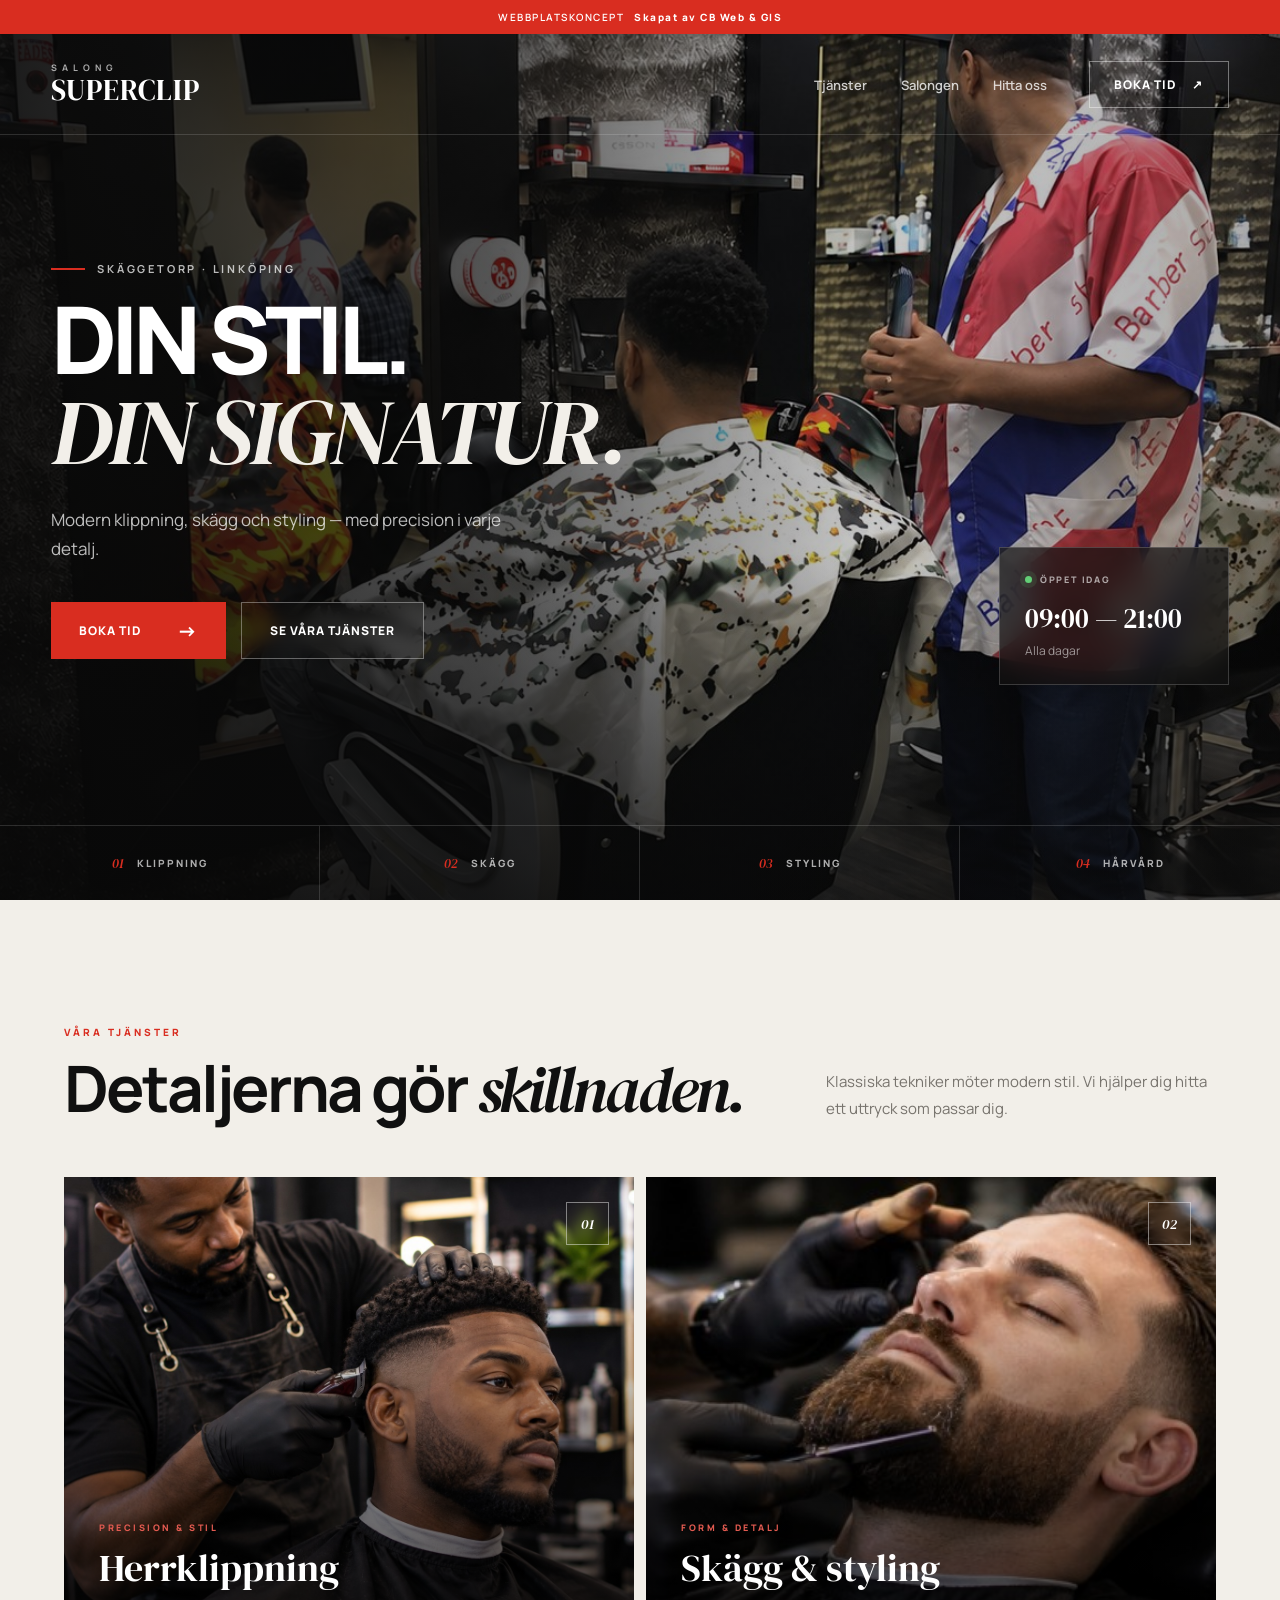
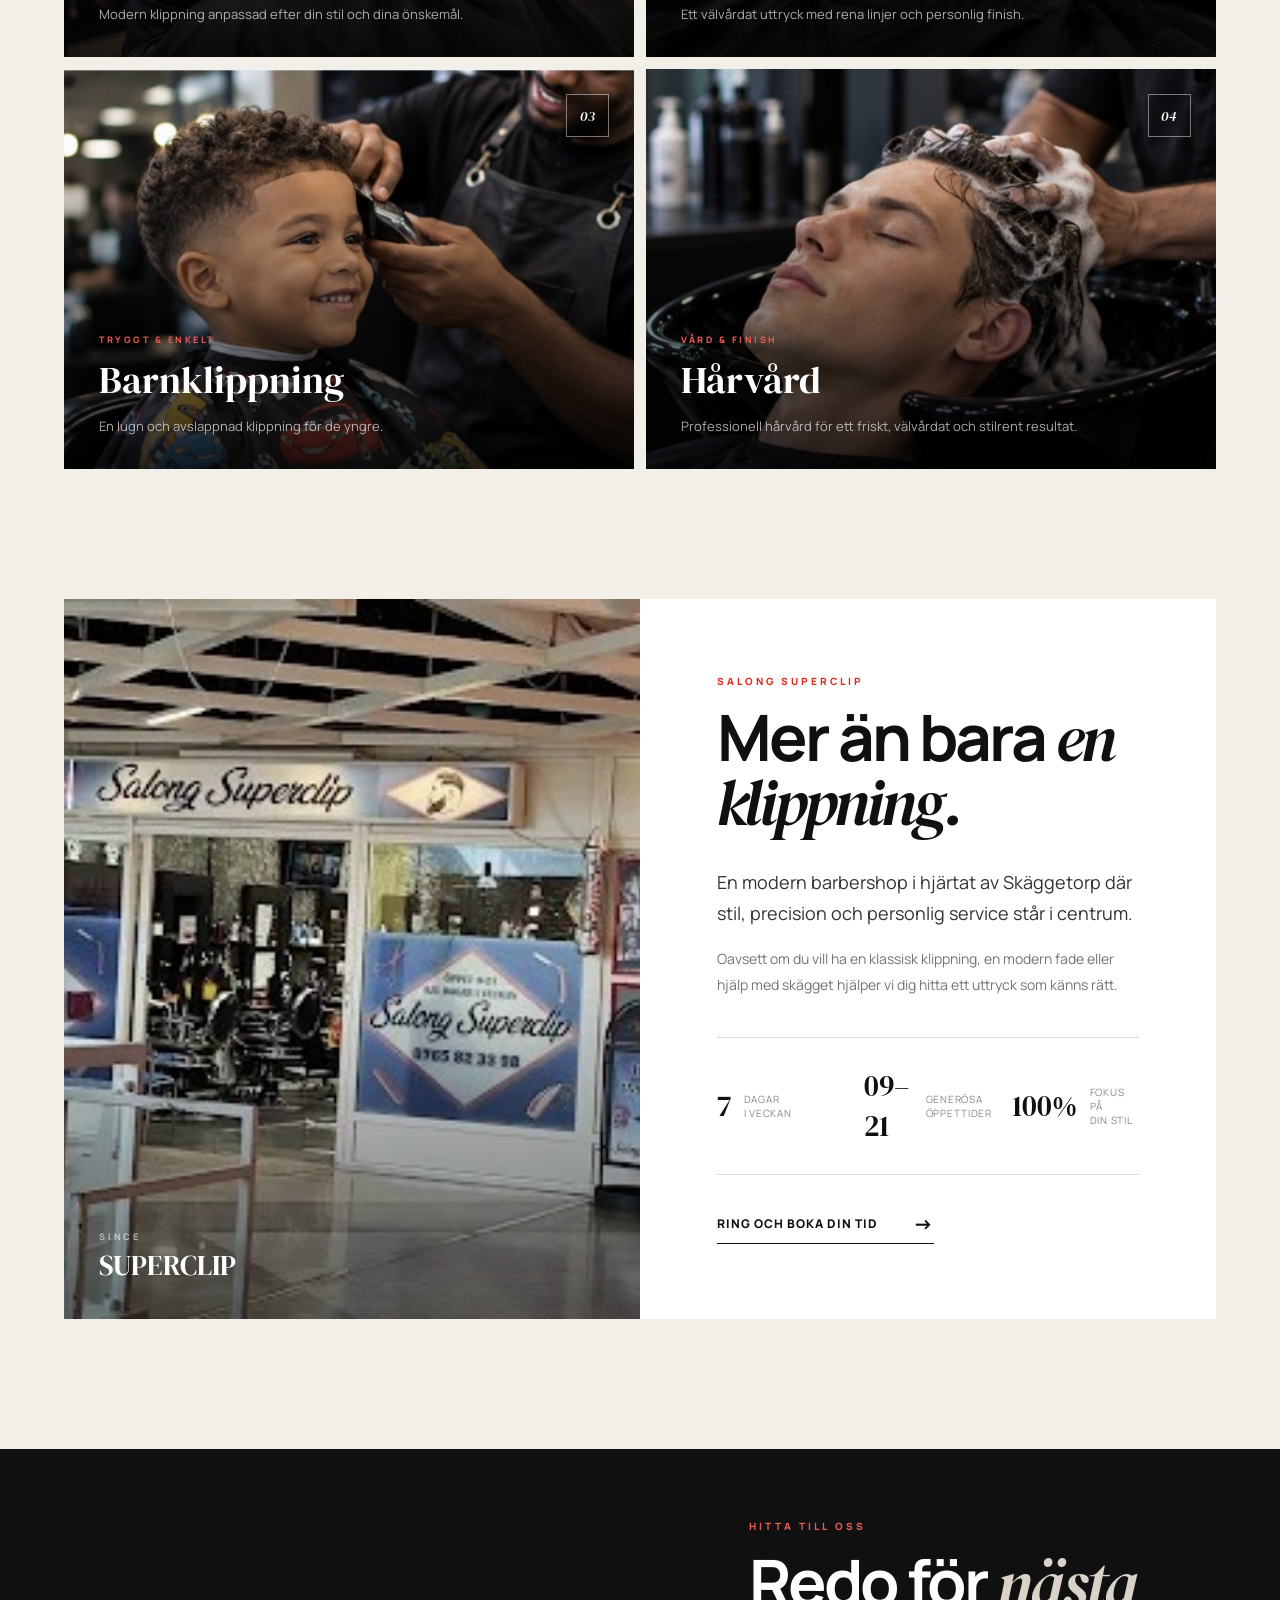
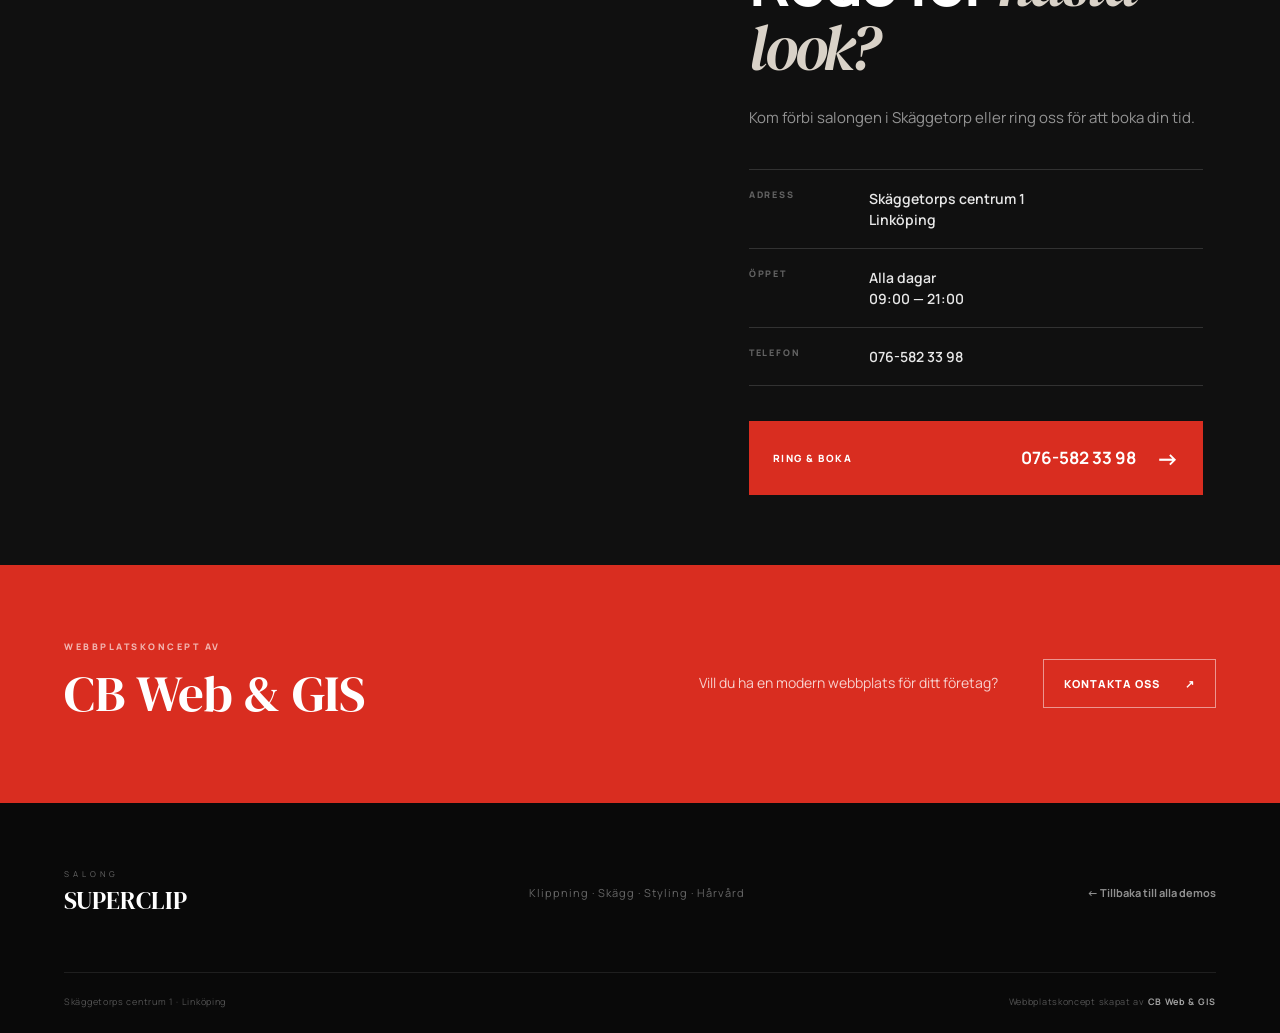
<file: superclip/index.html>
<!DOCTYPE html>
<html lang="sv">

<head>
    <meta charset="UTF-8">
    <meta name="viewport" content="width=device-width, initial-scale=1.0">

    <title>Salong Superclip | Skäggetorp Linköping</title>

    <meta
        name="description"
        content="Salong Superclip i Skäggetorp, Linköping. Modern klippning, skägg, styling och hårvård."
    >

    <!-- Google Fonts -->
    <link rel="preconnect" href="https://fonts.googleapis.com">
    <link rel="preconnect" href="https://fonts.gstatic.com" crossorigin>

    <link
        href="https://fonts.googleapis.com/css2?family=DM+Serif+Display:ital@0;1&family=Manrope:wght@400;500;600;700;800&display=swap"
        rel="stylesheet"
    >

    <link rel="stylesheet" href="style.css">
</head>


<body>


<!-- =========================================================
     DEMO NOTICE
========================================================= -->

<div class="demo-notice">
    <span>WEBBPLATSKONCEPT</span>
    <strong>Skapat av CB Web & GIS</strong>
</div>


<!-- =========================================================
     HERO
========================================================= -->

<section class="hero" id="home">

    <!-- NAVIGATION -->
    <header class="site-header">

        <nav class="navbar">

            <a href="#home" class="logo">
                <span class="logo-top">SALONG</span>
                <span class="logo-main">SUPERCLIP</span>
            </a>


            <button
                class="menu-toggle"
                id="menu-toggle"
                aria-label="Öppna meny"
                aria-expanded="false"
            >
                ☰
            </button>


            <div class="nav-right" id="nav-menu">

                <ul class="nav-links">
                    <li><a href="#services">Tjänster</a></li>
                    <li><a href="#about">Salongen</a></li>
                    <li><a href="#contact">Hitta oss</a></li>
                </ul>

                <a href="tel:0765823398" class="nav-book">
                    Boka tid
                    <span>↗</span>
                </a>

            </div>

        </nav>

    </header>


    <!-- HERO OVERLAY -->
    <div class="hero-overlay"></div>


    <!-- HERO CONTENT -->
    <div class="hero-inner">

        <div class="hero-content">

            <div class="hero-location">
                <span></span>
                SKÄGGETORP · LINKÖPING
            </div>


            <h1>
                DIN STIL.
                <em>DIN SIGNATUR.</em>
            </h1>


            <p class="hero-description">
                Modern klippning, skägg och styling —
                med precision i varje detalj.
            </p>


            <div class="hero-actions">

                <a href="tel:0765823398" class="btn btn-primary">
                    Boka tid
                    <span>→</span>
                </a>

                <a href="#services" class="btn btn-ghost">
                    Se våra tjänster
                </a>

            </div>

        </div>


        <!-- OPEN CARD -->
        <div class="open-card">

            <div class="open-status">
                <span class="status-dot"></span>
                ÖPPET IDAG
            </div>

            <strong>09:00 — 21:00</strong>

            <p>Alla dagar</p>

        </div>

    </div>


    <!-- HERO BOTTOM -->
    <div class="hero-bottom">

        <div class="hero-bottom-item">
            <span>01</span>
            <p>KLIPPNING</p>
        </div>

        <div class="hero-bottom-item">
            <span>02</span>
            <p>SKÄGG</p>
        </div>

        <div class="hero-bottom-item">
            <span>03</span>
            <p>STYLING</p>
        </div>

        <div class="hero-bottom-item">
            <span>04</span>
            <p>HÅRVÅRD</p>
        </div>

    </div>

</section>



<!-- =========================================================
     SERVICES
========================================================= -->

<section class="services section" id="services">

    <div class="section-heading reveal">

        <div>

            <p class="eyebrow">
                VÅRA TJÄNSTER
            </p>

            <h2>
                Detaljerna gör
                <em>skillnaden.</em>
            </h2>

        </div>


        <p class="section-intro">
            Klassiska tekniker möter modern stil.
            Vi hjälper dig hitta ett uttryck som passar dig.
        </p>

    </div>


    <div class="service-grid">


        <!-- SERVICE 1 -->
        <article class="service-card service-large reveal">

            <img
                src="images/herrklippning.jpg"
                alt="Herrklippning på Salong Superclip"
            >

            <div class="service-overlay"></div>

            <div class="service-number">
                01
            </div>

            <div class="service-content">

                <p>PRECISION & STIL</p>

                <h3>Herrklippning</h3>

                <span>
                    Modern klippning anpassad efter
                    din stil och dina önskemål.
                </span>

            </div>

        </article>



        <!-- SERVICE 2 -->
        <article class="service-card reveal">

            <img
                src="images/skagg-styling.jpg"
                alt="Skägg och styling"
            >

            <div class="service-overlay"></div>

            <div class="service-number">
                02
            </div>

            <div class="service-content">

                <p>FORM & DETALJ</p>

                <h3>Skägg & styling</h3>

                <span>
                    Ett välvårdat uttryck med rena linjer
                    och personlig finish.
                </span>

            </div>

        </article>



        <!-- SERVICE 3 -->
        <article class="service-card reveal">

            <img
                src="images/barnklippning.jpg"
                alt="Barnklippning"
            >

            <div class="service-overlay"></div>

            <div class="service-number">
                03
            </div>

            <div class="service-content">

                <p>TRYGGT & ENKELT</p>

                <h3>Barnklippning</h3>

                <span>
                    En lugn och avslappnad klippning
                    för de yngre.
                </span>

            </div>

        </article>



        <!-- SERVICE 4 -->
        <article class="service-card service-wide reveal">

            <img
                src="images/harvard.jpg"
                alt="Professionell hårvård"
            >

            <div class="service-overlay"></div>

            <div class="service-number">
                04
            </div>

            <div class="service-content">

                <p>VÅRD & FINISH</p>

                <h3>Hårvård</h3>

                <span>
                    Professionell hårvård för ett friskt,
                    välvårdat och stilrent resultat.
                </span>

            </div>

        </article>

    </div>

</section>



<!-- =========================================================
     ABOUT / SALON
========================================================= -->

<section class="about section" id="about">


    <div class="about-image reveal">

        <img
            src="images/storefront-superclip.jpg"
            alt="Salong Superclip i Skäggetorp"
        >

        <div class="about-image-label">

            <span>SINCE</span>
            <strong>SUPERCLIP</strong>

        </div>

    </div>


    <div class="about-content reveal">

        <p class="eyebrow">
            SALONG SUPERCLIP
        </p>

        <h2>
            Mer än bara
            <em>en klippning.</em>
        </h2>


        <p class="about-lead">
            En modern barbershop i hjärtat av Skäggetorp
            där stil, precision och personlig service står i centrum.
        </p>


        <p class="about-text">
            Oavsett om du vill ha en klassisk klippning,
            en modern fade eller hjälp med skägget hjälper
            vi dig hitta ett uttryck som känns rätt.
        </p>


        <div class="about-features">

            <div>
                <strong>7</strong>
                <span>Dagar<br>i veckan</span>
            </div>

            <div>
                <strong>09–21</strong>
                <span>Generösa<br>öppettider</span>
            </div>

            <div>
                <strong>100%</strong>
                <span>Fokus på<br>din stil</span>
            </div>

        </div>


        <a href="tel:0765823398" class="text-link">
            Ring och boka din tid
            <span>→</span>
        </a>

    </div>

</section>



<!-- =========================================================
     CONTACT / LOCATION
========================================================= -->

<section class="contact" id="contact">


    <div class="contact-map">

        <iframe
            src="https://www.google.com/maps?q=Skäggetorps+centrum+1,+Linköping&output=embed"
            loading="lazy"
            allowfullscreen=""
            referrerpolicy="no-referrer-when-downgrade"
            title="Karta till Salong Superclip"
        ></iframe>

    </div>


    <div class="contact-content">

        <p class="eyebrow light">
            HITTA TILL OSS
        </p>


        <h2>
            Redo för
            <em>nästa look?</em>
        </h2>


        <p class="contact-intro">
            Kom förbi salongen i Skäggetorp
            eller ring oss för att boka din tid.
        </p>


        <div class="contact-details">

            <div class="contact-row">

                <span class="contact-label">
                    ADRESS
                </span>

                <strong>
                    Skäggetorps centrum 1<br>
                    Linköping
                </strong>

            </div>


            <div class="contact-row">

                <span class="contact-label">
                    ÖPPET
                </span>

                <strong>
                    Alla dagar<br>
                    09:00 — 21:00
                </strong>

            </div>


            <div class="contact-row">

                <span class="contact-label">
                    TELEFON
                </span>

                <a href="tel:0765823398">
                    076-582 33 98
                </a>

            </div>

        </div>


        <a href="tel:0765823398" class="contact-book-btn">

            <span>
                Ring & boka
            </span>

            <strong>
                076-582 33 98
            </strong>

            <b>→</b>

        </a>

    </div>

</section>



<!-- =========================================================
     CB WEB & GIS CTA
========================================================= -->

<section class="creator-cta">

    <div class="creator-inner">

        <div>

            <p>
                WEBBPLATSKONCEPT AV
            </p>

            <h2>
                CB Web & GIS
            </h2>

        </div>


        <div class="creator-message">

            <p>
                Vill du ha en modern webbplats
                för ditt företag?
            </p>

            <a
                href="https://cbwebgis.se/sv/contact/#contact-form"
                target="_blank"
                rel="noopener noreferrer"
            >
                Kontakta oss
                <span>↗</span>
            </a>

        </div>

    </div>

</section>



<!-- =========================================================
     FOOTER
========================================================= -->

<footer class="footer">

    <div class="footer-main">

        <a href="#home" class="footer-logo">

            <small>SALONG</small>

            SUPERCLIP

        </a>


        <p>
            Klippning · Skägg · Styling · Hårvård
        </p>


        <a
            href="../index.html"
            class="portfolio-link"
        >
            ← Tillbaka till alla demos
        </a>

    </div>


    <div class="footer-bottom">

        <span>
            Skäggetorps centrum 1 · Linköping
        </span>

        <span>
            Webbplatskoncept skapat av
            <strong>CB Web & GIS</strong>
        </span>

    </div>

</footer>



<!-- MOBILE BOOKING -->
<a
    href="tel:0765823398"
    class="mobile-book"
>
    Boka tid
    <span>→</span>
</a>



<!-- =========================================================
     JAVASCRIPT
========================================================= -->

<script>

const menuToggle =
    document.getElementById("menu-toggle");

const navMenu =
    document.getElementById("nav-menu");


if (menuToggle && navMenu) {

    menuToggle.addEventListener("click", function () {

        navMenu.classList.toggle("active");

        const isOpen =
            navMenu.classList.contains("active");

        menuToggle.setAttribute(
            "aria-expanded",
            isOpen
        );

        menuToggle.textContent =
            isOpen ? "✕" : "☰";

    });


    document
        .querySelectorAll(".nav-links a")
        .forEach(link => {

            link.addEventListener(
                "click",
                function () {

                    navMenu.classList.remove("active");

                    menuToggle.setAttribute(
                        "aria-expanded",
                        "false"
                    );

                    menuToggle.textContent = "☰";

                }
            );

        });

}


/* ==========================================
   SCROLL REVEAL
========================================== */

const revealElements =
    document.querySelectorAll(".reveal");


if ("IntersectionObserver" in window) {

    const revealObserver =
        new IntersectionObserver(

            (entries, observer) => {

                entries.forEach(entry => {

                    if (entry.isIntersecting) {

                        entry.target.classList.add(
                            "visible"
                        );

                        observer.unobserve(
                            entry.target
                        );

                    }

                });

            },

            {
                threshold: 0.12
            }

        );


    revealElements.forEach(element => {

        revealObserver.observe(element);

    });

}

else {

    revealElements.forEach(element => {

        element.classList.add("visible");

    });

}

</script>


</body>
</html>
</file>
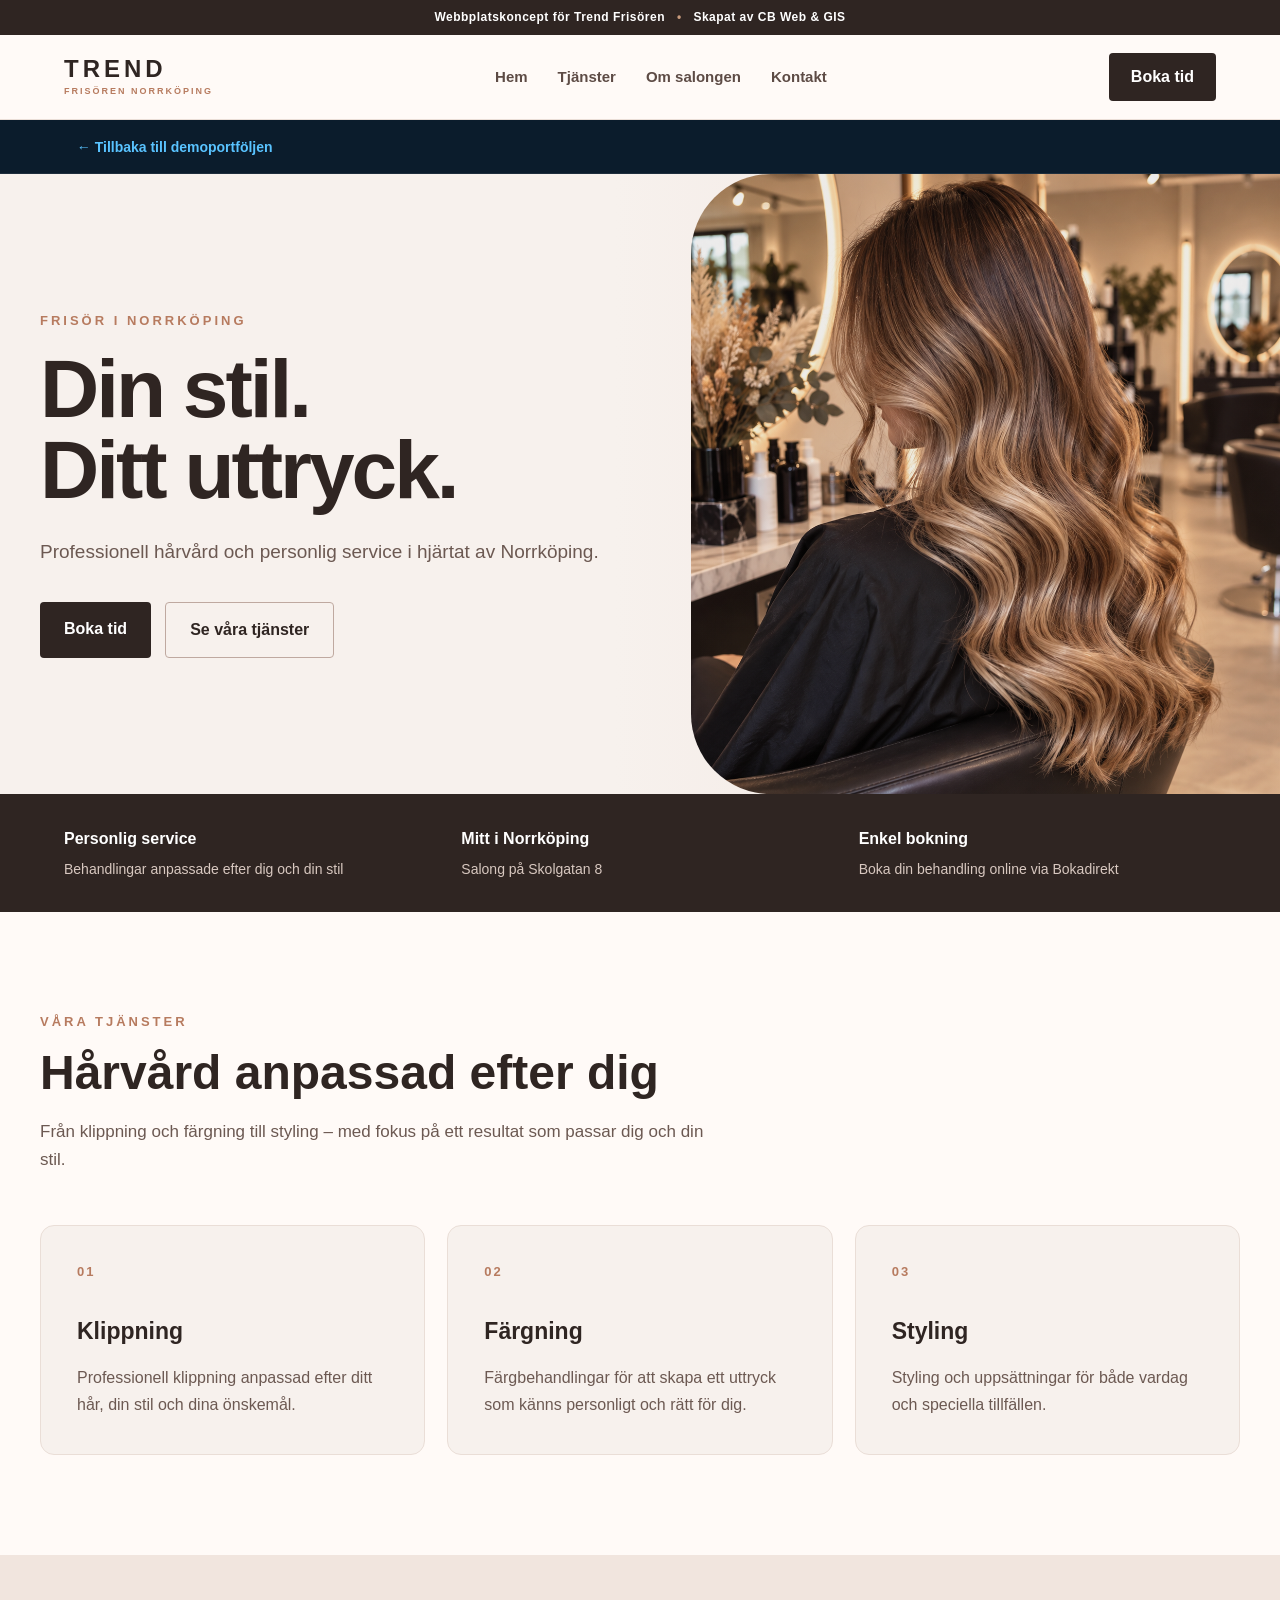
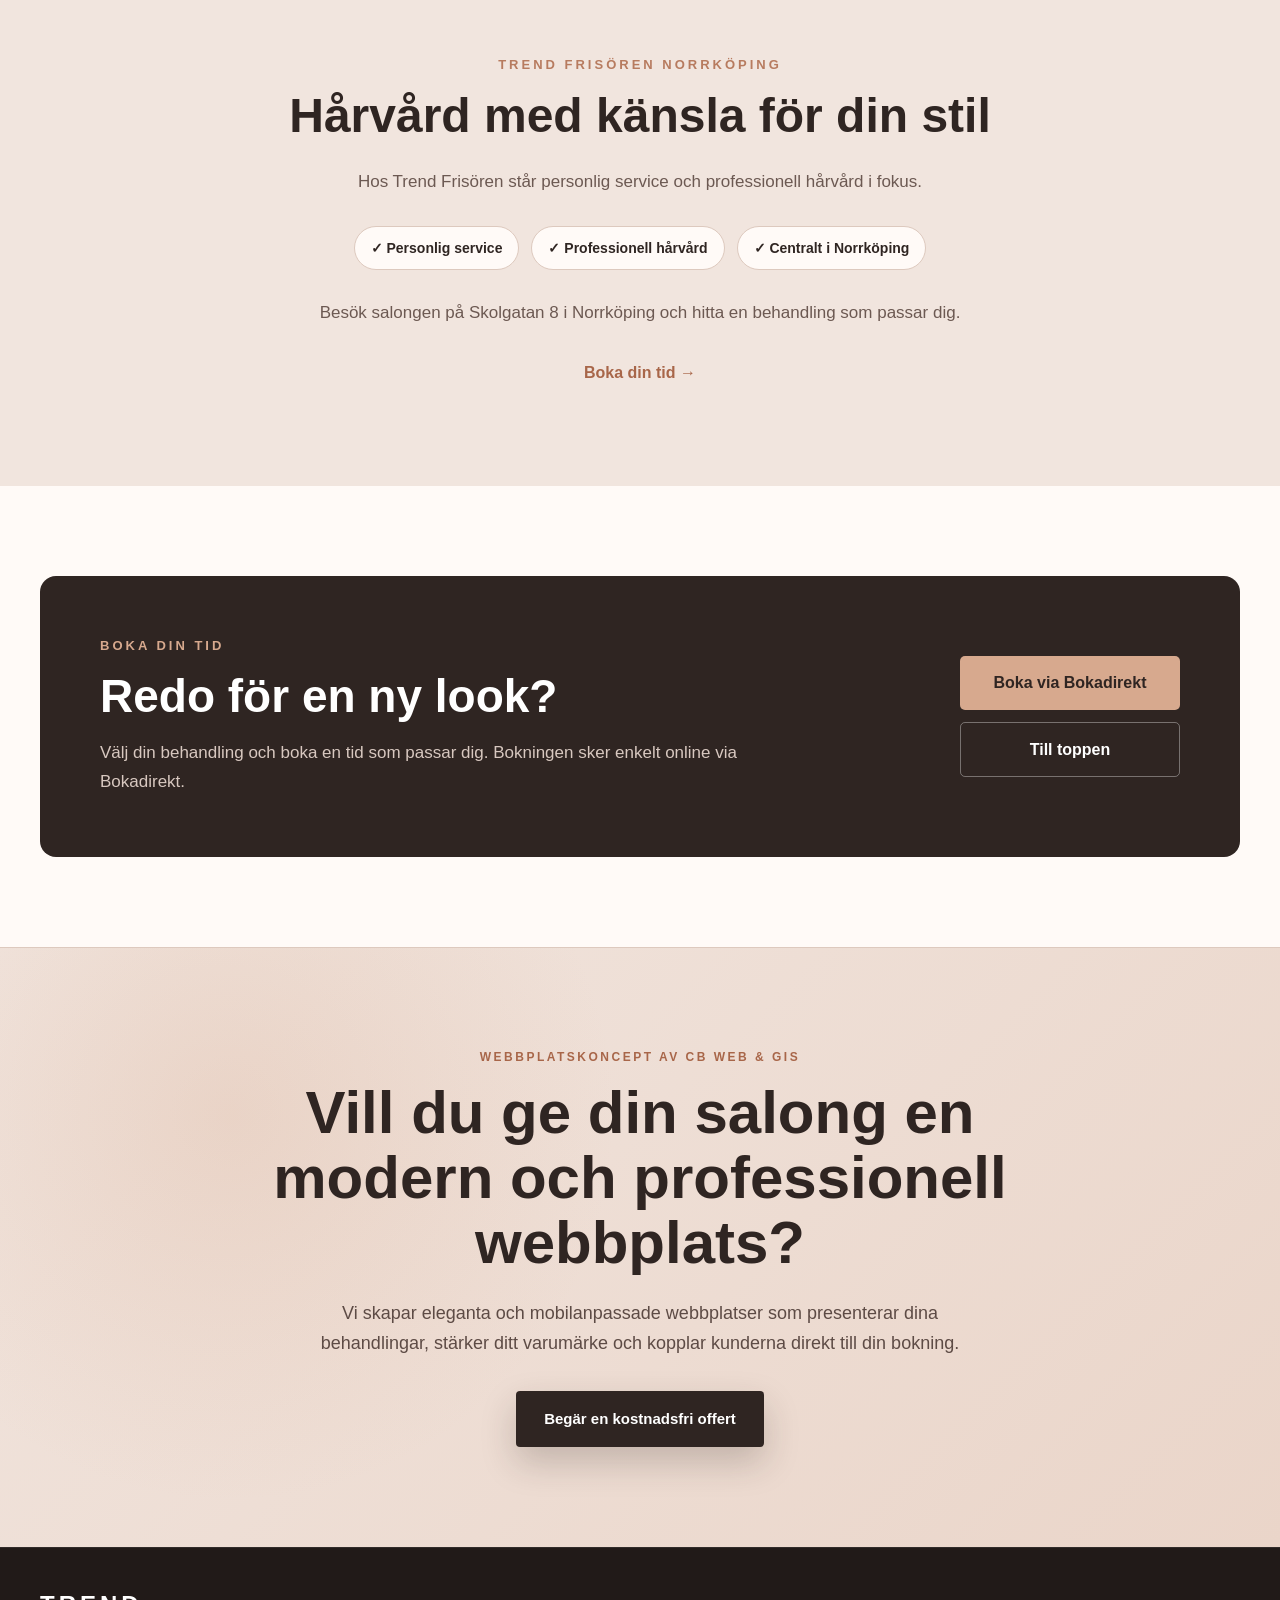
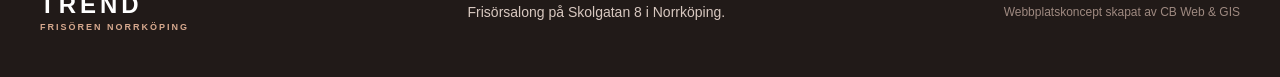
<file: trend-frisoren/index.html>
<!DOCTYPE html>
<html lang="sv">
<head>
    <meta charset="UTF-8">
    <meta name="viewport" content="width=device-width, initial-scale=1.0">

    <title>Trend Frisören Norrköping | Webbplatskoncept</title>
    <link rel="stylesheet" href="style.css">
</head>

<body>
    <div class="demo-banner">
    Webbplatskoncept för Trend Frisören
    <span>•</span>
    Skapat av CB Web & GIS
</div>
    <header class="site-header">

    <div class="navbar">

        <a href="#home" class="brand">
            <span class="brand-main">TREND</span>
            <span class="brand-sub">FRISÖREN NORRKÖPING</span>
        </a>

        <nav>
            <a href="#home">Hem</a>
            <a href="#services">Tjänster</a>
            <a href="#about">Om salongen</a>
            <a href="#contact">Kontakt</a>
        </nav>

     <a href="https://www.bokadirekt.se/places/trendfrisoren-49873"
   class="nav-cta"
   target="_blank"
   rel="noopener noreferrer">
    Boka tid
</a>

    </div>

</header>

<div class="demo-back-bar">

    <a href="../index.html" class="back-to-portfolio">
        ← Tillbaka till demoportföljen
    </a>

</div>

<main>

    <section class="hero" id="home">

        <div class="hero-content">

            <p class="hero-label">
                FRISÖR I NORRKÖPING
            </p>

            <h1>
                Din stil.<br>
                Ditt uttryck.
            </h1>

            <p class="hero-text">
                Professionell hårvård och personlig service
                i hjärtat av Norrköping.
            </p>

            <div class="hero-actions">

              <a href="https://www.bokadirekt.se/places/trendfrisoren-49873"
   class="hero-primary"
   target="_blank"
   rel="noopener noreferrer">
    Boka tid
</a>

                <a href="#services" class="hero-secondary">
                    Se våra tjänster
                </a>

                          </div>

        </div>

        <div class="hero-visual" aria-hidden="true"></div>

    </section>
        <section class="trust-strip">

    <div class="trust-container">

        <div class="trust-item">
            <strong>Personlig service</strong>
            <span>Behandlingar anpassade efter dig och din stil</span>
        </div>

        <div class="trust-item">
            <strong>Mitt i Norrköping</strong>
            <span>Salong på Skolgatan 8</span>
        </div>

        <div class="trust-item">
            <strong>Enkel bokning</strong>
            <span>Boka din behandling online via Bokadirekt</span>
        </div>

    </div>

</section>
        <section class="services-section" id="services">

    <div class="services-container">

        <div class="section-heading">

            <p class="section-label">
                VÅRA TJÄNSTER
            </p>

            <h2>
                Hårvård anpassad efter dig
            </h2>

            <p>
                Från klippning och färgning till styling –
                med fokus på ett resultat som passar dig och din stil.
            </p>

        </div>

        <div class="services-grid">

            <article class="service-card">
                <span class="service-number">01</span>
                <h3>Klippning</h3>
                <p>
                    Professionell klippning anpassad efter
                    ditt hår, din stil och dina önskemål.
                </p>
            </article>

            <article class="service-card">
                <span class="service-number">02</span>
                <h3>Färgning</h3>
                <p>
                    Färgbehandlingar för att skapa ett uttryck
                    som känns personligt och rätt för dig.
                </p>
            </article>

            <article class="service-card">
                <span class="service-number">03</span>
                <h3>Styling</h3>
                <p>
                    Styling och uppsättningar för både vardag
                    och speciella tillfällen.
                </p>
            </article>

        </div>

    </div>

</section>
        <section class="about-section" id="about">

    <div class="about-container">

        <div class="about-content">

            <p class="section-label">
                TREND FRISÖREN NORRKÖPING
            </p>

            <h2>
                Hårvård med känsla för din stil
            </h2>

            <p>
                Hos Trend Frisören står personlig service och
                professionell hårvård i fokus.
            </p>

            <div class="about-benefits">
                <span>✓ Personlig service</span>
                <span>✓ Professionell hårvård</span>
                <span>✓ Centralt i Norrköping</span>
            </div>

            <p>
                Besök salongen på Skolgatan 8 i Norrköping
                och hitta en behandling som passar dig.
            </p>

         <a href="https://www.bokadirekt.se/places/trendfrisoren-49873"
   class="about-link"
   target="_blank"
   rel="noopener noreferrer">
    Boka din tid →
</a>
        </div>

    </div>

</section>
        <section class="contact-section" id="contact">

    <div class="contact-container">

        <div class="contact-content">

            <p class="section-label">
                BOKA DIN TID
            </p>

            <h2>
                Redo för en ny look?
            </h2>

            <p>
                Välj din behandling och boka en tid som passar dig.
                Bokningen sker enkelt online via Bokadirekt.
            </p>

        </div>

        <div class="contact-actions">

          <a href="https://www.bokadirekt.se/places/trendfrisoren-49873"
   class="contact-primary"
   target="_blank"
   rel="noopener noreferrer">
    Boka via Bokadirekt
</a>

            <a href="#home" class="contact-secondary">
                Till toppen
            </a>

        </div>

    </div>

</section>
    <!-- CB WEB & GIS CTA -->

<section class="demo-sales-cta">

    <div class="demo-sales-cta-content">

        <p class="demo-sales-label">
            WEBBPLATSKONCEPT AV CB WEB & GIS
        </p>

        <h2>
            Vill du ge din salong en modern
            och professionell webbplats?
        </h2>

        <p class="demo-sales-text">
            Vi skapar eleganta och mobilanpassade webbplatser
            som presenterar dina behandlingar, stärker ditt varumärke
            och kopplar kunderna direkt till din bokning.
        </p>

        <a
            href="https://cbwebgis.se/sv/contact/#contact-form"
            class="demo-sales-btn"
            target="_blank"
            rel="noopener noreferrer"
        >
            Begär en kostnadsfri offert
        </a>

    </div>

</section>
</main>
<footer class="site-footer">

    <div class="footer-container">

        <div class="footer-brand">
            <span class="brand-main">TREND</span>
            <span class="brand-sub">FRISÖREN NORRKÖPING</span>
        </div>

        <p>
            Frisörsalong på Skolgatan 8 i Norrköping.
        </p>

        <p class="demo-note">
            Webbplatskoncept skapat av CB Web & GIS
        </p>

    </div>

</footer>
</body>
</html>
</file>
<file: style.css>
/* ==========================================
   CB WEB & GIS — DEMO PORTFOLIO
========================================== */

* {
    margin: 0;
    padding: 0;
    box-sizing: border-box;
}

html {
    scroll-behavior: smooth;
}

body {
    font-family: Arial, Helvetica, sans-serif;
    background: #07111f;
    color: #ffffff;
    line-height: 1.6;
}

a {
    text-decoration: none;
}


/* ==========================================
   HEADER
========================================== */

.site-header {
    position: sticky;
    top: 0;
    z-index: 1000;

    background: rgba(7, 17, 31, 0.96);
    border-bottom: 1px solid rgba(255,255,255,0.08);
}

.navbar {
    max-width: 1400px;
    margin: 0 auto;
    padding: 22px 7%;

    display: flex;
    justify-content: space-between;
    align-items: center;
}

.logo {
    display: flex;
    align-items: center;
}

.logo img {
    width: 150px;
    height: auto;
    display: block;
}
.nav-links {
    display: flex;
    align-items: center;
    gap: 32px;
}

.nav-links a {
    color: #c8d6e5;
    font-size: 15px;
    font-weight: 700;

    transition: color 0.25s ease;
}

.nav-links a:hover {
    color: #59c3ff;
}


/* ==========================================
   HERO
========================================== */

.hero {
    min-height: 760px;

    display: flex;
    align-items: center;

    background:
        radial-gradient(
            circle at 80% 30%,
            rgba(89, 195, 255, 0.18),
            transparent 35%
        ),
        linear-gradient(
            135deg,
            #07111f,
            #0d2135
        );
}

.hero-content {
    width: 100%;
    max-width: 1400px;

    margin: 0 auto;
    padding: 100px 7%;

    display: grid;
    grid-template-columns: 0.9fr 1.1fr;
    align-items: center;
    gap: 70px;
}

.hero-small {
    color: #59c3ff;

    font-size: 13px;
    font-weight: 800;

    letter-spacing: 3px;

    margin-bottom: 18px;
}

.hero h1 {
    max-width: 650px;
    font-size: 54px;
    line-height: 1.05;
    letter-spacing: -2px;
    margin-bottom: 25px;
}

.hero h1 span {
    display: block;
    color: #59c3ff;
}

.hero-text {
    max-width: 650px;

    color: #a9bdd0;

    font-size: 20px;

    margin-bottom: 35px;
}


/* ==========================================
   BUTTONS
========================================== */

.hero-buttons {
    display: flex;
    gap: 15px;
    flex-wrap: wrap;
}

.btn {
    display: inline-block;

    padding: 14px 25px;

    border-radius: 30px;

    font-weight: 800;

    transition:
        transform 0.25s ease,
        background 0.25s ease;
}

.btn:hover {
    transform: translateY(-3px);
}

.btn.primary {
    background: #59c3ff;
    color: #07111f;
}

.btn.secondary {
    border: 1px solid rgba(255,255,255,0.25);
    color: white;
}


/* ==========================================
   DEMOS
========================================== */

.demos {
    max-width: 1400px;

    margin: 0 auto;

    padding: 100px 7%;
}

.section-heading {
    max-width: 700px;

    margin-bottom: 55px;
}

.section-heading > p {
    color: #59c3ff;

    font-size: 13px;
    font-weight: 800;

    letter-spacing: 3px;

    margin-bottom: 10px;
}

.section-heading h2 {
    font-size: 48px;

    line-height: 1.1;

    margin-bottom: 15px;
}

.section-heading > span {
    color: #91a8bd;

    font-size: 18px;
}


/* ==========================================
   DEMO GRID
========================================== */

.demo-grid {
    display: grid;

    grid-template-columns:
        repeat(2, minmax(0, 1fr));

    gap: 25px;
}

/* ==========================================
   DEMO PREVIEW IMAGES
========================================== */

.demo-image {
    height: 220px;
    margin: -38px -38px 30px -38px;
    overflow: hidden;
}

.demo-image img {
    width: 100%;
    height: 100%;
    object-fit: cover;
    object-position: top center;
    display: block;

    transition: transform 0.5s ease;
}

.demo-card:hover .demo-image img {
    transform: scale(1.05);
}
/* ==========================================
   INDIVIDUAL DEMO CARD COLOURS
========================================== */


/* ==========================================
   DEMO CARDS
========================================== */

.demo-card {
    position: relative;

    min-height: 520px;
    padding: 38px;

    display: flex;
    flex-direction: column;
    justify-content: space-between;

    background:
        linear-gradient(
            145deg,
            #10253a,
            #0b1c2c
        );

    border: 1px solid rgba(255,255,255,0.08);

    border-radius: 30px;

    overflow: hidden;

    transition:
        transform 0.3s ease,
        border-color 0.3s ease,
        box-shadow 0.3s ease;
}

.demo-card:hover {
    transform: translateY(-7px);

    border-color: rgba(89,195,255,0.5);

    box-shadow:
        0 25px 55px rgba(0,0,0,0.25);
}
/* Salong Superclip — elegant blue */
.demo-card--superclip {
    background:
        linear-gradient(
            145deg,
            #174463,
            #0c293e
        );

    border-color: rgba(80, 190, 255, 0.28);
}


/* AI Automation — violet and orange */

.demo-card--ai {
    background:
        radial-gradient(
            circle at 85% 15%,
            rgba(255, 122, 26, 0.25),
            transparent 35%
        ),
        linear-gradient(
            145deg,
            #4c1d75,
            #25103e 55%,
            #170b28
        );

    border-color: rgba(168, 85, 247, 0.45);
}

/* Express Bilverkstad — red */
.demo-card--express {
    background:
        linear-gradient(
            145deg,
            #a6292f,
            #4a1117
        );

    border-color: rgba(255, 104, 104, 0.35);
}


/* Grön Stad — light green */
.demo-card--gron {
    background:
        linear-gradient(
            145deg,
            #dff4df,
            #a9d5ae
        );

    border-color: rgba(45, 105, 58, 0.30);
}


/* Trend Frisören — warm beige */
.demo-card--trend {
    background:
        linear-gradient(
            145deg,
            #eadfd5,
            #cdb7a5
        );

    border-color: rgba(106, 75, 59, 0.30);
}


/* Business Map — green turquoise */
.demo-card--gis {
    background:
        linear-gradient(
            145deg,
            #08796e,
            #06423d
        );

    border-color: rgba(32, 199, 183, 0.40);
}
/* Mobil Bilservice — red and dark navy */

.demo-card--mobile {
    background:
        radial-gradient(
            circle at 85% 15%,
            rgba(239, 51, 64, 0.30),
            transparent 38%
        ),
        linear-gradient(
            145deg,
            #7d1825,
            #35101a 58%,
            #111827
        );

    border-color: rgba(239, 51, 64, 0.45);
}

.demo-card--mobile:hover {
    border-color: rgba(255, 100, 112, 0.75);

    box-shadow:
        0 25px 55px rgba(80, 5, 18, 0.38);
}
/* Dark text for light-coloured cards */

.demo-card--gron .demo-content h3,
.demo-card--trend .demo-content h3 {
    color: #10251c;
}

.demo-card--gron .demo-content > p:not(.demo-category) {
    color: #315a3a;
}

.demo-card--trend .demo-content > p:not(.demo-category) {
    color: #59483e;
}

.demo-card--gron .demo-btn,
.demo-card--trend .demo-btn {
    color: #10251c;
}

.demo-card--gron .demo-number,
.demo-card--trend .demo-number {
    color: rgba(16, 37, 28, 0.09);
}
.demo-number {
    position: absolute;

    top: 20px;
    right: 28px;

    color: rgba(255,255,255,0.07);

    font-size: 80px;
    font-weight: 900;

    line-height: 1;
}

.demo-content {
    position: relative;
    z-index: 2;

    margin-top: auto;
}

.demo-type {
    color: #59c3ff;

    font-size: 11px;
    font-weight: 800;

    letter-spacing: 2px;

    margin-bottom: 10px;
}

.demo-content h3 {
    font-size: 30px;

    margin-bottom: 12px;
}

.demo-content > p:not(.demo-type) {
    max-width: 480px;

    color: #a9bdd0;

    margin-bottom: 25px;
}

.demo-btn {
    display: inline-block;

    color: white;

    font-weight: 800;

    border-bottom: 2px solid #59c3ff;

    padding-bottom: 4px;

    transition: color 0.25s ease;
}

.demo-btn:hover {
    color: #59c3ff;
}
/* ==========================================
   SERVICES
========================================== */

.services {
    max-width: 1400px;
    margin: 0 auto;
    padding: 100px 7%;
}

.services-grid {
    display: grid;
    grid-template-columns: repeat(3, 1fr);
    gap: 24px;
}

.service-card {
    padding: 32px;

    background:
        linear-gradient(
            145deg,
            #10253a,
            #0b1c2c
        );

    border: 1px solid rgba(255,255,255,0.08);
    border-radius: 24px;

    transition:
        transform 0.3s ease,
        border-color 0.3s ease,
        box-shadow 0.3s ease;
}

.service-card:hover {
    transform: translateY(-6px);

    border-color: rgba(89,195,255,0.45);

    box-shadow:
        0 20px 45px rgba(0,0,0,0.22);
}

.service-card span {
    display: inline-block;

    color: #59c3ff;

    font-size: 13px;
    font-weight: 900;

    margin-bottom: 18px;
}

.service-card h3 {
    font-size: 25px;

    margin-bottom: 12px;
}

.service-card p {
    color: #a9bdd0;
}
/* ==========================================
   CONTACT
========================================== */

.contact {
    max-width: 1400px;
    margin: 0 auto;
    padding: 40px 7% 110px;
}

.contact-box {
    padding: 50px;

    display: flex;
    justify-content: space-between;
    align-items: center;
    gap: 40px;

    background:
        linear-gradient(
            135deg,
            #102b43,
            #0b1c2c
        );

    border: 1px solid rgba(89,195,255,0.25);
    border-radius: 30px;
}

.contact-small {
    color: #59c3ff;

    font-size: 12px;
    font-weight: 900;

    letter-spacing: 3px;

    margin-bottom: 12px;
}

.contact-box h2 {
    max-width: 720px;

    font-size: 38px;
    line-height: 1.15;

    margin-bottom: 15px;
}

.contact-text {
    max-width: 650px;

    color: #a9bdd0;

    font-size: 17px;
}

.contact-actions {
    flex-shrink: 0;
}
/* ==========================================
   MOBILE MENU BUTTON
========================================== */

.menu-toggle {
    display: none;

    background: transparent;
    border: none;

    color: white;

    font-size: 30px;
    cursor: pointer;
}
/* ==========================================
   FOOTER
========================================== */

.site-footer {
    padding: 30px 7%;

    text-align: center;

    color: #8199ae;

    font-size: 14px;

    border-top: 1px solid rgba(255,255,255,0.08);

    background: #050d17;
}

.site-footer strong {
    color: #59c3ff;
}
/* ==========================================
   HERO WEBSITE — RIGHT SIDE
========================================== */

.hero-website {
    margin: 0;
    padding: 45px 0 45px 45px;

    border-left: 1px solid rgba(255,255,255,0.14);
}

.hero-website p {
    color: #91a8bd;

    font-size: 11px;
    font-weight: 800;

    letter-spacing: 3px;
    text-transform: uppercase;

    margin-bottom: 15px;
}

.hero-website a {
    display: block;

    color: #59c3ff;

    font-size: clamp(55px, 5.5vw, 92px);
    font-weight: 900;

    line-height: 1;

    letter-spacing: -3px;

    white-space: nowrap;

    transition:
        transform 0.3s ease,
        color 0.3s ease;
}

.hero-website a:hover {
    color: #ffffff;
    transform: translateX(8px);
}

.hero-website span {
    display: block;

    margin-top: 15px;

    color: #7f96aa;

    font-size: 13px;

    letter-spacing: 2px;
}
/* ==========================================
   MOBILE
========================================== */

@media (max-width: 800px) {

  .navbar {
    position: relative;
}

.menu-toggle {
    display: block;
}

.nav-links {
    display: none;

    position: absolute;

    top: 100%;
    left: 6%;
    right: 6%;

    padding: 22px;

    flex-direction: column;
    align-items: flex-start;

    gap: 18px;

    background: #0b1c2c;

    border: 1px solid rgba(255,255,255,0.08);

    border-radius: 0 0 20px 20px;

    box-shadow: 0 18px 35px rgba(0,0,0,0.35);
}

.nav-links.active {
    display: flex;
}
.services {
    padding: 70px 6%;
}
.contact {
    padding: 30px 6% 80px;
}

.contact-box {
    padding: 32px;

    flex-direction: column;
    align-items: flex-start;
}

.contact-box h2 {
    font-size: 30px;
}

.contact-actions {
    width: 100%;
}

.contact-actions .btn {
    width: 100%;
    text-align: center;
}
.services-grid {
    grid-template-columns: 1fr;
}
   .hero {
    min-height: auto;
}

.hero-content {
    display: block;
    padding: 70px 7%;
}

.hero-main {
    width: 100%;
}

.hero h1 {
    font-size: 46px;
    line-height: 1.05;
    letter-spacing: -2px;
}

.hero-text {
    font-size: 17px;
}

/* Website block moves under hero content on mobile */
.hero-website {
    margin-top: 55px;
    padding: 32px 0 0;

    border-left: none;
    border-top: 1px solid rgba(255,255,255,0.14);
}

.hero-website p {
    margin-bottom: 12px;
}

.hero-website a {
    font-size: clamp(44px, 11vw, 68px);

    white-space: normal;
    overflow-wrap: anywhere;

    letter-spacing: -2px;
}

.hero-website span {
    font-size: 12px;
    letter-spacing: 1.5px;
}
    .demos {
        padding: 70px 6%;
    }

    .section-heading h2 {
        font-size: 38px;
    }

    .demo-grid {
        grid-template-columns: 1fr;
    }

}


@media (max-width: 500px) {

    .navbar {
        padding: 18px 5%;
    }

   .logo img {
    width: 125px;
}

  .hero h1 {
    font-size: 36px;
}

.hero-small {
    font-size: 11px;
    letter-spacing: 2px;
}

.hero-website {
    margin-top: 45px;
    padding-top: 28px;
}

.hero-website a {
    font-size: 46px;
    letter-spacing: -1.5px;
}

.hero-website p {
    font-size: 10px;
    letter-spacing: 2px;
}

    .hero-buttons {
        flex-direction: column;
    }
   .hero-main-website {
    align-items: flex-start;
    flex-direction: column;
    gap: 12px;
}

.hero-main-website > a {
    font-size: 23px;
}

    .btn {
        width: 100%;
        text-align: center;
    }

 .demo-card {
    min-height: 470px;
    padding: 28px;
}
   .demo-image {
    height: 190px;
    margin: -28px -28px 25px -28px;
}

    .demo-number {
        font-size: 65px;
    }

    .demo-content h3 {
        font-size: 26px;
    }
   

}
/* ==========================================
   DEMO CATEGORY BADGES
========================================== */

.demo-category {
    display: inline-flex;
    align-items: center;
    gap: 7px;

    width: fit-content;

    margin-bottom: 14px;
    padding: 7px 12px;

    border-radius: 999px;

    font-size: 11px;
    font-weight: 800;
    letter-spacing: 1.3px;
    text-transform: uppercase;
}
.demo-category.ai {
    color: #ffb06f;

    background:
        rgba(255, 122, 26, 0.12);

    border:
        1px solid rgba(255, 122, 26, 0.38);
}

/* Website demos */
.demo-category.web {
    color: #59c3ff;
    background: rgba(89, 195, 255, 0.10);
    border: 1px solid rgba(89, 195, 255, 0.25);
}

/* GIS demos */
.demo-category.gis {
    color: #7ee2a8;
    background: rgba(126, 226, 168, 0.10);
    border: 1px solid rgba(126, 226, 168, 0.25);
}
.demo-category.gis {
    color: #20c7b7;
}
/* Individual card button accents */

.demo-card--superclip .demo-btn {
    border-color: #59c3ff;
}

.demo-card--ai .demo-btn {
    border-color: #ff7a1a;
}

.demo-card--ai .demo-btn:hover {
    color: #ffad66;
}

.demo-card--express .demo-btn {
    border-color: #ff8a8a;
}

.demo-card--gron .demo-btn {
    border-color: #39864a;
}

.demo-card--trend .demo-btn {
    border-color: #795843;
}

.demo-card--gis .demo-btn {
    border-color: #63f5dc;
}
.demo-category.mechanic {
    color: #ffb4ba;
    background: rgba(255, 255, 255, 0.08);
    border: 1px solid rgba(255, 180, 186, 0.35);
}

.demo-card--mobile .demo-btn {
    border-color: #ff7b86;
}
/* Smart Catering — warm reddish plum */

.demo-card--catering {
    background:
        radial-gradient(
            circle at 85% 15%,
            rgba(255, 137, 112, 0.25),
            transparent 38%
        ),
        linear-gradient(
            145deg,
            #7a2638,
            #351422
        );

    border-color: rgba(255, 137, 112, 0.45);
}

.demo-card--catering:hover {
    border-color: rgba(255, 166, 145, 0.8);

    box-shadow:
        0 25px 55px rgba(84, 12, 32, 0.4);
}

.demo-category.catering {
    color: #ffd0c5;
    background: rgba(255, 255, 255, 0.08);
    border: 1px solid rgba(255, 180, 165, 0.35);
}

.demo-card--catering .demo-btn {
    border-color: #ff9d88;
}
/* ==========================================
   NEW THREE-COLUMN HERO
========================================== */

.hero {
    min-height: 760px;
}

.hero-content.hero-content--three-columns {
    width: 100%;
    max-width: 1750px;
    margin: 0 auto;
    padding: 80px 4%;

    display: grid;
    grid-template-columns:
        minmax(280px, 0.9fr)
        minmax(380px, 1.25fr)
        minmax(330px, 0.95fr);

    align-items: center;
    gap: 45px;
}


/* LEFT SIDE */

.hero-main--left {
    position: relative;
    z-index: 2;
}

.hero-main--left h1 {
    font-size: clamp(42px, 4vw, 65px);
}

.hero-main--left .hero-text {
    font-size: 17px;
    line-height: 1.75;
}


/* MIDDLE WEBSITE LINK */

.hero-website-center {
    min-height: 400px;

    display: flex;
    flex-direction: column;
    align-items: center;
    justify-content: center;

    text-align: center;

    border-left: 1px solid rgba(255, 255, 255, 0.1);
    border-right: 1px solid rgba(255, 255, 255, 0.1);
}

.hero-website-center > p {
    margin-bottom: 18px;

    color: #8fa8bd;

    font-size: 11px;
    font-weight: 800;
    letter-spacing: 3px;
}

.hero-website-link {
    display: flex;
    align-items: baseline;
    justify-content: center;

    color: #ffffff;

    font-size: clamp(50px, 5vw, 88px);
    font-weight: 900;
    letter-spacing: -5px;
    line-height: 0.95;

    text-decoration: none;

    transition:
        transform 0.3s ease,
        color 0.3s ease;
}

.hero-website-link strong {
    color: #59c3ff;
    font-size: 0.55em;
    letter-spacing: -2px;
}

.hero-website-link:hover {
    color: #59c3ff;
    transform: scale(1.04);
}

.hero-website-description {
    margin-top: 24px;

    color: #7890a5;

    font-size: 12px;
    font-weight: 700;
    letter-spacing: 2px;
    text-transform: uppercase;
}


/* RIGHT DEMO MENU */

.hero-demo-menu {
    padding: 25px;

    background: rgba(7, 17, 31, 0.72);

    border: 1px solid rgba(89, 195, 255, 0.2);
    border-radius: 24px;

    box-shadow: 0 25px 60px rgba(0, 0, 0, 0.28);

    backdrop-filter: blur(15px);
}

.demo-menu-heading {
    margin-bottom: 16px;
}

.demo-menu-heading p {
    margin-bottom: 5px;

    color: #59c3ff;

    font-size: 9px;
    font-weight: 800;
    letter-spacing: 2px;
}

.demo-menu-heading h2 {
    margin-bottom: 4px;

    color: #ffffff;

    font-size: 24px;
}

.demo-menu-heading > span {
    color: #7890a5;
    font-size: 11px;
}

.hero-demo-list {
    display: grid;
    gap: 6px;
}

.hero-demo-link {
    display: grid;
    grid-template-columns: 30px 1fr 20px;
    align-items: center;
    gap: 10px;

    min-height: 48px;
    padding: 7px 10px;

    color: #ffffff;
    text-decoration: none;

    background: rgba(255, 255, 255, 0.035);

    border: 1px solid rgba(255, 255, 255, 0.07);
    border-radius: 12px;

    transition:
        transform 0.25s ease,
        background 0.25s ease,
        border-color 0.25s ease;
}

.hero-demo-link > span {
    color: #59c3ff;

    font-size: 11px;
    font-weight: 800;
}

.hero-demo-link div {
    display: flex;
    flex-direction: column;
    gap: 1px;
}

.hero-demo-link strong {
    color: #ffffff;
    font-size: 12px;
}

.hero-demo-link small {
    color: #7890a5;
    font-size: 9px;
}

.hero-demo-link i {
    color: #59c3ff;

    font-size: 14px;
    font-style: normal;

    transition: transform 0.25s ease;
}

.hero-demo-link:hover {
    transform: translateX(5px);

    background: rgba(89, 195, 255, 0.1);

    border-color: rgba(89, 195, 255, 0.4);
}

.hero-demo-link:hover i {
    transform: translateX(3px);
}

.hero-demo-link--new {
    background: rgba(177, 66, 87, 0.16);
    border-color: rgba(255, 126, 145, 0.3);
}

.hero-demo-link--new > span,
.hero-demo-link--new i {
    color: #ff8d9e;
}
/* ==========================================
   LARGER AND COLOURED DEMO LINKS
========================================== */

.hero-demo-link {
    min-height: 57px;
    padding: 9px 13px;

    grid-template-columns: 34px 1fr 22px;
}

.hero-demo-link > span {
    font-size: 13px;
}

.hero-demo-link strong {
    font-size: 14px;
    line-height: 1.25;
}

.hero-demo-link small {
    margin-top: 3px;

    font-size: 10.5px;
    line-height: 1.25;
}

.hero-demo-link i {
    font-size: 17px;
}


/* 01 — Salong Superclip */

.hero-demo-link:nth-child(1) {
    background: linear-gradient(
        135deg,
        rgba(42, 112, 160, 0.34),
        rgba(22, 52, 80, 0.45)
    );

    border-color: rgba(89, 195, 255, 0.36);
}


/* 02 — AI Automation */

.hero-demo-link:nth-child(2) {
    background: linear-gradient(
        135deg,
        rgba(128, 72, 190, 0.34),
        rgba(57, 31, 91, 0.45)
    );

    border-color: rgba(181, 119, 255, 0.38);
}


/* 03 — Express Bilverkstad */

.hero-demo-link:nth-child(3) {
    background: linear-gradient(
        135deg,
        rgba(178, 53, 58, 0.35),
        rgba(82, 25, 30, 0.46)
    );

    border-color: rgba(255, 108, 112, 0.38);
}


/* 04 — Grön Städ */

.hero-demo-link:nth-child(4) {
    background: linear-gradient(
        135deg,
        rgba(45, 128, 82, 0.35),
        rgba(20, 66, 45, 0.46)
    );

    border-color: rgba(102, 220, 147, 0.36);
}


/* 05 — Trend Frisören */

.hero-demo-link:nth-child(5) {
    background: linear-gradient(
        135deg,
        rgba(157, 103, 66, 0.35),
        rgba(77, 46, 31, 0.46)
    );

    border-color: rgba(224, 160, 112, 0.38);
}


/* 06 — Företagskarta */

.hero-demo-link:nth-child(6) {
    background: linear-gradient(
        135deg,
        rgba(20, 130, 126, 0.35),
        rgba(11, 66, 67, 0.46)
    );

    border-color: rgba(55, 222, 207, 0.36);
}


/* 07 — Pizza Delivery */

.hero-demo-link:nth-child(7) {
    background: linear-gradient(
        135deg,
        rgba(190, 104, 40, 0.36),
        rgba(92, 46, 19, 0.46)
    );

    border-color: rgba(255, 159, 82, 0.4);
}


/* 08 — Mobil Bilservice */

.hero-demo-link:nth-child(8) {
    background: linear-gradient(
        135deg,
        rgba(53, 88, 181, 0.36),
        rgba(25, 45, 98, 0.48)
    );

    border-color: rgba(99, 141, 255, 0.4);
}


/* 09 — Smart Catering */

.hero-demo-link:nth-child(9) {
    background: linear-gradient(
        135deg,
        rgba(170, 54, 83, 0.38),
        rgba(83, 24, 45, 0.48)
    );

    border-color: rgba(255, 112, 145, 0.42);
}


/* Brighter text and arrows */

.hero-demo-link:nth-child(1) > span,
.hero-demo-link:nth-child(1) i {
    color: #71ceff;
}

.hero-demo-link:nth-child(2) > span,
.hero-demo-link:nth-child(2) i {
    color: #c38cff;
}

.hero-demo-link:nth-child(3) > span,
.hero-demo-link:nth-child(3) i {
    color: #ff8589;
}

.hero-demo-link:nth-child(4) > span,
.hero-demo-link:nth-child(4) i {
    color: #72e49f;
}

.hero-demo-link:nth-child(5) > span,
.hero-demo-link:nth-child(5) i {
    color: #efb080;
}

.hero-demo-link:nth-child(6) > span,
.hero-demo-link:nth-child(6) i {
    color: #54e6d8;
}

.hero-demo-link:nth-child(7) > span,
.hero-demo-link:nth-child(7) i {
    color: #ffad68;
}

.hero-demo-link:nth-child(8) > span,
.hero-demo-link:nth-child(8) i {
    color: #86a8ff;
}

.hero-demo-link:nth-child(9) > span,
.hero-demo-link:nth-child(9) i {
    color: #ff8faa;
}


/* Keep the colours visible when hovering */

.hero-demo-link:hover {
    filter: brightness(1.22);
    border-color: rgba(255, 255, 255, 0.55);
}
/* ==========================================
   MIDDLE-COLUMN DEMO SLIDESHOW
========================================== */

.hero-website-center {
    position: relative;
    isolation: isolate;
    overflow: hidden;

    min-height: 610px;

    border: 1px solid rgba(255, 255, 255, 0.14);
    border-radius: 28px;

    background: #07111f;

    box-shadow:
        0 30px 70px rgba(0, 0, 0, 0.35);
}


/* Slideshow container */

.middle-slideshow {
    position: absolute;
    inset: 0;
    z-index: 1;

    overflow: hidden;
}


/* Individual images */

.middle-slide {
    position: absolute;
    inset: 0;

    opacity: 0;

    background-position: center;
    background-repeat: no-repeat;
    background-size: cover;

    transform: scale(1.08);

    animation: middleDemoSlideshow 45s infinite;
}


/* One image starts every five seconds */

.middle-slide:nth-child(1) {
    animation-delay: 0s;
}

.middle-slide:nth-child(2) {
    animation-delay: 5s;
}

.middle-slide:nth-child(3) {
    animation-delay: 10s;
}

.middle-slide:nth-child(4) {
    animation-delay: 15s;
}

.middle-slide:nth-child(5) {
    animation-delay: 20s;
}

.middle-slide:nth-child(6) {
    animation-delay: 25s;
}

.middle-slide:nth-child(7) {
    animation-delay: 30s;
}

.middle-slide:nth-child(8) {
    animation-delay: 35s;
}

.middle-slide:nth-child(9) {
    animation-delay: 40s;
}


/* Dark overlay for readable text */

.middle-slideshow-overlay {
    position: absolute;
    inset: 0;
    z-index: 2;

    background:
        linear-gradient(
            180deg,
            rgba(4, 12, 24, 0.48),
            rgba(4, 12, 24, 0.8)
        ),
        radial-gradient(
            circle at center,
            rgba(9, 29, 48, 0.18),
            rgba(3, 10, 20, 0.65)
        );

    pointer-events: none;
}


/* Website text above the images */

.hero-website-content {
    position: relative;
    z-index: 3;

    width: 100%;
    min-height: 610px;

    padding: 40px 24px;

    display: flex;
    flex-direction: column;
    align-items: center;
    justify-content: center;

    text-align: center;
}

.hero-website-content > p {
    margin-bottom: 18px;

    color: #d5eaff;

    font-size: 11px;
    font-weight: 800;
    letter-spacing: 3px;

    text-shadow: 0 2px 12px rgba(0, 0, 0, 0.9);
}

.hero-website-content .hero-website-description {
    color: #d3e2ee;

    text-shadow: 0 2px 12px rgba(0, 0, 0, 0.9);
}


/* Make CBWEBGIS.SE clearly visible */

.hero-website-content .hero-website-link {
    padding: 18px 20px;

    background: rgba(4, 13, 25, 0.58);

    border: 1px solid rgba(255, 255, 255, 0.16);
    border-radius: 18px;

    box-shadow: 0 15px 40px rgba(0, 0, 0, 0.28);

    backdrop-filter: blur(8px);

    text-shadow: 0 4px 20px rgba(0, 0, 0, 0.9);
}


/* Fade and subtle cinematic zoom */

@keyframes middleDemoSlideshow {

    0% {
        opacity: 0;
        transform: scale(1.08);
    }

    2% {
        opacity: 1;
    }

    8% {
        opacity: 1;
    }

    11% {
        opacity: 0;
        transform: scale(1.16);
    }

    100% {
        opacity: 0;
        transform: scale(1.16);
    }
}


/* Accessibility: stop animation when requested */

@media (prefers-reduced-motion: reduce) {

    .middle-slide {
        animation: none;
        opacity: 0;
    }

    .middle-slide:first-child {
        opacity: 1;
        transform: scale(1);
    }

}
/* =========================================================
   FINAL MOBILE RESPONSIVE FIX
   CB WEB & GIS PORTFOLIO
   IMPORTANT: KEEP THIS AT THE VERY BOTTOM OF STYLE.CSS
========================================================= */


/* =========================================================
   TABLET + MOBILE
========================================================= */

@media (max-width: 900px) {

    /* -----------------------------
       HERO
    ----------------------------- */

    .hero {
        min-height: auto;
        display: block;
    }


    .hero-content.hero-content--three-columns {
        width: 100%;
        max-width: none;

        display: flex;
        flex-direction: column;

        align-items: stretch;

        gap: 35px;

        padding: 55px 6% 70px;
    }


    /* LEFT HERO TEXT */

    .hero-main--left {
        width: 100%;
        max-width: 680px;
    }


    .hero-main--left h1 {
        max-width: 650px;

        font-size: clamp(40px, 8vw, 58px);

        line-height: 1.03;

        letter-spacing: -2px;
    }


    .hero-main--left .hero-text {
        max-width: 600px;

        font-size: 16px;

        line-height: 1.7;
    }


    /* HERO BUTTONS */

    .hero-buttons {
        display: flex;
        flex-wrap: wrap;

        gap: 12px;
    }


    /* -----------------------------
       MIDDLE SLIDESHOW
    ----------------------------- */

    .hero-website-center {
        width: 100%;

        min-height: 440px;

        border-left: none;
        border-right: none;

        border-radius: 22px;
    }


    .hero-website-content {
        min-height: 440px;

        padding: 35px 20px;
    }


    .hero-website-link {
        font-size: clamp(42px, 10vw, 68px);

        letter-spacing: -3px;

        flex-wrap: wrap;
    }


    .hero-website-description {
        font-size: 11px;

        letter-spacing: 1.5px;
    }


    /* -----------------------------
       DEMO MENU
    ----------------------------- */

    .hero-demo-menu {
        width: 100%;

        padding: 22px;

        border-radius: 20px;
    }


    .hero-demo-list {
        display: grid;

        grid-template-columns:
            repeat(2, minmax(0, 1fr));

        gap: 8px;
    }


    .hero-demo-link {
        min-width: 0;

        min-height: 60px;
    }


    /* -----------------------------
       DEMO GRID
    ----------------------------- */

    .demo-grid {
        grid-template-columns: 1fr;
    }


    /* -----------------------------
       SERVICES
    ----------------------------- */

    .services-grid {
        grid-template-columns: 1fr;
    }


    /* -----------------------------
       CONTACT
    ----------------------------- */

    .contact-box {
        flex-direction: column;

        align-items: flex-start;
    }


    .contact-actions {
        width: 100%;
    }


    .contact-actions .btn {
        width: 100%;

        text-align: center;
    }
}



/* =========================================================
   MOBILE PHONES
========================================================= */

@media (max-width: 600px) {

    /* -----------------------------
       HEADER
    ----------------------------- */

    .navbar {
        padding: 16px 5%;
    }


    .logo img {
        width: 120px;
    }


    .menu-toggle {
        font-size: 27px;
    }


    .nav-links {
        left: 4%;
        right: 4%;

        padding: 20px;
    }



    /* -----------------------------
       HERO
    ----------------------------- */

    .hero {
        min-height: auto;
    }


    .hero-content.hero-content--three-columns {
        display: flex !important;

        flex-direction: column;

        width: 100%;

        padding:
            45px 5% 60px;

        gap: 30px;
    }



    /* -----------------------------
       HERO INTRO
    ----------------------------- */

    .hero-main--left {
        width: 100%;
    }


    .hero-small {
        margin-bottom: 14px;

        font-size: 9px;

        letter-spacing: 1.8px;
    }


    .hero-main--left h1,
    .hero h1 {
        max-width: 100%;

        margin-bottom: 20px;

        font-size: clamp(36px, 11vw, 48px);

        line-height: 1.02;

        letter-spacing: -1.8px;

        overflow-wrap: break-word;
    }


    .hero-text,
    .hero-main--left .hero-text {
        max-width: 100%;

        margin-bottom: 27px;

        font-size: 15px;

        line-height: 1.65;
    }



    /* -----------------------------
       HERO BUTTONS
    ----------------------------- */

    .hero-buttons {
        width: 100%;

        display: flex;

        flex-direction: column;

        gap: 10px;
    }


    .hero-buttons .btn {
        width: 100%;

        display: flex;

        align-items: center;
        justify-content: center;

        min-height: 52px;

        padding: 13px 18px;

        text-align: center;
    }



    /* =====================================================
       MAIN WEBSITE SLIDESHOW
    ===================================================== */

    .hero-website-center {
        width: 100%;

        min-width: 0;

        min-height: 360px;

        margin: 5px 0 0;

        border-radius: 20px;

        overflow: hidden;
    }


    .hero-website-content {
        width: 100%;

        min-height: 360px;

        padding: 28px 16px;
    }


    .hero-website-content > p {
        margin-bottom: 13px;

        font-size: 8px;

        letter-spacing: 2px;
    }


    .hero-website-content .hero-website-link {
        max-width: 100%;

        display: flex;

        justify-content: center;

        flex-wrap: wrap;

        padding: 14px 13px;

        font-size: clamp(34px, 11vw, 52px);

        line-height: 1;

        letter-spacing: -2px;

        white-space: normal;

        overflow-wrap: anywhere;
    }


    .hero-website-link strong {
        font-size: 0.52em;

        letter-spacing: -1px;
    }


    .hero-website-content
    .hero-website-description {
        margin-top: 17px;

        font-size: 9px;

        line-height: 1.5;

        letter-spacing: 1.2px;
    }



    /* =====================================================
       DEMO MENU
    ===================================================== */

    .hero-demo-menu {
        width: 100%;

        min-width: 0;

        padding: 18px;

        border-radius: 18px;
    }


    .demo-menu-heading {
        margin-bottom: 15px;
    }


    .demo-menu-heading p {
        font-size: 8px;

        letter-spacing: 1.5px;
    }


    .demo-menu-heading h2 {
        font-size: 22px;
    }


    .demo-menu-heading > span {
        font-size: 10px;
    }


    .hero-demo-list {
        display: grid;

        grid-template-columns: 1fr;

        gap: 7px;
    }


    .hero-demo-link {
        width: 100%;

        min-width: 0;

        min-height: 57px;

        padding: 9px 11px;

        grid-template-columns:
            30px minmax(0, 1fr) 20px;

        gap: 9px;
    }


    .hero-demo-link > span {
        font-size: 11px;
    }


    .hero-demo-link strong {
        font-size: 12px;

        white-space: normal;
    }


    .hero-demo-link small {
        font-size: 9px;

        white-space: normal;
    }


    .hero-demo-link i,
    .hero-demo-arrow {
        font-size: 14px;
    }



    /* =====================================================
       DEMO PORTFOLIO SECTION
    ===================================================== */

    .demos {
        padding:
            65px 5%;
    }


    .section-heading {
        margin-bottom: 35px;
    }


    .section-heading > p {
        font-size: 10px;

        letter-spacing: 2px;
    }


    .section-heading h2 {
        font-size: clamp(34px, 10vw, 43px);

        line-height: 1.08;
    }


    .section-heading > span {
        font-size: 15px;

        line-height: 1.6;
    }


    .demo-grid {
        display: grid;

        grid-template-columns: 1fr;

        gap: 18px;
    }


    .demo-card {
        width: 100%;

        min-width: 0;
        min-height: auto;

        padding: 24px;

        border-radius: 22px;
    }


    .demo-image {
        height: 200px;

        margin:
            -24px -24px 24px;
    }


    .demo-number {
        top: 16px;
        right: 20px;

        font-size: 58px;
    }


    .demo-content h3 {
        font-size: 25px;

        line-height: 1.2;
    }


    .demo-content > p:not(.demo-type) {
        font-size: 14px;

        line-height: 1.65;
    }



    /* =====================================================
       SERVICES
    ===================================================== */

    .services {
        padding:
            65px 5%;
    }


    .services-grid {
        display: grid;

        grid-template-columns: 1fr;

        gap: 15px;
    }


    .service-card {
        padding: 26px;

        border-radius: 20px;
    }



    /* =====================================================
       CONTACT
    ===================================================== */

    .contact {
        padding:
            20px 5% 70px;
    }


    .contact-box {
        width: 100%;

        padding: 27px 22px;

        border-radius: 22px;

        flex-direction: column;

        align-items: flex-start;

        gap: 28px;
    }


    .contact-box h2 {
        font-size: clamp(28px, 8vw, 36px);

        line-height: 1.15;
    }


    .contact-text {
        font-size: 15px;

        line-height: 1.65;
    }


    .contact-actions {
        width: 100%;
    }


    .contact-actions .btn {
        width: 100%;

        display: flex;

        align-items: center;
        justify-content: center;

        padding: 15px 17px;
    }



    /* =====================================================
       FOOTER
    ===================================================== */

    .site-footer {
        padding:
            27px 5%;

        font-size: 12px;

        line-height: 1.7;
    }

}



/* =========================================================
   VERY SMALL PHONES
========================================================= */

@media (max-width: 380px) {

    .hero-content.hero-content--three-columns {
        padding-left: 16px;
        padding-right: 16px;
    }


    .hero-main--left h1,
    .hero h1 {
        font-size: 34px;
    }


    .hero-website-center,
    .hero-website-content {
        min-height: 320px;
    }


    .hero-website-content
    .hero-website-link {
        font-size: 33px;
    }


    .hero-demo-menu {
        padding: 14px;
    }


    .hero-demo-link {
        padding:
            8px 9px;
    }


    .demo-card {
        padding: 20px;
    }


    .demo-image {
        margin:
            -20px -20px 22px;

        height: 180px;
    }

}
</file>
<file: adam-salong/style.css>
/* =========================================
   ADAM SALONG DEMO
   CB WEB & GIS
========================================= */

* {
    margin: 0;
    padding: 0;
    box-sizing: border-box;
}

html {
    scroll-behavior: smooth;
}

body {
    font-family: Arial, Helvetica, sans-serif;
    background: #f7f7f7;
    color: #1b1b1b;
}

/* HEADER */

.site-header {
    width: 100%;
    background: #07111f;
    color: white;
}

.top-bar {
    min-height: 38px;
    padding: 8px 7%;
    display: flex;
    justify-content: space-between;
    align-items: center;
    gap: 20px;
    background: #020812;
    font-size: 14px;
}

.top-bar a {
    color: white;
    text-decoration: none;
}

/* NAVIGATION */

.navbar {
    min-height: 82px;
    padding: 0 7%;
    display: flex;
    align-items: center;
    justify-content: space-between;
    gap: 30px;
}

.logo {
    font-size: 24px;
    font-weight: 800;
    letter-spacing: 1px;
    white-space: nowrap;
}

.nav-links {
    display: flex;
    align-items: center;
    gap: 32px;
    list-style: none;
}

.nav-links a {
    color: white;
    text-decoration: none;
    font-weight: 600;
}

.nav-links a:hover {
    color: #d9272e;
}

.nav-btn {
    padding: 12px 22px;
    background: #d9272e;
    color: white;
    text-decoration: none;
    font-weight: 700;
    border-radius: 4px;
}

.nav-btn:hover {
    background: #b91f25;
}
/* HERO SECTION */

.hero {
  min-height: 540px;
    display: grid;
    grid-template-columns: 1.05fr 1fr;
    align-items: stretch;
    padding: 0;
    background: #07111f;
    color: white;
}

.hero-content {
    max-width: none;
    padding: 90px 7% 90px 14%;
    display: flex;
    flex-direction: column;
    justify-content: center;
}

.hero-image {
    min-height: 540px;
    background:
        linear-gradient(
            90deg,
            rgba(7, 17, 31, 0.35),
            rgba(7, 17, 31, 0.05)
        ),
        url("images/hero-salon.jpg");

  background-size: contain;
background-position: center;
background-repeat: no-repeat;
background-color: #07111f;
}
.hero-small {
    font-size: 14px;
    font-weight: 700;
    letter-spacing: 3px;
    color: #d9272e;
    margin-bottom: 18px;
}

.hero h1 {
    font-size: 54px;
    line-height: 1.08;
    margin-bottom: 22px;
}

.hero h1 span {
    color: white;
}

.hero-text {
    font-size: 20px;
    line-height: 1.6;
    margin-bottom: 32px;
    color: #d8dce2;
}

.hero-buttons {
    display: flex;
    gap: 16px;
    flex-wrap: wrap;
}

.hero-btn {
    display: inline-block;
    padding: 14px 26px;
    text-decoration: none;
    font-weight: 700;
    border-radius: 4px;
}

.hero-btn.primary {
    background: #d9272e;
    color: white;
}

.hero-btn.secondary {
    border: 2px solid white;
    color: white;
}

.hero-btn.primary:hover {
    background: #b91f25;
}

.hero-btn.secondary:hover {
    background: white;
    color: #07111f;
}
/* BARBER ACCENT */

.hero {
    position: relative;
}

.hero::after {
    content: "";
    position: absolute;
    left: 0;
    bottom: 0;
    width: 100%;
    height: 7px;

    background: repeating-linear-gradient(
        135deg,
        #d9272e 0 35px,
        #ffffff 35px 70px,
        #174c8c 70px 105px,
        #ffffff 105px 140px
    );
}
/* SERVICES SECTION */

.services {
    padding: 70px 7%;
    background: #07111f;
    color: white;
}

.section-heading {
    text-align: center;
    max-width: 700px;
    margin: 0 auto 50px;
}

.section-heading p {
    color: #d9272e;
    font-weight: 700;
    letter-spacing: 2px;
    margin-bottom: 10px;
}

.section-heading h2 {
    font-size: 38px;
    color: white;
}

.services-grid {
    display: grid;
    grid-template-columns: repeat(4, 1fr);
    gap: 24px;
}

.service-card {
    background: linear-gradient(
        145deg,
        #234f82 0%,
        #173b68 55%,
        #102d50 100%
    );

    padding: 34px 24px;
    text-align: center;

    border-radius: 10px;
    border: 1px solid #35689f;
    border-top: 4px solid #d9272e;

    box-shadow: 0 10px 25px rgba(0, 0, 0, 0.22);

    transition: transform 0.3s ease,
                box-shadow 0.3s ease;
}

.service-card:hover {
    transform: translateY(-6px);
    box-shadow: 0 16px 32px rgba(0, 0, 0, 0.32);
}

.service-card span {
    display: block;
    font-size: 34px;
    margin-bottom: 18px;
}

.service-card h3 {
    font-size: 21px;
    margin-bottom: 12px;
    color: #ffffff;
}

.service-card p {
    color: #d7e2ef;
    line-height: 1.6;
}
/* ABOUT SECTION */

.about {
    padding: 100px 7%;
    background: #07111f;
    color: white;
}

.about-content {
    max-width: 760px;
    margin: 0 auto;
    text-align: center;
}

.about-label {
    color: #d9272e;
    font-weight: 700;
    letter-spacing: 2px;
    margin-bottom: 12px;
}

.about h2 {
    font-size: 40px;
    margin-bottom: 24px;
}

.about-content > p:not(.about-label) {
    color: #cbd1da;
    font-size: 18px;
    line-height: 1.7;
    margin-bottom: 16px;
}

.about-btn {
    display: inline-block;
    margin-top: 18px;
    padding: 14px 26px;
    background: #d9272e;
    color: white;
    text-decoration: none;
    font-weight: 700;
    border-radius: 4px;
}

.about-btn:hover {
    background: #b91f25;
}
/* CONTACT SECTION */

.contact {
    padding: 90px 7%;
    background: #f4f5f7;
}

.contact-grid {
    max-width: 850px;
    margin: 0 auto;
    display: grid;
    grid-template-columns: repeat(2, 1fr);
    gap: 24px;
}

.contact-card {
    background: white;
    padding: 35px;
    text-align: center;
    border-radius: 8px;
    border-bottom: 4px solid #174c8c;
}

.contact-card h3 {
    color: #07111f;
    margin-bottom: 15px;
    font-size: 21px;
}

.contact-card p {
    color: #5c6470;
    line-height: 1.7;
}

.contact-card a {
    color: #d9272e;
    text-decoration: none;
    font-weight: 700;
}

.contact-card a:hover {
    text-decoration: underline;
}
/* DEMO NOTICE */

.demo-notice {
    background: #d9272e;
    color: white;
    text-align: center;
    padding: 8px 15px;
    font-size: 13px;
    font-weight: 700;
    letter-spacing: 0.4px;
}
/* FOOTER */

.footer {
    background: #020812;
    color: white;
    padding: 45px 7%;
    text-align: center;
}

.footer-brand strong {
    display: block;
    font-size: 22px;
    letter-spacing: 1px;
    margin-bottom: 8px;
}

.footer-brand p {
    color: #aeb6c2;
    margin-bottom: 18px;
}

.footer-contact {
    margin-bottom: 25px;
}

.footer-contact a {
    color: white;
    text-decoration: none;
    font-weight: 700;
}

.footer-contact a:hover {
    color: #d9272e;
}

.footer-demo {
    padding-top: 20px;
    border-top: 1px solid #263140;
    color: #7f8996;
    font-size: 13px;
}
/* =========================================
   QUICK SERVICES STRIP
========================================= */

.quick-services {
    background: #0c1726;
    color: white;
    padding: 22px 7% 26px;
    border-bottom: 1px solid #243448;
}

.quick-services-title {
    display: flex;
    align-items: center;
    gap: 25px;
    margin-bottom: 20px;
}

.quick-services-title h2 {
    font-size: 24px;
    letter-spacing: 1px;
    border-bottom: 3px solid #176b52;
    padding-bottom: 7px;
}

.quick-services-title p {
    color: #aeb9c7;
    font-size: 14px;
}

.quick-services-grid {
    display: grid;
    grid-template-columns: repeat(4, 1fr);
    gap: 12px;
}

.quick-service-item {
    background: #173b68;
    border: 1px solid #315b88;
    border-radius: 6px;
    padding: 17px 14px;

    display: flex;
    align-items: center;
    justify-content: center;
    gap: 10px;
}

.quick-service-item span {
    font-size: 22px;
}

.quick-service-item strong {
    font-size: 15px;
}
.service-image-card {
    min-height: 150px;
    position: relative;
    overflow: hidden;

    background-size: cover;
    background-position: center;

    align-items: flex-end;
    justify-content: flex-start;
    padding: 0;
}

.service-image-card::before {
    content: "";
    position: absolute;
    inset: 0;

    background: linear-gradient(
        to top,
        rgba(4, 12, 23, 0.95) 0%,
        rgba(4, 12, 23, 0.20) 65%
    );
}

.service-image-card strong {
    position: relative;
    z-index: 1;

    width: 100%;
    padding: 16px 18px;

    color: white;
    font-size: 16px;
    text-align: left;
}
/* =========================================
   MOBILE RESPONSIVE
========================================= */

@media (max-width: 768px) {

    .top-bar {
        flex-direction: column;
        gap: 4px;
        text-align: center;
    }

    .navbar {
        flex-direction: column;
        padding: 20px 7%;
    }

    .nav-links {
        flex-wrap: wrap;
        justify-content: center;
        gap: 18px;
    }

    .hero {
        min-height: 520px;
        padding: 70px 7%;
    }

    .hero h1 {
        font-size: 42px;
    }

    .hero-text {
        font-size: 18px;
    }

    .services-grid {
        grid-template-columns: 1fr;
    }

    .contact-grid {
        grid-template-columns: 1fr;
    }

    .section-heading h2,
    .about h2 {
        font-size: 30px;
    }

}
/* =========================================
   DARK GREEN ACCENT
========================================= */

.demo-notice,
.nav-btn,
.hero-btn.primary,
.about-btn {
    background: #176b52;
}

.nav-btn:hover,
.hero-btn.primary:hover,
.about-btn:hover {
    background: #10513e;
}

.hero-small,
.section-heading p,
.about-label {
    color: #2e9b76;
}

.service-card {
    border-top-color: #176b52;
}

.nav-links a:hover,
.footer-contact a:hover,
.contact-card a {
    color: #2e9b76;
}
/* ==========================================
   BACK TO DEMO PORTFOLIO
========================================== */

.demo-back-bar {
    padding: 14px 6%;
    background: #0b1c2c;
    border-bottom: 1px solid rgba(255,255,255,0.08);
}

.back-to-portfolio {
    display: inline-block;

    color: #59c3ff;
    font-size: 14px;
    font-weight: 700;

    text-decoration: none;

    transition:
        color 0.25s ease,
        transform 0.25s ease;
}

.back-to-portfolio:hover {
    color: #ffffff;
    transform: translateX(-4px);
}
</file>
<file: ai-automation/style.css>
/* ==========================================
   AI AUTOMATION DEMO
   CB WEB & GIS
========================================== */

:root {
    --background: #100b1d;
    --background-dark: #090611;
    --surface: #1c1233;
    --surface-light: #281847;

    --orange: #ff7a1a;
    --orange-light: #ffad66;

    --violet: #a855f7;
    --violet-light: #d8b4fe;

    --lime: #a3e635;

    --white: #f8f5ff;
    --muted: #b8aec9;

    --border: rgba(255, 255, 255, 0.10);
}


/* ==========================================
   RESET
========================================== */

* {
    margin: 0;
    padding: 0;
    box-sizing: border-box;
}

html {
    scroll-behavior: smooth;
}

body {
    min-width: 320px;

    font-family:
        Arial,
        Helvetica,
        sans-serif;

    color: var(--white);
    background: var(--background);
    line-height: 1.6;
}

a {
    color: inherit;
    text-decoration: none;
}

button,
select,
textarea {
    font: inherit;
}

button {
    border: 0;
}

[hidden] {
    display: none !important;
}

#automation-demo,
#workflow,
#benefits {
    scroll-margin-top: 100px;
}


/* ==========================================
   DEMO BANNER
========================================== */

.demo-banner {
    min-height: 42px;
    padding: 10px 6%;

    display: flex;
    align-items: center;
    justify-content: center;
    gap: 12px;

    color: #1a0b05;
    background:
        linear-gradient(
            90deg,
            var(--orange),
            #ff9a3d
        );

    font-size: 12px;
    font-weight: 900;
    letter-spacing: 1.6px;
}

.banner-divider {
    color: rgba(26, 11, 5, 0.55);
}


/* ==========================================
   HEADER
========================================== */

.site-header {
    position: sticky;
    top: 0;
    z-index: 1000;

    background: rgba(16, 11, 29, 0.92);
    border-bottom: 1px solid var(--border);

    backdrop-filter: blur(18px);
}

.navbar {
    width: min(1400px, 100%);
    margin: 0 auto;
    padding: 20px 6%;

    display: flex;
    align-items: center;
    justify-content: space-between;
    gap: 30px;
}

.brand {
    color: var(--white);

    font-size: 18px;
    font-weight: 900;
    letter-spacing: 1.3px;
}

.brand::before {
    content: "";
    display: inline-block;

    width: 10px;
    height: 10px;
    margin-right: 10px;

    background: var(--orange);
    border-radius: 3px;

    box-shadow:
        6px -6px 0 var(--violet);
}

.main-nav {
    display: flex;
    align-items: center;
    gap: 28px;
}

.main-nav a {
    color: var(--muted);

    font-size: 14px;
    font-weight: 700;

    transition:
        color 0.25s ease,
        transform 0.25s ease;
}

.main-nav a:hover {
    color: var(--orange);
    transform: translateY(-2px);
}


/* ==========================================
   BACK BAR
========================================== */

.demo-back-bar {
    padding: 13px 6%;

    background: #160e28;
    border-bottom: 1px solid var(--border);
}

.back-to-portfolio {
    color: var(--orange-light);

    font-size: 14px;
    font-weight: 800;
}

.back-to-portfolio:hover {
    color: var(--white);
}


/* ==========================================
   HERO
========================================== */

.hero {
    position: relative;
    overflow: hidden;

    padding: 90px 6% 110px;

    background:
        radial-gradient(
            circle at 85% 20%,
            rgba(168, 85, 247, 0.22),
            transparent 35%
        ),
        radial-gradient(
            circle at 10% 90%,
            rgba(255, 122, 26, 0.15),
            transparent 30%
        ),
        linear-gradient(
            145deg,
            #100b1d,
            #170d2c 55%,
            #0c0815
        );
}

.hero::before {
    content: "";

    position: absolute;
    top: 40px;
    left: 48%;

    width: 420px;
    height: 420px;

    border: 1px solid rgba(168, 85, 247, 0.12);
    border-radius: 50%;

    pointer-events: none;
}

.hero-layout {
    position: relative;
    z-index: 2;

    width: min(1400px, 100%);
    margin: 0 auto;

    display: grid;
    grid-template-columns:
        minmax(0, 0.9fr)
        minmax(500px, 1.1fr);

    align-items: center;
    gap: 70px;
}


/* ==========================================
   HERO TEXT
========================================== */

.hero-label,
.section-label {
    margin-bottom: 18px;

    color: var(--orange);

    font-size: 13px;
    font-weight: 900;
    letter-spacing: 3px;
}

.hero h1 {
    max-width: 680px;
    margin-bottom: 28px;

    font-size: clamp(52px, 6vw, 88px);
    line-height: 0.98;
    letter-spacing: -4px;
}

.hero h1 span {
    display: block;

    color: transparent;

    background:
        linear-gradient(
            90deg,
            var(--orange),
            var(--violet-light)
        );

    background-clip: text;
    -webkit-background-clip: text;
}

.hero-description {
    max-width: 650px;
    margin-bottom: 34px;

    color: var(--muted);

    font-size: 19px;
    line-height: 1.75;
}

.hero-actions {
    display: flex;
    align-items: center;
    flex-wrap: wrap;
    gap: 15px;
}


/* ==========================================
   BUTTONS
========================================== */

.primary-btn,
.secondary-btn,
.automation-btn {
    min-height: 52px;
    padding: 14px 24px;

    display: inline-flex;
    align-items: center;
    justify-content: center;

    border-radius: 12px;

    font-weight: 900;

    cursor: pointer;

    transition:
        transform 0.25s ease,
        background 0.25s ease,
        box-shadow 0.25s ease,
        border-color 0.25s ease;
}
.automation-btn:disabled {
    opacity: 0.70;
    cursor: wait;
    transform: none;
}
.primary-btn,
.automation-btn {
    color: #180b03;

    background:
        linear-gradient(
            135deg,
            var(--orange),
            #ff9d4d
        );

    box-shadow:
        0 14px 34px rgba(255, 122, 26, 0.24);
}

.primary-btn:hover,
.automation-btn:hover {
    transform: translateY(-3px);

    box-shadow:
        0 18px 42px rgba(255, 122, 26, 0.35);
}

.secondary-btn {
    color: var(--white);

    background: rgba(255, 255, 255, 0.04);
    border: 1px solid rgba(216, 180, 254, 0.35);
}

.secondary-btn:hover {
    transform: translateY(-3px);

    background: rgba(168, 85, 247, 0.12);
    border-color: var(--violet-light);
}


/* ==========================================
   HERO BENEFITS
========================================== */

.hero-benefits {
    margin-top: 46px;

    display: grid;
    grid-template-columns: repeat(3, 1fr);
    gap: 14px;
}

.hero-benefits div {
    padding: 16px;

    background: rgba(255, 255, 255, 0.035);
    border: 1px solid var(--border);
    border-radius: 14px;
}

.hero-benefits strong,
.hero-benefits span {
    display: block;
}

.hero-benefits strong {
    margin-bottom: 3px;

    color: var(--violet-light);
    font-size: 18px;
}

.hero-benefits span {
    color: var(--muted);
    font-size: 12px;
}


/* ==========================================
   AUTOMATION CONSOLE
========================================== */

.automation-console {
    position: relative;

    padding: 30px;

    background:
        linear-gradient(
            155deg,
            rgba(42, 25, 75, 0.96),
            rgba(20, 12, 38, 0.98)
        );

    border: 1px solid rgba(216, 180, 254, 0.22);
    border-radius: 26px;

    box-shadow:
        0 35px 80px rgba(0, 0, 0, 0.38),
        0 0 60px rgba(168, 85, 247, 0.08);
}

.automation-console::before {
    content: "";

    position: absolute;
    inset: -1px;
    z-index: -1;

    border-radius: 27px;

    background:
        linear-gradient(
            135deg,
            rgba(255, 122, 26, 0.50),
            transparent 35%,
            rgba(168, 85, 247, 0.45)
        );
}

.console-header {
    margin-bottom: 25px;

    display: flex;
    align-items: flex-start;
    justify-content: space-between;
    gap: 20px;
}

.console-label {
    margin-bottom: 3px;

    color: var(--orange);

    font-size: 11px;
    font-weight: 900;
    letter-spacing: 2px;
}

.console-header h2 {
    font-size: 28px;
}

.demo-status {
    padding: 7px 11px;

    display: inline-flex;
    align-items: center;
    gap: 7px;

    color: var(--lime);
    background: rgba(163, 230, 53, 0.09);
    border: 1px solid rgba(163, 230, 53, 0.25);
    border-radius: 999px;

    font-size: 12px;
    font-weight: 800;
    white-space: nowrap;
}

.status-dot {
    width: 8px;
    height: 8px;

    background: var(--lime);
    border-radius: 50%;

    box-shadow:
        0 0 12px rgba(163, 230, 53, 0.80);

    animation: statusPulse 1.8s infinite;
}

@keyframes statusPulse {
    0%,
    100% {
        opacity: 1;
        transform: scale(1);
    }

    50% {
        opacity: 0.45;
        transform: scale(0.75);
    }
}


/* ==========================================
   FORM
========================================== */

.automation-form {
    display: grid;
    gap: 18px;
}

.form-group {
    display: grid;
    gap: 8px;
}

.form-group label {
    color: var(--violet-light);

    font-size: 13px;
    font-weight: 800;
}

.form-group select,
.form-group textarea {
    width: 100%;

    color: var(--white);
    background: rgba(7, 4, 15, 0.56);

    border: 1px solid rgba(255, 255, 255, 0.12);
    border-radius: 12px;

    outline: none;

    transition:
        border-color 0.25s ease,
        box-shadow 0.25s ease;
}

.form-group select {
    min-height: 48px;
    padding: 0 14px;
}

.form-group textarea {
    padding: 14px;
    resize: vertical;
}

.form-group select:focus,
.form-group textarea:focus {
    border-color: var(--violet);

    box-shadow:
        0 0 0 4px rgba(168, 85, 247, 0.12);
}

.form-group select option {
    color: var(--white);
    background: var(--surface);
}

.automation-btn {
    width: 100%;
    margin-top: 3px;
}


/* ==========================================
   PROCESS STATUS
========================================== */

.process-status {
    margin-top: 24px;

    display: grid;
    grid-template-columns: repeat(3, 1fr);
    gap: 9px;
}

.process-step {
    min-height: 82px;
    padding: 12px 9px;

    display: flex;
    flex-direction: column;
    align-items: center;
    justify-content: center;
    gap: 7px;

    color: #776d89;

    background: rgba(255, 255, 255, 0.025);
    border: 1px solid rgba(255, 255, 255, 0.07);
    border-radius: 12px;

    text-align: center;

    transition:
        color 0.3s ease,
        background 0.3s ease,
        border-color 0.3s ease,
        transform 0.3s ease;
}

.process-step span {
    width: 25px;
    height: 25px;

    display: grid;
    place-items: center;

    background: rgba(255, 255, 255, 0.06);
    border-radius: 50%;

    font-size: 11px;
    font-weight: 900;
}

.process-step p {
    font-size: 11px;
    font-weight: 800;
    line-height: 1.3;
}

.process-step.active {
    color: var(--orange-light);

    background: rgba(255, 122, 26, 0.08);
    border-color: rgba(255, 122, 26, 0.35);

    transform: translateY(-2px);
}

.process-step.active span {
    color: #190b03;
    background: var(--orange);
}

.process-step.completed {
    color: var(--lime);

    background: rgba(163, 230, 53, 0.07);
    border-color: rgba(163, 230, 53, 0.25);
}

.process-step.completed span {
    color: #101803;
    background: var(--lime);
}


/* ==========================================
   AUTOMATION RESULT
========================================== */

.automation-result {
    margin-top: 22px;
    padding: 20px;

    background: rgba(8, 5, 16, 0.55);
    border: 1px solid rgba(163, 230, 53, 0.23);
    border-radius: 16px;

    animation: resultReveal 0.5s ease;
}

@keyframes resultReveal {
    from {
        opacity: 0;
        transform: translateY(15px);
    }

    to {
        opacity: 1;
        transform: translateY(0);
    }
}

.result-heading {
    margin-bottom: 17px;

    display: flex;
    justify-content: space-between;
    gap: 15px;
}

.result-heading p {
    color: var(--lime);

    font-size: 10px;
    font-weight: 900;
    letter-spacing: 1.6px;
}

.result-heading h3 {
    font-size: 20px;
}

.completed-badge {
    height: fit-content;
    padding: 5px 9px;

    color: var(--lime);
    background: rgba(163, 230, 53, 0.08);
    border-radius: 999px;

    font-size: 11px;
    font-weight: 900;
}

.result-grid {
    margin-bottom: 14px;

    display: grid;
    grid-template-columns: repeat(2, 1fr);
    gap: 10px;
}

.result-item,
.generated-reply,
.automatic-action {
    padding: 13px;

    background: rgba(255, 255, 255, 0.035);
    border: 1px solid rgba(255, 255, 255, 0.07);
    border-radius: 11px;
}

.result-item span,
.generated-reply > span,
.automatic-action div span {
    display: block;

    color: var(--muted);

    font-size: 11px;
}

.result-item strong {
    color: var(--violet-light);
    font-size: 13px;
}

.generated-reply {
    margin-bottom: 10px;
}

.generated-reply p {
    margin-top: 6px;

    color: #ddd5e8;
    font-size: 13px;
    line-height: 1.6;
}

.automatic-action {
    display: flex;
    align-items: center;
    gap: 11px;
}

.action-icon {
    flex: 0 0 32px;

    width: 32px;
    height: 32px;

    display: grid;
    place-items: center;

    color: #111803;
    background: var(--lime);
    border-radius: 50%;

    font-weight: 900;
}

.automatic-action strong {
    display: block;

    color: var(--lime);
    font-size: 13px;
}


/* ==========================================
   SHARED SECTION HEADING
========================================== */

.section-heading {
    max-width: 780px;
    margin-bottom: 48px;
}

.section-heading > p {
    margin-bottom: 10px;

    color: var(--orange);

    font-size: 12px;
    font-weight: 900;
    letter-spacing: 2.5px;
}

.section-heading h2 {
    margin-bottom: 16px;

    font-size: clamp(36px, 5vw, 58px);
    line-height: 1.08;
    letter-spacing: -2px;
}

.section-heading > span {
    color: var(--muted);
    font-size: 17px;
}


/* ==========================================
   WORKFLOW
========================================== */

.workflow-section {
    padding: 100px 6%;

    background: #f7f2ff;
    color: #211533;
}

.workflow-section > * {
    width: min(1400px, 100%);
    margin-left: auto;
    margin-right: auto;
}

.workflow-grid {
    display: grid;
    grid-template-columns: repeat(4, 1fr);
    gap: 18px;
}

.workflow-card {
    position: relative;
    min-height: 290px;
    padding: 28px;

    background: #ffffff;
    border: 1px solid rgba(53, 27, 82, 0.10);
    border-radius: 20px;

    box-shadow:
        0 15px 40px rgba(44, 22, 71, 0.07);

    transition:
        transform 0.3s ease,
        box-shadow 0.3s ease;
}

.workflow-card:hover {
    transform: translateY(-7px);

    box-shadow:
        0 24px 55px rgba(44, 22, 71, 0.13);
}

.workflow-number {
    position: absolute;
    top: 18px;
    right: 20px;

    color: rgba(98, 50, 139, 0.10);

    font-size: 42px;
    font-weight: 900;
}

.workflow-icon {
    width: 52px;
    height: 52px;
    margin-bottom: 35px;

    display: grid;
    place-items: center;

    color: #ffffff;
    background:
        linear-gradient(
            135deg,
            var(--orange),
            var(--violet)
        );

    border-radius: 14px;

    font-size: 17px;
    font-weight: 900;

    box-shadow:
        0 10px 24px rgba(168, 85, 247, 0.20);
}

.workflow-card h3 {
    margin-bottom: 12px;

    font-size: 20px;
    line-height: 1.25;
}

.workflow-card p {
    color: #695c78;
    font-size: 15px;
}


/* ==========================================
   BENEFITS
========================================== */

.benefits-section {
    padding: 110px 6%;

    background:
        radial-gradient(
            circle at 80% 50%,
            rgba(255, 122, 26, 0.12),
            transparent 32%
        ),
        var(--background-dark);
}

.benefits-layout {
    width: min(1300px, 100%);
    margin: 0 auto;

    display: grid;
    grid-template-columns: 1fr 1fr;
    align-items: center;
    gap: 80px;
}

.benefits-content h2 {
    max-width: 680px;
    margin-bottom: 22px;

    font-size: clamp(38px, 5vw, 62px);
    line-height: 1.06;
    letter-spacing: -2px;
}

.benefits-content > p:last-child {
    max-width: 650px;

    color: var(--muted);
    font-size: 18px;
}

.results-panel {
    padding: 16px;

    display: grid;
    gap: 12px;

    background: rgba(255, 255, 255, 0.025);
    border: 1px solid var(--border);
    border-radius: 22px;
}

.result-stat {
    padding: 23px;

    display: flex;
    align-items: center;
    justify-content: space-between;
    gap: 20px;

    background:
        linear-gradient(
            120deg,
            rgba(168, 85, 247, 0.13),
            rgba(255, 122, 26, 0.06)
        );

    border: 1px solid rgba(255, 255, 255, 0.07);
    border-radius: 14px;
}

.result-stat strong {
    color: var(--orange-light);
    font-size: 20px;
}

.result-stat span {
    color: var(--muted);
    text-align: right;
}


/* ==========================================
   CTA
========================================== */

.cta-section {
    padding: 100px 6%;

    background:
        linear-gradient(
            135deg,
            #6b21a8,
            #a13b5b 50%,
            #d45c14
        );

    text-align: center;
}

.cta-content {
    width: min(850px, 100%);
    margin: 0 auto;
}

.cta-content > p {
    margin-bottom: 14px;

    color: #ffe4d0;

    font-size: 12px;
    font-weight: 900;
    letter-spacing: 2.5px;
}

.cta-content h2 {
    margin-bottom: 30px;

    font-size: clamp(36px, 5vw, 60px);
    line-height: 1.08;
}

.cta-section .primary-btn {
    color: #2a0d02;
    background: #ffffff;

    box-shadow:
        0 15px 35px rgba(40, 10, 2, 0.20);
}


/* ==========================================
   FOOTER
========================================== */

.site-footer {
    padding: 28px 6%;

    color: var(--muted);
    background: #07040d;
    border-top: 1px solid var(--border);

    text-align: center;
    font-size: 14px;
}

.site-footer strong {
    color: var(--white);
}


/* ==========================================
   TABLET
========================================== */

@media (max-width: 1100px) {

    .hero-layout {
        grid-template-columns: 1fr;
        gap: 60px;
    }

    .hero-content {
        max-width: 800px;
    }

    .automation-console {
        width: min(760px, 100%);
    }

    .workflow-grid {
        grid-template-columns: repeat(2, 1fr);
    }

    .benefits-layout {
        grid-template-columns: 1fr;
        gap: 50px;
    }
}


/* ==========================================
   MOBILE
========================================== */

@media (max-width: 760px) {

    .demo-banner {
        gap: 7px;

        font-size: 10px;
        letter-spacing: 1px;
    }

    .navbar {
        flex-direction: column;
        gap: 15px;
    }

    .main-nav {
        width: 100%;

        justify-content: center;
        flex-wrap: wrap;
        gap: 12px 20px;
    }

    .main-nav a {
        font-size: 13px;
    }

    .hero {
        padding-top: 65px;
        padding-bottom: 75px;
    }

    .hero-layout {
        gap: 45px;
    }

    .hero h1 {
        font-size: clamp(44px, 14vw, 66px);
        letter-spacing: -2px;
    }

    .hero-description {
        font-size: 17px;
    }

    .hero-actions {
        align-items: stretch;
        flex-direction: column;
    }

    .primary-btn,
    .secondary-btn {
        width: 100%;
    }

    .hero-benefits {
        grid-template-columns: 1fr;
    }

    .automation-console {
        padding: 20px;
        border-radius: 20px;
    }

    .console-header {
        align-items: flex-start;
        flex-direction: column;
    }

    .process-status {
        grid-template-columns: 1fr;
    }

    .process-step {
        min-height: 58px;

        flex-direction: row;
        justify-content: flex-start;

        text-align: left;
    }

    .result-grid {
        grid-template-columns: 1fr;
    }

    .workflow-section,
    .benefits-section,
    .cta-section {
        padding-top: 75px;
        padding-bottom: 75px;
    }

    .workflow-grid {
        grid-template-columns: 1fr;
    }

    .workflow-card {
        min-height: auto;
    }

    .result-stat {
        align-items: flex-start;
        flex-direction: column;
    }

    .result-stat span {
        text-align: left;
    }
}


@media (max-width: 430px) {

    .demo-banner {
        align-items: center;
        flex-direction: column;
        gap: 0;
    }

    .banner-divider {
        display: none;
    }

    .hero h1 {
        font-size: 42px;
    }

    .automation-console {
        padding: 17px;
    }

    .console-header h2 {
        font-size: 24px;
    }

    .section-heading h2,
    .benefits-content h2,
    .cta-content h2 {
        font-size: 35px;
    }
}
</file>
<file: cafe-catering/style.css>
/* =====================================================
   SMART CATERING — CB WEB & GIS
===================================================== */

:root {
    --plum-dark: #160c18;
    --plum: #351539;
    --plum-light: #713b73;

    --champagne: #f2c879;
    --champagne-light: #ffe8b1;

    --cream: #fff9ed;
    --white: #ffffff;

    --green: #77d5a4;
    --coral: #ff7b6f;

    --glass: rgba(28, 13, 31, 0.68);
    --glass-light: rgba(255, 255, 255, 0.09);
    --glass-border: rgba(255, 255, 255, 0.17);

    --shadow:
        0 30px 80px rgba(7, 1, 10, 0.45);

    --font-main: "Manrope", sans-serif;
    --font-display: "Playfair Display", serif;
}


/* =====================================================
   RESET
===================================================== */

* {
    box-sizing: border-box;
}

html,
body {
    width: 100%;
    min-height: 100%;
    margin: 0;
}

body {
    overflow: hidden;
    background: var(--plum-dark);
    color: var(--white);
    font-family: var(--font-main);
}

button,
input,
select {
    font: inherit;
}

button,
a {
    -webkit-tap-highlight-color: transparent;
}


/* =====================================================
   MAIN EXPERIENCE
===================================================== */

.experience {
    position: relative;
    width: 100%;
    min-height: 100vh;
    min-height: 100svh;
    overflow: hidden;
    isolation: isolate;
}


/* =====================================================
   CINEMATIC BACKGROUND
===================================================== */

.hero-background,
.hero-slide,
.hero-overlay,
.hero-light {
    position: absolute;
    inset: 0;
}

.hero-background {
    z-index: -5;
    background: var(--plum-dark);
}

.hero-slide {
    opacity: 0;
    background-position: center;
    background-repeat: no-repeat;
    background-size: cover;
    transform: scale(1.08);
    transition:
        opacity 1.6s ease,
        transform 8s ease;
}

.hero-slide.active {
    opacity: 1;
    transform: scale(1);
}

.hero-slide--one {
    background-image: url("catering-hero-1.png");
}

.hero-slide--two {
    background-image: url("catering-hero-2.png");
}

.hero-slide--three {
    background-image: url("catering-hero-3.png");
}

.hero-overlay {
    z-index: 2;
    background:
        linear-gradient(
            90deg,
            rgba(19, 7, 21, 0.98) 0%,
            rgba(26, 10, 29, 0.92) 35%,
            rgba(24, 10, 27, 0.68) 62%,
            rgba(17, 7, 19, 0.52) 100%
        ),
        linear-gradient(
            180deg,
            rgba(12, 5, 14, 0.6) 0%,
            rgba(12, 5, 14, 0.06) 50%,
            rgba(12, 5, 14, 0.8) 100%
        );
}

.hero-light {
    z-index: 3;
    background:
        radial-gradient(
            circle at 72% 43%,
            rgba(242, 200, 121, 0.18),
            transparent 27%
        ),
        radial-gradient(
            circle at 20% 80%,
            rgba(131, 59, 135, 0.22),
            transparent 30%
        );
    animation: lightMove 10s ease-in-out infinite alternate;
}


/* =====================================================
   DECORATIVE BLOBS
===================================================== */

.decor {
    position: absolute;
    z-index: -1;
    border-radius: 50%;
    pointer-events: none;
    filter: blur(2px);
}

.decor--one {
    top: 19%;
    left: 47%;
    width: 16rem;
    height: 16rem;
    border: 1px solid rgba(242, 200, 121, 0.16);
    animation: floatDecor 8s ease-in-out infinite;
}

.decor--two {
    right: 4%;
    bottom: 7%;
    width: 22rem;
    height: 22rem;
    background: rgba(117, 52, 120, 0.12);
    filter: blur(50px);
    animation: pulseDecor 7s ease-in-out infinite;
}

.decor--three {
    left: 28%;
    bottom: -5rem;
    width: 12rem;
    height: 12rem;
    border: 1px solid rgba(255, 255, 255, 0.11);
    animation: floatDecor 11s ease-in-out infinite reverse;
}


/* =====================================================
   HEADER
===================================================== */

.hero-header {
    position: relative;
    z-index: 20;

    display: grid;
    grid-template-columns: 1fr auto 1fr;
    align-items: center;

    width: 100%;
    height: 96px;
    padding: 0 4vw;

    border-bottom: 1px solid rgba(255, 255, 255, 0.1);
    background: rgba(13, 6, 15, 0.34);
    backdrop-filter: blur(18px);
    -webkit-backdrop-filter: blur(18px);
}

.brand {
    display: inline-flex;
    align-items: center;
    gap: 13px;

    width: fit-content;

    color: var(--white);
    text-decoration: none;
}

.brand-logo {
    display: grid;
    place-items: center;

    width: 58px;
    height: 58px;

    padding: 5px;

    overflow: hidden;
    border: 1px solid rgba(255, 255, 255, 0.18);
    border-radius: 17px;

    background: rgba(3, 7, 16, 0.82);
    box-shadow:
        0 12px 30px rgba(0, 0, 0, 0.3),
        0 0 25px rgba(242, 200, 121, 0.08);
}

.brand-logo img {
    display: block;
    width: 100%;
    height: 100%;
    object-fit: contain;
    border-radius: 11px;
}

.brand-copy {
    display: flex;
    flex-direction: column;
    gap: 2px;
}

.brand-copy small {
    color: var(--champagne);
    font-size: 0.65rem;
    font-weight: 800;
    letter-spacing: 0.19em;
}

.brand-copy strong {
    font-size: 1.05rem;
    font-weight: 800;
}

.header-status {
    display: inline-flex;
    align-items: center;
    gap: 9px;

    padding: 10px 16px;

    border: 1px solid rgba(255, 255, 255, 0.12);
    border-radius: 999px;

    background: rgba(255, 255, 255, 0.06);

    color: rgba(255, 255, 255, 0.82);
    font-size: 0.76rem;
    font-weight: 700;
    letter-spacing: 0.04em;
}

.status-dot {
    width: 8px;
    height: 8px;
    border-radius: 50%;
    background: var(--green);
    box-shadow: 0 0 0 6px rgba(119, 213, 164, 0.12);
    animation: livePulse 2s infinite;
}

.back-link {
    justify-self: end;

    color: rgba(255, 255, 255, 0.82);
    font-size: 0.82rem;
    font-weight: 700;
    text-decoration: none;

    transition:
        color 0.25s ease,
        transform 0.25s ease;
}

.back-link:hover {
    color: var(--champagne);
    transform: translateX(-3px);
}


/* =====================================================
   MAIN HERO
===================================================== */

.hero-content {
    position: relative;
    z-index: 10;

    display: grid;
    grid-template-columns:
        minmax(0, 1.02fr)
        minmax(430px, 0.88fr);
    align-items: center;
    gap: clamp(40px, 6vw, 110px);

    width: min(1500px, 92vw);
    height: calc(100vh - 148px);
    height: calc(100svh - 148px);
    margin: 0 auto;
    padding-bottom: 30px;
}


/* =====================================================
   HERO COPY
===================================================== */

.hero-copy {
    max-width: 720px;
    animation: contentEntrance 0.9s ease both;
}

.eyebrow {
    display: inline-flex;
    align-items: center;
    gap: 10px;

    margin-bottom: 22px;
    padding: 9px 15px;

    border: 1px solid rgba(242, 200, 121, 0.28);
    border-radius: 999px;

    background: rgba(242, 200, 121, 0.08);

    color: var(--champagne-light);
    font-size: 0.68rem;
    font-weight: 800;
    letter-spacing: 0.2em;
}

.eyebrow span {
    color: var(--champagne);
    animation: sparkle 2s ease-in-out infinite;
}

.hero-copy h1 {
    max-width: 760px;
    margin: 0;

    font-family: var(--font-display);
    font-size: clamp(3.25rem, 6vw, 6.6rem);
    font-weight: 700;
    line-height: 0.97;
    letter-spacing: -0.045em;

    text-wrap: balance;
}

.hero-copy h1 em {
    display: block;

    margin-top: 8px;

    color: var(--champagne);
    font-style: italic;
    font-weight: 600;

    text-shadow:
        0 10px 40px rgba(242, 200, 121, 0.2);
}

.hero-description {
    max-width: 650px;
    margin: 27px 0 0;

    color: rgba(255, 255, 255, 0.7);
    font-size: clamp(0.94rem, 1.2vw, 1.1rem);
    line-height: 1.8;
}


/* =====================================================
   HERO BUTTONS
===================================================== */

.hero-actions {
    display: flex;
    align-items: center;
    gap: 18px;
    margin-top: 34px;
}

.primary-action,
.video-action {
    border: 0;
    cursor: pointer;
}

.primary-action {
    position: relative;

    display: inline-flex;
    align-items: center;
    justify-content: center;
    gap: 20px;

    min-height: 60px;
    padding: 0 12px 0 25px;

    overflow: hidden;
    border-radius: 18px;

    background:
        linear-gradient(
            135deg,
            var(--champagne-light),
            var(--champagne)
        );

    color: #291429;
    font-size: 0.88rem;
    font-weight: 800;

    box-shadow:
        0 18px 45px rgba(242, 200, 121, 0.2);

    transition:
        transform 0.3s ease,
        box-shadow 0.3s ease;
}

.primary-action::before {
    content: "";

    position: absolute;
    top: 0;
    left: -110%;

    width: 70%;
    height: 100%;

    background:
        linear-gradient(
            90deg,
            transparent,
            rgba(255, 255, 255, 0.65),
            transparent
        );

    transform: skewX(-20deg);
    animation: buttonShine 4.5s infinite;
}

.primary-action i {
    display: grid;
    place-items: center;

    width: 40px;
    height: 40px;

    border-radius: 13px;
    background: rgba(37, 16, 38, 0.12);

    font-size: 1.2rem;
    font-style: normal;

    transition: transform 0.3s ease;
}

.primary-action:hover {
    transform: translateY(-4px);
    box-shadow:
        0 24px 60px rgba(242, 200, 121, 0.3);
}

.primary-action:hover i {
    transform: translateX(4px);
}

.video-action {
    display: inline-flex;
    align-items: center;
    gap: 11px;

    padding: 12px 4px;

    background: transparent;
    color: rgba(255, 255, 255, 0.78);

    font-size: 0.82rem;
    font-weight: 700;

    transition: color 0.25s ease;
}

.play-icon {
    display: grid;
    place-items: center;

    width: 39px;
    height: 39px;

    padding-left: 2px;

    border: 1px solid rgba(255, 255, 255, 0.19);
    border-radius: 50%;

    background: rgba(255, 255, 255, 0.08);

    color: var(--champagne);
    font-size: 0.67rem;

    transition:
        transform 0.25s ease,
        background 0.25s ease;
}

.video-action:hover {
    color: var(--white);
}

.video-action:hover .play-icon {
    transform: scale(1.1);
    background: rgba(242, 200, 121, 0.14);
}


/* =====================================================
   METRICS
===================================================== */

.hero-metrics {
    display: flex;
    gap: 44px;
    margin-top: 42px;
}

.metric {
    position: relative;
    display: flex;
    flex-direction: column;
    gap: 4px;
}

.metric:not(:last-child)::after {
    content: "";

    position: absolute;
    top: 5px;
    right: -22px;

    width: 1px;
    height: 40px;

    background: rgba(255, 255, 255, 0.13);
}

.metric strong {
    color: var(--cream);
    font-family: var(--font-display);
    font-size: 1.75rem;
    line-height: 1;
}

.metric span {
    color: rgba(255, 255, 255, 0.52);
    font-size: 0.67rem;
    font-weight: 600;
}


/* =====================================================
   PLANNING PREVIEW
===================================================== */

.planning-preview {
    position: relative;
    width: min(100%, 560px);
    justify-self: end;

    animation:
        previewEntrance 1s 0.18s ease both,
        previewFloat 6s 1.2s ease-in-out infinite;
}

.preview-glow {
    position: absolute;
    inset: 8% 8% -6%;

    z-index: -1;

    border-radius: 40px;

    background:
        linear-gradient(
            140deg,
            rgba(242, 200, 121, 0.24),
            rgba(124, 56, 130, 0.2)
        );

    filter: blur(45px);
}

.preview-card {
    position: relative;

    padding: clamp(22px, 3vw, 34px);

    overflow: hidden;
    border: 1px solid var(--glass-border);
    border-radius: 32px;

    background:
        linear-gradient(
            145deg,
            rgba(38, 17, 42, 0.88),
            rgba(20, 10, 23, 0.7)
        );

    box-shadow: var(--shadow);

    backdrop-filter: blur(24px);
    -webkit-backdrop-filter: blur(24px);
}

.preview-card::before {
    content: "";

    position: absolute;
    top: 0;
    left: 10%;

    width: 80%;
    height: 1px;

    background:
        linear-gradient(
            90deg,
            transparent,
            var(--champagne),
            transparent
        );

    opacity: 0.8;
}

.preview-heading,
.capacity-heading {
    display: flex;
    align-items: center;
    justify-content: space-between;
}

.preview-heading span {
    color: var(--champagne);
    font-size: 0.6rem;
    font-weight: 800;
    letter-spacing: 0.18em;
}

.preview-heading h2 {
    margin: 6px 0 0;
    color: var(--cream);
    font-size: 1.25rem;
}

.live-indicator {
    display: inline-flex;
    align-items: center;
    gap: 7px;

    padding: 8px 11px;

    border: 1px solid rgba(119, 213, 164, 0.18);
    border-radius: 999px;

    background: rgba(119, 213, 164, 0.08);

    color: var(--green);
    font-size: 0.65rem;
    font-weight: 800;
}

.live-indicator i {
    width: 7px;
    height: 7px;
    border-radius: 50%;
    background: var(--green);
    box-shadow: 0 0 14px var(--green);
    animation: livePulse 1.8s infinite;
}


/* =====================================================
   CAPACITY
===================================================== */

.capacity-block {
    margin-top: 27px;
}

.capacity-heading {
    margin-bottom: 10px;
    color: rgba(255, 255, 255, 0.62);
    font-size: 0.7rem;
}

.capacity-heading strong {
    color: var(--champagne-light);
    font-size: 0.8rem;
}

.capacity-track {
    height: 8px;
    overflow: hidden;
    border-radius: 999px;
    background: rgba(255, 255, 255, 0.08);
}

.capacity-track span {
    display: block;
    width: 96%;
    height: 100%;

    border-radius: inherit;

    background:
        linear-gradient(
            90deg,
            var(--green),
            var(--champagne),
            var(--coral)
        );

    box-shadow: 0 0 18px rgba(242, 200, 121, 0.28);
    animation: capacityLoad 2s 0.8s ease both;
}


/* =====================================================
   ORDER LIST
===================================================== */

.order-list {
    display: grid;
    gap: 10px;
    margin-top: 22px;
}

.order-row {
    display: grid;
    grid-template-columns: auto 1fr auto;
    align-items: center;
    gap: 13px;

    padding: 13px 14px;

    border: 1px solid rgba(255, 255, 255, 0.08);
    border-radius: 17px;

    background: rgba(255, 255, 255, 0.045);

    transition:
        transform 0.25s ease,
        background 0.25s ease,
        border-color 0.25s ease;
}

.order-row:hover,
.order-row--active {
    transform: translateX(5px);
    border-color: rgba(242, 200, 121, 0.2);
    background: rgba(242, 200, 121, 0.075);
}

.order-icon {
    display: grid;
    place-items: center;

    width: 41px;
    height: 41px;

    border: 1px solid rgba(255, 255, 255, 0.1);
    border-radius: 14px;

    background:
        linear-gradient(
            145deg,
            rgba(242, 200, 121, 0.18),
            rgba(255, 255, 255, 0.04)
        );

    font-size: 1.05rem;
}

.order-row div {
    min-width: 0;
}

.order-row strong,
.order-row small {
    display: block;
}

.order-row strong {
    color: var(--cream);
    font-size: 0.75rem;
}

.order-row small {
    margin-top: 3px;

    overflow: hidden;

    color: rgba(255, 255, 255, 0.48);
    font-size: 0.59rem;

    text-overflow: ellipsis;
    white-space: nowrap;
}

.order-status {
    padding: 6px 9px;

    border-radius: 999px;

    background: rgba(242, 200, 121, 0.12);

    color: var(--champagne);
    font-size: 0.56rem;
    font-weight: 800;
}

.order-status--ready {
    background: rgba(119, 213, 164, 0.11);
    color: var(--green);
}

.order-status--route {
    background: rgba(169, 129, 255, 0.12);
    color: #cdb8ff;
}


/* =====================================================
   ROUTE SUMMARY
===================================================== */

.route-summary {
    display: grid;
    grid-template-columns: auto 1fr auto;
    align-items: center;
    gap: 13px;

    margin-top: 17px;
    padding: 14px;

    border: 1px solid rgba(242, 200, 121, 0.15);
    border-radius: 18px;

    background:
        linear-gradient(
            110deg,
            rgba(242, 200, 121, 0.1),
            rgba(119, 213, 164, 0.05)
        );
}

.route-symbol {
    display: flex;
    align-items: center;
}

.route-symbol span {
    width: 9px;
    height: 9px;

    border: 2px solid var(--champagne);
    border-radius: 50%;
}

.route-symbol i {
    width: 22px;
    height: 2px;

    background:
        repeating-linear-gradient(
            90deg,
            var(--champagne) 0 4px,
            transparent 4px 7px
        );
}

.route-summary small,
.route-summary strong {
    display: block;
}

.route-summary small {
    color: rgba(255, 255, 255, 0.43);
    font-size: 0.52rem;
    font-weight: 800;
    letter-spacing: 0.1em;
}

.route-summary strong {
    margin-top: 3px;
    color: var(--cream);
    font-size: 0.72rem;
}

.route-saving {
    color: var(--green);
    font-size: 0.7rem;
    font-weight: 800;
}


/* =====================================================
   AI FLOATING CARD
===================================================== */

.ai-float-card {
    position: absolute;
    right: -48px;
    bottom: -52px;

    display: grid;
    grid-template-columns: auto 1fr;
    gap: 13px;

    width: 280px;
    padding: 17px;

    border: 1px solid rgba(255, 255, 255, 0.17);
    border-radius: 20px;

    background: rgba(25, 12, 28, 0.9);

    box-shadow:
        0 25px 55px rgba(0, 0, 0, 0.35);

    backdrop-filter: blur(18px);
    -webkit-backdrop-filter: blur(18px);

    animation: aiCardFloat 5s ease-in-out infinite;
}

.ai-float-icon {
    display: grid;
    place-items: center;

    width: 42px;
    height: 42px;

    border-radius: 14px;

    background:
        linear-gradient(
            145deg,
            var(--champagne-light),
            var(--champagne)
        );

    color: var(--plum);
    font-size: 1.05rem;

    box-shadow:
        0 10px 25px rgba(242, 200, 121, 0.18);
}

.ai-float-card small {
    color: var(--champagne);
    font-size: 0.51rem;
    font-weight: 800;
    letter-spacing: 0.12em;
}

.ai-float-card strong {
    display: block;
    margin-top: 4px;
    color: var(--cream);
    font-size: 0.71rem;
}

.ai-float-card p {
    margin: 4px 0 0;
    color: rgba(255, 255, 255, 0.5);
    font-size: 0.59rem;
    line-height: 1.5;
}


/* =====================================================
   BOTTOM TICKER
===================================================== */

.bottom-ticker {
    position: absolute;
    z-index: 20;
    right: 0;
    bottom: 0;
    left: 0;

    height: 52px;

    overflow: hidden;
    border-top: 1px solid rgba(255, 255, 255, 0.1);

    background: rgba(13, 6, 15, 0.72);

    backdrop-filter: blur(15px);
    -webkit-backdrop-filter: blur(15px);
}

.ticker-track {
    display: flex;
    align-items: center;
    gap: 36px;

    width: max-content;
    height: 100%;

    color: rgba(255, 255, 255, 0.58);
    font-size: 0.63rem;
    font-weight: 700;
    letter-spacing: 0.16em;
    text-transform: uppercase;

    animation: tickerMove 24s linear infinite;
}

.ticker-track i {
    color: var(--champagne);
    font-style: normal;
}


/* =====================================================
   BOOKING DRAWER
===================================================== */

.demo-drawer {
    position: fixed;
    inset: 0;
    z-index: 100;

    visibility: hidden;
    pointer-events: none;
}

.demo-drawer.is-open {
    visibility: visible;
    pointer-events: auto;
}

.drawer-backdrop {
    position: absolute;
    inset: 0;

    opacity: 0;

    background: rgba(10, 4, 12, 0.7);

    backdrop-filter: blur(8px);
    -webkit-backdrop-filter: blur(8px);

    transition: opacity 0.4s ease;
}

.demo-drawer.is-open .drawer-backdrop {
    opacity: 1;
}

.drawer-panel {
    position: absolute;
    top: 0;
    right: 0;

    width: min(520px, 100%);
    height: 100%;

    padding: clamp(30px, 5vw, 58px);

    overflow-y: auto;

    border-left: 1px solid rgba(255, 255, 255, 0.13);

    background:
        linear-gradient(
            160deg,
            #2c1431,
            #160c18 75%
        );

    box-shadow:
        -30px 0 80px rgba(0, 0, 0, 0.35);

    transform: translateX(105%);

    transition:
        transform 0.55s cubic-bezier(0.22, 1, 0.36, 1);
}

.demo-drawer.is-open .drawer-panel {
    transform: translateX(0);
}

.drawer-close {
    position: absolute;
    top: 24px;
    right: 24px;

    display: grid;
    place-items: center;

    width: 42px;
    height: 42px;

    border: 1px solid rgba(255, 255, 255, 0.14);
    border-radius: 50%;

    background: rgba(255, 255, 255, 0.07);
    color: var(--white);

    font-size: 1.5rem;
    cursor: pointer;

    transition:
        transform 0.25s ease,
        background 0.25s ease;
}

.drawer-close:hover {
    transform: rotate(90deg);
    background: rgba(255, 255, 255, 0.13);
}

.drawer-eyebrow {
    color: var(--champagne);
    font-size: 0.62rem;
    font-weight: 800;
    letter-spacing: 0.18em;
}

.drawer-panel h2 {
    max-width: 390px;
    margin: 15px 0 13px;

    font-family: var(--font-display);
    font-size: clamp(2.2rem, 5vw, 3.5rem);
    line-height: 1.05;
}

.drawer-panel > p {
    max-width: 410px;
    margin: 0;

    color: rgba(255, 255, 255, 0.58);
    font-size: 0.8rem;
    line-height: 1.7;
}

#catering-form {
    display: grid;
    gap: 10px;
    margin-top: 32px;
}

#catering-form label {
    margin-top: 7px;

    color: rgba(255, 255, 255, 0.67);
    font-size: 0.67rem;
    font-weight: 700;
}

#catering-form input,
#catering-form select {
    width: 100%;
    height: 53px;
    padding: 0 15px;

    outline: none;
    border: 1px solid rgba(255, 255, 255, 0.12);
    border-radius: 14px;

    background: rgba(255, 255, 255, 0.07);
    color: var(--white);

    font-size: 0.76rem;

    transition:
        border-color 0.25s ease,
        background 0.25s ease,
        box-shadow 0.25s ease;
}

#catering-form input::placeholder {
    color: rgba(255, 255, 255, 0.33);
}

#catering-form input:focus,
#catering-form select:focus {
    border-color: rgba(242, 200, 121, 0.65);
    background: rgba(255, 255, 255, 0.1);

    box-shadow:
        0 0 0 4px rgba(242, 200, 121, 0.08);
}

#catering-form option {
    background: #251128;
    color: var(--white);
}

.form-grid {
    display: grid;
    grid-template-columns: 1fr 0.7fr;
    gap: 13px;
}

.form-grid > div {
    display: grid;
    gap: 10px;
}

.drawer-submit {
    display: flex;
    align-items: center;
    justify-content: space-between;

    min-height: 57px;
    margin-top: 17px;
    padding: 0 12px 0 20px;

    border: 0;
    border-radius: 16px;

    background:
        linear-gradient(
            135deg,
            var(--champagne-light),
            var(--champagne)
        );

    color: #2b152d;
    font-size: 0.78rem;
    font-weight: 800;
    cursor: pointer;

    box-shadow:
        0 17px 40px rgba(242, 200, 121, 0.17);

    transition:
        transform 0.25s ease,
        box-shadow 0.25s ease;
}

.drawer-submit span {
    display: grid;
    place-items: center;

    width: 39px;
    height: 39px;

    border-radius: 12px;
    background: rgba(42, 20, 43, 0.12);

    font-size: 1.1rem;
}

.drawer-submit:hover {
    transform: translateY(-3px);
    box-shadow:
        0 22px 50px rgba(242, 200, 121, 0.25);
}

.booking-result {
    display: none;
    margin-top: 20px;
    padding: 18px;

    border: 1px solid rgba(119, 213, 164, 0.2);
    border-radius: 17px;

    background: rgba(119, 213, 164, 0.08);

    color: rgba(255, 255, 255, 0.76);
    font-size: 0.74rem;
    line-height: 1.6;
}

.booking-result.show {
    display: block;
    animation: resultEntrance 0.45s ease both;
}

body.drawer-open {
    overflow: hidden;
}


/* =====================================================
   ANIMATIONS
===================================================== */

@keyframes lightMove {
    from {
        transform: translate3d(-2%, -1%, 0) scale(1);
    }

    to {
        transform: translate3d(3%, 2%, 0) scale(1.08);
    }
}

@keyframes floatDecor {
    0%,
    100% {
        transform: translateY(0) rotate(0deg);
    }

    50% {
        transform: translateY(-25px) rotate(12deg);
    }
}

@keyframes pulseDecor {
    0%,
    100% {
        opacity: 0.55;
        transform: scale(1);
    }

    50% {
        opacity: 1;
        transform: scale(1.14);
    }
}

@keyframes livePulse {
    0%,
    100% {
        opacity: 1;
        transform: scale(1);
    }

    50% {
        opacity: 0.48;
        transform: scale(0.72);
    }
}

@keyframes sparkle {
    0%,
    100% {
        opacity: 0.7;
        transform: rotate(0deg) scale(1);
    }

    50% {
        opacity: 1;
        transform: rotate(40deg) scale(1.2);
    }
}

@keyframes contentEntrance {
    from {
        opacity: 0;
        transform: translateY(28px);
    }

    to {
        opacity: 1;
        transform: translateY(0);
    }
}

@keyframes previewEntrance {
    from {
        opacity: 0;
        transform: translateX(45px) scale(0.96);
    }

    to {
        opacity: 1;
        transform: translateX(0) scale(1);
    }
}

@keyframes previewFloat {
    0%,
    100% {
        transform: translateY(0);
    }

    50% {
        transform: translateY(-10px);
    }
}

@keyframes aiCardFloat {
    0%,
    100% {
        transform: translateY(0) rotate(0deg);
    }

    50% {
        transform: translateY(-10px) rotate(1deg);
    }
}

@keyframes capacityLoad {
    from {
        width: 0;
    }

    to {
        width: 96%;
    }
}

@keyframes buttonShine {
    0%,
    65% {
        left: -110%;
    }

    100% {
        left: 150%;
    }
}

@keyframes tickerMove {
    from {
        transform: translateX(0);
    }

    to {
        transform: translateX(-50%);
    }
}

@keyframes resultEntrance {
    from {
        opacity: 0;
        transform: translateY(10px);
    }

    to {
        opacity: 1;
        transform: translateY(0);
    }
}


/* =====================================================
   TABLET
===================================================== */

@media (max-width: 1100px) {

    body {
        overflow-y: auto;
    }

    .experience {
        min-height: 100svh;
    }

    .hero-content {
        grid-template-columns: 1fr 420px;
        gap: 40px;
        width: 94vw;
    }

    .hero-copy h1 {
        font-size: clamp(3.1rem, 6vw, 5rem);
    }

    .ai-float-card {
        right: 12px;
        bottom: -60px;
    }
}


/* =====================================================
   MOBILE
===================================================== */

@media (max-width: 820px) {

    body {
        overflow-y: auto;
    }

    .experience {
        min-height: 100svh;
        overflow-y: auto;
    }

    .hero-header {
        grid-template-columns: 1fr auto;
        height: 82px;
        padding: 0 20px;
    }

    .brand-logo {
        width: 49px;
        height: 49px;
        border-radius: 14px;
    }

    .brand-copy strong {
        font-size: 0.92rem;
    }

    .brand-copy small {
        font-size: 0.56rem;
    }

    .header-status {
        display: none;
    }

    .back-link {
        font-size: 0.72rem;
    }

    .hero-content {
        display: block;
        width: min(92%, 650px);
        height: auto;
        margin: 0 auto;
        padding: 65px 0 125px;
    }

    .hero-overlay {
        background:
            linear-gradient(
                180deg,
                rgba(20, 8, 22, 0.82),
                rgba(20, 8, 22, 0.94) 55%,
                rgba(16, 7, 18, 0.98)
            );
    }

    .hero-copy {
        text-align: center;
    }

    .eyebrow {
        margin-bottom: 20px;
    }

    .hero-copy h1 {
        font-size: clamp(3rem, 14vw, 5.2rem);
    }

    .hero-description {
        margin-right: auto;
        margin-left: auto;
        font-size: 0.88rem;
    }

    .hero-actions {
        justify-content: center;
        flex-wrap: wrap;
    }

    .hero-metrics {
        justify-content: center;
        gap: 30px;
    }

    .metric:not(:last-child)::after {
        right: -15px;
    }

    .planning-preview {
        width: 100%;
        margin-top: 75px;
    }

    .ai-float-card {
        position: relative;
        right: auto;
        bottom: auto;

        width: 90%;
        margin: -15px auto 0;
    }

    .bottom-ticker {
        position: fixed;
    }
}


/* =====================================================
   SMALL MOBILE
===================================================== */

@media (max-width: 520px) {

    .hero-content {
        padding-top: 45px;
    }

    .hero-copy h1 {
        font-size: clamp(2.7rem, 14vw, 4rem);
    }

    .hero-actions {
        display: grid;
    }

    .primary-action {
        width: 100%;
        justify-content: space-between;
    }

    .video-action {
        justify-content: center;
    }

    .hero-metrics {
        gap: 20px;
    }

    .metric:not(:last-child)::after {
        display: none;
    }

    .metric strong {
        font-size: 1.4rem;
    }

    .metric span {
        max-width: 85px;
        font-size: 0.57rem;
    }

    .preview-card {
        padding: 20px 15px;
        border-radius: 24px;
    }

    .order-row {
        grid-template-columns: auto 1fr;
    }

    .order-status {
        display: none;
    }

    .route-summary {
        grid-template-columns: auto 1fr;
    }

    .route-saving {
        display: none;
    }

    .form-grid {
        grid-template-columns: 1fr;
    }

    .drawer-panel {
        padding: 75px 22px 35px;
    }
}


/* =====================================================
   REDUCED MOTION
===================================================== */

@media (prefers-reduced-motion: reduce) {

    *,
    *::before,
    *::after {
        scroll-behavior: auto !important;
        animation-duration: 0.01ms !important;
        animation-iteration-count: 1 !important;
        transition-duration: 0.01ms !important;
    }
}
/* =====================================================
   IMPROVED DASHBOARD TEXT VISIBILITY
===================================================== */

.preview-heading span {
    font-size: 0.78rem;
}

.preview-heading h2 {
    font-size: 1.55rem;
}

.live-indicator {
    font-size: 0.78rem;
}

.capacity-heading {
    font-size: 0.86rem;
}

.capacity-heading strong {
    font-size: 1rem;
}

.order-row strong {
    font-size: 0.92rem;
}

.order-row small {
    font-size: 0.74rem;
    color: rgba(255, 255, 255, 0.7);
}

.order-status {
    font-size: 0.7rem;
    padding: 7px 11px;
}

.route-summary small {
    font-size: 0.67rem;
    color: rgba(255, 255, 255, 0.65);
}

.route-summary strong {
    font-size: 0.88rem;
}

.route-saving {
    font-size: 0.84rem;
}

.ai-float-card small {
    font-size: 0.65rem;
}

.ai-float-card strong {
    font-size: 0.88rem;
}

.ai-float-card p {
    font-size: 0.72rem;
    color: rgba(255, 255, 255, 0.7);
}
</file>
<file: express-bilverkstad/style.css>
/* ==========================================
   EXPRESS BILVERKSTAD DEMO
========================================== */

* {
    margin: 0;
    padding: 0;
    box-sizing: border-box;
}

body {
    font-family: Arial, sans-serif;
    background: #0b0d12;
    color: #ffffff;
}
/* ==========================================
   NAVIGATION
========================================== */

.site-header {
    width: 100%;
    background: rgba(11, 13, 18, 0.96);
    border-bottom: 1px solid rgba(255, 255, 255, 0.08);
}

.navbar {
    max-width: 1200px;
    margin: 0 auto;
    padding: 18px 24px;

    display: flex;
    align-items: center;
    justify-content: space-between;
    gap: 30px;
}

.brand {
    display: flex;
    flex-direction: column;
    text-decoration: none;
    line-height: 1;
}

.brand-main {
    color: #ffffff;
    font-size: 22px;
    font-weight: 800;
    letter-spacing: 2px;
}

.brand-sub {
    margin-top: 5px;
    color: #ff3b30;
    font-size: 11px;
    font-weight: 700;
    letter-spacing: 3px;
}

nav {
    display: flex;
    align-items: center;
    gap: 30px;
}

nav a {
    color: #d5d7dc;
    text-decoration: none;
    font-size: 15px;
    font-weight: 600;
}

nav a:hover {
    color: #ffffff;
}

.nav-cta {
    padding: 11px 20px;
    background: #ff3b30;
    color: #ffffff;
    text-decoration: none;
    border-radius: 6px;
    font-weight: 700;
}
/* ==========================================
   HERO SECTION
========================================== */

.hero {
    min-height: 620px;
    display: flex;
    align-items: center;

    padding: 80px 24px;

    background:
    linear-gradient(
        90deg,
        rgba(5, 7, 10, 0.96) 0%,
        rgba(5, 7, 10, 0.78) 48%,
        rgba(5, 7, 10, 0.25) 100%
    ),
    url("hero-workshop.png");

background-size: cover;
background-position: center;
background-repeat: no-repeat;
}

.hero-content {
    width: 100%;
    max-width: 1200px;
    margin: 0 auto;
}

.hero-label {
    margin-bottom: 18px;

    color: #ff3b30;
    font-size: 14px;
    font-weight: 800;
    letter-spacing: 3px;
}

.hero h1 {
    max-width: 760px;

    font-size: clamp(42px, 6vw, 72px);
    line-height: 1.05;
    letter-spacing: -2px;
}

.hero-text {
    max-width: 620px;
    margin-top: 24px;

    color: #c7c9ce;
    font-size: 19px;
    line-height: 1.7;
}

.hero-actions {
    display: flex;
    gap: 16px;
    flex-wrap: wrap;

    margin-top: 34px;
}

.hero-primary,
.hero-secondary {
    padding: 14px 24px;

    border-radius: 6px;
    text-decoration: none;
    font-weight: 700;
}

.hero-primary {
    background: #ff3b30;
    color: #ffffff;
}

.hero-secondary {
    color: #ffffff;
    border: 1px solid rgba(255, 255, 255, 0.35);
}

.hero-secondary:hover {
    border-color: #ffffff;
}
/* ==========================================
   TRUST STRIP
========================================== */

.trust-strip {
    background: #11141a;
    border-top: 1px solid rgba(255, 255, 255, 0.08);
    border-bottom: 1px solid rgba(255, 255, 255, 0.08);
}

.trust-container {
    max-width: 1200px;
    margin: 0 auto;
    padding: 28px 24px;

    display: grid;
    grid-template-columns: repeat(3, 1fr);
    gap: 30px;
}

.trust-item {
    display: flex;
    flex-direction: column;
    gap: 7px;
}

.trust-item strong {
    color: #ffffff;
    font-size: 16px;
}

.trust-item strong::first-letter {
    color: #ff3b30;
}

.trust-item span {
    color: #9297a1;
    font-size: 14px;
    line-height: 1.5;
}
/* ==========================================
   SERVICES SECTION
========================================== */

.services-section {
    padding: 100px 24px;
    background: #0b0d12;
}

.services-container {
    max-width: 1200px;
    margin: 0 auto;
}

.section-heading {
    max-width: 680px;
    margin-bottom: 50px;
}

.section-label {
    margin-bottom: 14px;
    color: #ff3b30;
    font-size: 13px;
    font-weight: 800;
    letter-spacing: 3px;
}

.section-heading h2 {
    margin-bottom: 18px;
    color: #ffffff;
    font-size: clamp(34px, 4vw, 48px);
    line-height: 1.1;
}

.section-heading > p:last-child {
    color: #a8adb7;
    font-size: 17px;
    line-height: 1.7;
}

.services-grid {
    display: grid;
    grid-template-columns: repeat(3, 1fr);
    gap: 22px;
}

.service-card {
    padding: 34px;
    background: #11141a;
    border: 1px solid rgba(255, 255, 255, 0.08);
    border-radius: 10px;
    transition: 0.25s ease;
}

.service-card:hover {
    transform: translateY(-5px);
    border-color: rgba(255, 59, 48, 0.55);
}

.service-number {
    display: block;
    margin-bottom: 28px;
    color: #ff3b30;
    font-size: 13px;
    font-weight: 800;
    letter-spacing: 2px;
}

.service-card h3 {
    margin-bottom: 14px;
    color: #ffffff;
    font-size: 22px;
}

.service-card p {
    color: #9297a1;
    line-height: 1.7;
}
/* ==========================================
   ABOUT SECTION
========================================== */

.about-section {
    padding: 100px 24px;
    background: #11141a;
    border-top: 1px solid rgba(255, 255, 255, 0.06);
}

.about-container {
    max-width: 1200px;
    margin: 0 auto;
}

.about-content {
    max-width: 720px;
}

.about-content h2 {
    margin-bottom: 24px;
    color: #ffffff;
    font-size: clamp(34px, 4vw, 48px);
    line-height: 1.1;
}

.about-content > p:not(.section-label) {
    margin-bottom: 18px;
    color: #a8adb7;
    font-size: 17px;
    line-height: 1.8;
}

.about-link {
    display: inline-block;
    margin-top: 16px;

    color: #ff3b30;
    text-decoration: none;
    font-weight: 700;

    transition: 0.25s ease;
}

.about-link:hover {
    color: #ffffff;
    transform: translateX(4px);
}
/* ==========================================
   CONTACT / BOOKING SECTION
========================================== */

.contact-section {
    padding: 90px 24px;
    background: #0b0d12;
}

.contact-container {
    max-width: 1200px;
    margin: 0 auto;
    padding: 50px;

    display: flex;
    align-items: center;
    justify-content: space-between;
    gap: 50px;

    background: #15181f;
    border: 1px solid rgba(255, 255, 255, 0.08);
    border-radius: 12px;
}

.contact-content {
    max-width: 650px;
}

.contact-content h2 {
    margin-bottom: 18px;
    color: #ffffff;
    font-size: clamp(32px, 4vw, 46px);
    line-height: 1.1;
}

.contact-content > p:not(.section-label) {
    color: #a8adb7;
    font-size: 17px;
    line-height: 1.7;
}

.contact-actions {
    display: flex;
    flex-direction: column;
    gap: 12px;
    min-width: 190px;
}

.contact-primary,
.contact-secondary {
    padding: 14px 22px;
    border-radius: 6px;

    text-align: center;
    text-decoration: none;
    font-weight: 700;
}

.contact-primary {
    background: #ff3b30;
    color: #ffffff;
}

.contact-secondary {
    color: #ffffff;
    border: 1px solid rgba(255, 255, 255, 0.3);
}

.contact-secondary:hover {
    border-color: #ffffff;
}
/* ==========================================
   FOOTER
========================================== */

.site-footer {
    padding: 45px 24px;
    background: #07090d;
    border-top: 1px solid rgba(255, 255, 255, 0.08);
}

.footer-container {
    max-width: 1200px;
    margin: 0 auto;

    display: flex;
    align-items: center;
    justify-content: space-between;
    gap: 30px;
    flex-wrap: wrap;
}

.footer-brand {
    display: flex;
    flex-direction: column;
    line-height: 1;
}

.footer-container p {
    color: #9297a1;
    font-size: 14px;
}

.demo-note {
    color: #666c76 !important;
    font-size: 12px !important;
}
/* ==========================================
   MOBILE RESPONSIVE
========================================== */

@media (max-width: 768px) {

    .navbar {
        padding: 16px 20px;
    }

    .navbar nav {
        display: none;
    }

    .brand-main {
        font-size: 18px;
    }

    .brand-sub {
        font-size: 9px;
    }

    .nav-cta {
        padding: 10px 14px;
        font-size: 13px;
    }

    .hero {
        min-height: 600px;
        padding: 70px 20px;
        background-position: 62% center;
    }

    .hero h1 {
        font-size: 38px;
        letter-spacing: -1px;
    }

    .hero-text {
        font-size: 16px;
    }

    .trust-container {
        grid-template-columns: 1fr;
        gap: 24px;
    }

    .services-section,
    .about-section,
    .contact-section {
        padding: 70px 20px;
    }

    .services-grid {
        grid-template-columns: 1fr;
    }

    .contact-container {
        padding: 32px 24px;
        flex-direction: column;
        align-items: flex-start;
    }

    .contact-actions {
        width: 100%;
    }

    .footer-container {
        flex-direction: column;
        align-items: flex-start;
    }

}
/* ==========================================
   DEMO NOTICE
========================================== */

.demo-banner {
    padding: 8px 20px;

    background: #ff3b30;
    color: #ffffff;

    text-align: center;
    font-size: 12px;
    font-weight: 700;
    letter-spacing: 0.5px;
}

.demo-banner span {
    margin: 0 8px;
    opacity: 0.7;
}

@media (max-width: 768px) {

    .demo-banner {
        padding: 7px 12px;
        font-size: 10px;
    }

}
/* ==========================================
   BACK TO DEMO PORTFOLIO
========================================== */

.demo-back-bar {
    padding: 14px 6%;
    background: #0b1c2c;
    border-bottom: 1px solid rgba(255,255,255,0.08);
}

.back-to-portfolio {
    display: inline-block;

    color: #59c3ff;
    font-size: 14px;
    font-weight: 700;

    text-decoration: none;

    transition:
        color 0.25s ease,
        transform 0.25s ease;
}

.back-to-portfolio:hover {
    color: #ffffff;
    transform: translateX(-4px);
}
/* ==========================================
   CB WEB & GIS SALES CTA
========================================== */

.demo-sales-cta {
    padding: 100px 24px;

    background:
        radial-gradient(
            circle at 18% 30%,
            rgba(255, 59, 48, 0.18),
            transparent 32%
        ),
        linear-gradient(
            135deg,
            #11141a,
            #1d212a
        );

    text-align: center;

    border-top: 1px solid rgba(255, 255, 255, 0.08);
}

.demo-sales-cta-content {
    width: min(850px, 100%);
    margin: 0 auto;
}

.demo-sales-label {
    margin-bottom: 14px;

    color: #ff3b30;

    font-size: 12px;
    font-weight: 900;
    letter-spacing: 2.5px;
}

.demo-sales-cta h2 {
    max-width: 760px;
    margin: 0 auto 22px;

    color: #ffffff;

    font-size: clamp(36px, 5vw, 60px);
    line-height: 1.08;
}

.demo-sales-text {
    max-width: 680px;
    margin: 0 auto 32px;

    color: #a8adb7;

    font-size: 18px;
    line-height: 1.7;
}

.demo-sales-btn {
    display: inline-block;
    padding: 16px 28px;

    color: #ffffff;
    background: #ff3b30;

    border-radius: 6px;

    font-size: 15px;
    font-weight: 900;
    text-decoration: none;

    box-shadow: 0 15px 35px rgba(0, 0, 0, 0.35);

    transition:
        transform 0.25s ease,
        background 0.25s ease,
        box-shadow 0.25s ease;
}

.demo-sales-btn:hover {
    background: #d92d24;

    transform: translateY(-3px);

    box-shadow: 0 20px 40px rgba(0, 0, 0, 0.45);
}

@media (max-width: 600px) {

    .demo-sales-cta {
        padding: 75px 20px;
    }

    .demo-sales-cta h2 {
        font-size: 34px;
    }

    .demo-sales-text {
        font-size: 16px;
    }

    .demo-sales-btn {
        width: 100%;
        max-width: 340px;
    }
}
</file>
<file: gron-stad/style.css>
/* ==========================================
   GRÖN STÄD WEBSITE CONCEPT
========================================== */

* {
    margin: 0;
    padding: 0;
    box-sizing: border-box;
}

html {
    scroll-behavior: smooth;
}

body {
    font-family: Arial, sans-serif;
    background: #f7faf8;
    color: #17352a;
    line-height: 1.6;
}

/* ==========================================
   DEMO NOTICE
========================================== */

.demo-banner {
    padding: 8px 20px;
    background: #17352a;
    color: #ffffff;
    text-align: center;
    font-size: 12px;
    font-weight: 700;
    letter-spacing: 0.4px;
}

.demo-banner span {
    margin: 0 8px;
    color: #72c89b;
}
/* ==========================================
   NAVIGATION
========================================== */

.site-header {
    width: 100%;
    background: #ffffff;
    border-bottom: 1px solid #e3ebe6;
}

.navbar {
    max-width: 1200px;
    margin: 0 auto;
    padding: 18px 24px;

    display: flex;
    align-items: center;
    justify-content: space-between;
    gap: 30px;
}

.brand {
    display: flex;
    flex-direction: column;
    text-decoration: none;
    line-height: 1;
}

.brand-main {
    color: #17352a;
    font-size: 22px;
    font-weight: 800;
    letter-spacing: 1.5px;
}

.brand-sub {
    margin-top: 5px;
    color: #48a977;
    font-size: 10px;
    font-weight: 700;
    letter-spacing: 3px;
}

nav {
    display: flex;
    align-items: center;
    gap: 30px;
}

nav a {
    color: #40584f;
    text-decoration: none;
    font-size: 15px;
    font-weight: 600;
}

nav a:hover {
    color: #48a977;
}

.nav-cta {
    padding: 11px 20px;

    background: #48a977;
    color: #ffffff;

    border-radius: 7px;
    text-decoration: none;
    font-weight: 700;

    transition: 0.25s ease;
}

.nav-cta:hover {
    background: #17352a;
}
/* ==========================================
   HERO
========================================== */

/* ==========================================
   HERO
========================================== */

.hero {
    min-height: 620px;
    display: flex;
    align-items: center;
    padding: 90px 24px;

    background:
       linear-gradient(
    90deg,
    rgba(247, 250, 248, 0.82) 0%,
    rgba(247, 250, 248, 0.62) 30%,
    rgba(247, 250, 248, 0.12) 55%,
    rgba(247, 250, 248, 0.00) 72%
),
        url("images/hero-cleaning.png");

    background-size: cover;
    background-position: center;
    background-repeat: no-repeat;
}

.hero-content {
    width: 100%;
    max-width: 1200px;
    margin: 0 auto;
}

.hero-label {
    margin-bottom: 18px;
    color: #48a977;
    font-size: 13px;
    font-weight: 800;
    letter-spacing: 3px;
}

.hero h1 {
    max-width: 720px;
    color: #17352a;
    font-size: clamp(48px, 6vw, 76px);
    line-height: 1.02;
    letter-spacing: -2px;
}

.hero-text {
    max-width: 620px;
    margin-top: 24px;
    color: #52675f;
    font-size: 19px;
    line-height: 1.7;
}

.hero-actions {
    display: flex;
    gap: 16px;
    flex-wrap: wrap;
    margin-top: 34px;
}

.hero-primary,
.hero-secondary {
    padding: 14px 24px;
    border-radius: 7px;
    text-decoration: none;
    font-weight: 700;
}

.hero-primary {
    background: #48a977;
    color: #ffffff;
}

.hero-primary:hover {
    background: #17352a;
}

.hero-secondary {
    color: #17352a;
    background: #ffffff;
    border: 1px solid #cbded2;
}

.hero-secondary:hover {
    border-color: #48a977;
}
/* ==========================================
   TRUST STRIP
========================================== */

.trust-strip {
    background: #17352a;
    border-top: 1px solid rgba(255, 255, 255, 0.08);
    box-shadow: 0 -8px 30px rgba(23, 53, 42, 0.08);
}

.trust-container {
    max-width: 1200px;
    margin: 0 auto;
    padding: 30px 24px;

    display: grid;
    grid-template-columns: repeat(3, 1fr);
    gap: 32px;
}

.trust-item {
    display: flex;
    flex-direction: column;
    gap: 7px;
}

.trust-item strong {
    color: #ffffff;
    font-size: 16px;
}

.trust-item span {
    color: #b9cec4;
    font-size: 14px;
    line-height: 1.5;
}
/* ==========================================
   SERVICES
========================================== */

.services-section {
    padding: 100px 24px;
    background: #ffffff;
}

.services-container {
    max-width: 1200px;
    margin: 0 auto;
}

.section-heading {
    max-width: 680px;
    margin-bottom: 50px;
}

.section-label {
    margin-bottom: 14px;
    color: #48a977;
    font-size: 13px;
    font-weight: 800;
    letter-spacing: 3px;
}

.section-heading h2 {
    margin-bottom: 18px;
    color: #17352a;
    font-size: clamp(34px, 4vw, 48px);
    line-height: 1.1;
}

.section-heading > p:last-child {
    color: #61736b;
    font-size: 17px;
    line-height: 1.7;
}

.services-grid {
    display: grid;
    grid-template-columns: repeat(3, 1fr);
    gap: 22px;
}

.service-card {
    padding: 34px;
    background: #f4f9f6;
    border: 1px solid #deebe3;
    border-radius: 12px;
    transition: 0.25s ease;
}

.service-card:hover {
    transform: translateY(-7px);
    border-color: #48a977;
    box-shadow: 0 18px 40px rgba(23, 53, 42, 0.12);
}

.service-number {
    display: block;
    margin-bottom: 28px;
    color: #48a977;
    font-size: 13px;
    font-weight: 800;
    letter-spacing: 2px;
}

.service-card h3 {
    margin-bottom: 14px;
    color: #17352a;
    font-size: 22px;
}

.service-card p {
    color: #61736b;
    line-height: 1.7;
}
/* ==========================================
   ABOUT
========================================== */

.about-section {
    padding: 100px 24px;
    background: #eef7f1;
}

.about-container {
    max-width: 1200px;
    margin: 0 auto;
}

.about-content {
    max-width: 820px;
    margin: 0 auto;
    text-align: center;
}
.about-content .section-label {
    text-align: center;
}

.about-content h2 {
    margin-bottom: 24px;
    color: #17352a;
    font-size: clamp(34px, 4vw, 48px);
    line-height: 1.1;
}

.about-content > p:not(.section-label) {
    margin-bottom: 18px;
    color: #61736b;
    font-size: 17px;
    line-height: 1.8;
}

.about-link {
    display: inline-block;
    margin-top: 16px;

    color: #2f8f62;
    text-decoration: none;
    font-weight: 700;

    transition: 0.25s ease;
}

.about-link:hover {
    color: #17352a;
    transform: translateX(4px);
}
/* About benefits */

/* About benefits */

.about-benefits {
    display: flex;
    flex-wrap: wrap;
    justify-content: center;
    gap: 12px;
    margin-top: 28px;
}

.about-benefits span {
    padding: 10px 16px;
    background: #ffffff;
    color: #17352a;
    border: 1px solid #d7e8de;
    border-radius: 999px;
    font-size: 14px;
    font-weight: 700;
}
/* ==========================================
   CONTACT / QUOTE
========================================== */

.contact-section {
    padding: 90px 24px;
    background: #ffffff;
}

.contact-container {
    max-width: 1200px;
    margin: 0 auto;
   padding: 60px;

    display: flex;
    align-items: center;
    justify-content: space-between;
    gap: 50px;

    background: #17352a;
    border-radius: 14px;
}

.contact-content {
    max-width: 650px;
}

.contact-content .section-label {
    color: #72c89b;
}

.contact-content h2 {
    margin-bottom: 18px;
    color: #ffffff;
    font-size: clamp(32px, 4vw, 46px);
    line-height: 1.1;
}

.contact-content > p:not(.section-label) {
    color: #c2d4cb;
    font-size: 17px;
    line-height: 1.7;
}

.contact-actions {
    display: flex;
    flex-direction: column;
    gap: 12px;
    min-width: 220px;
}

.contact-primary,
.contact-secondary {
    padding: 14px 22px;
    border-radius: 7px;
    text-align: center;
    text-decoration: none;
    font-weight: 700;
}

.contact-primary {
    background: #72c89b;
    color: #17352a;
}

.contact-primary:hover {
    background: #ffffff;
}

.contact-secondary {
    color: #ffffff;
    border: 1px solid rgba(255, 255, 255, 0.35);
}

.contact-secondary:hover {
    border-color: #ffffff;
}
/* ==========================================
   FOOTER
========================================== */

.site-footer {
    padding: 45px 24px;
    background: #10271f;
    border-top: 1px solid rgba(255, 255, 255, 0.08);
}

.footer-container {
    max-width: 1200px;
    margin: 0 auto;

    display: flex;
    align-items: center;
    justify-content: space-between;
    gap: 30px;
    flex-wrap: wrap;
}

.footer-brand {
    display: flex;
    flex-direction: column;
    line-height: 1;
}

.footer-brand .brand-main {
    color: #ffffff;
}

.footer-brand .brand-sub {
    color: #72c89b;
}

.footer-container p {
    color: #b9cec4;
    font-size: 14px;
}

.demo-note {
    color: #7f9a8e !important;
    font-size: 12px !important;
}
/* ==========================================
   MOBILE RESPONSIVE
========================================== */

@media (max-width: 768px) {

    .navbar {
        padding: 16px 20px;
    }

    .navbar nav {
        display: none;
    }

    .brand-main {
        font-size: 18px;
    }

    .brand-sub {
        font-size: 9px;
    }

    .nav-cta {
        padding: 10px 14px;
        font-size: 13px;
    }

    .hero {
        min-height: 560px;
        padding: 70px 20px;
    }

    .hero h1 {
        font-size: 42px;
        letter-spacing: -1px;
    }

    .hero-text {
        font-size: 16px;
    }

    .trust-container {
        grid-template-columns: 1fr;
        gap: 24px;
    }

    .services-section,
    .about-section,
    .contact-section {
        padding: 70px 20px;
    }

    .services-grid {
        grid-template-columns: 1fr;
    }

    .contact-container {
        padding: 32px 24px;
        flex-direction: column;
        align-items: flex-start;
    }

    .contact-actions {
        width: 100%;
    }

    .footer-container {
        flex-direction: column;
        align-items: flex-start;
    }
.site-footer {
    margin-top: 0;
}
}
/* ==========================================
   BACK TO DEMO PORTFOLIO
========================================== */

.demo-back-bar {
    padding: 14px 6%;
    background: #0b1c2c;
    border-bottom: 1px solid rgba(255,255,255,0.08);
}

.back-to-portfolio {
    display: inline-block;

    color: #59c3ff;
    font-size: 14px;
    font-weight: 700;

    text-decoration: none;

    transition:
        color 0.25s ease,
        transform 0.25s ease;
}

.back-to-portfolio:hover {
    color: #ffffff;
    transform: translateX(-4px);
}
/* ==========================================
   CB WEB & GIS SALES CTA
========================================== */

.demo-sales-cta {
    padding: 100px 24px;

    background:
        radial-gradient(
            circle at 18% 25%,
            rgba(114, 200, 155, 0.32),
            transparent 34%
        ),
        linear-gradient(
            135deg,
            #e5f5eb,
            #ccebd8
        );

    text-align: center;

    border-top: 1px solid #b9ddc8;
}

.demo-sales-cta-content {
    width: min(850px, 100%);
    margin: 0 auto;
}

.demo-sales-label {
    margin-bottom: 14px;

    color: #2f8f62;

    font-size: 12px;
    font-weight: 900;
    letter-spacing: 2.5px;
}

.demo-sales-cta h2 {
    max-width: 760px;
    margin: 0 auto 22px;

    color: #17352a;

    font-size: clamp(36px, 5vw, 60px);
    line-height: 1.08;
}

.demo-sales-text {
    max-width: 680px;
    margin: 0 auto 32px;

    color: #40584f;

    font-size: 18px;
    line-height: 1.7;
}

.demo-sales-btn {
    display: inline-block;
    padding: 16px 28px;

    color: #ffffff;
    background: #17352a;

    border-radius: 7px;

    font-size: 15px;
    font-weight: 900;
    text-decoration: none;

    box-shadow: 0 15px 35px rgba(23, 53, 42, 0.22);

    transition:
        transform 0.25s ease,
        background 0.25s ease,
        box-shadow 0.25s ease;
}

.demo-sales-btn:hover {
    background: #2f8f62;

    transform: translateY(-3px);

    box-shadow: 0 20px 40px rgba(23, 53, 42, 0.3);
}

@media (max-width: 600px) {

    .demo-sales-cta {
        padding: 75px 20px;
    }

    .demo-sales-cta h2 {
        font-size: 34px;
    }

    .demo-sales-text {
        font-size: 16px;
    }

    .demo-sales-btn {
        width: 100%;
        max-width: 340px;
    }
}
</file>
<file: superclip/style.css>
/* =========================================================
   SUPERCLIP — PREMIUM REDESIGN
   CB WEB & GIS
========================================================= */


/* =========================================================
   RESET
========================================================= */

* {
    margin: 0;
    padding: 0;
    box-sizing: border-box;
}


html {
    scroll-behavior: smooth;
}


body {
    font-family: "Manrope", sans-serif;
    background: #f2efe9;
    color: #151515;
    overflow-x: hidden;
}


body,
button,
a {
    -webkit-font-smoothing: antialiased;
}


a {
    color: inherit;
    text-decoration: none;
}


img {
    display: block;
    max-width: 100%;
}


::selection {
    background: #d92d20;
    color: white;
}



/* =========================================================
   VARIABLES
========================================================= */

:root {

    --black: #101010;
    --black-soft: #171717;

    --cream: #f2efe9;
    --cream-dark: #e6e0d7;

    --white: #ffffff;

    --red: #d92d20;
    --red-dark: #b52218;

    --muted: #77736d;

    --border-dark:
        rgba(255,255,255,0.14);

}



/* =========================================================
   DEMO NOTICE
========================================================= */

.demo-notice {

    height: 34px;

    display: flex;
    align-items: center;
    justify-content: center;

    gap: 10px;

    padding: 0 20px;

    background: var(--red);

    color: white;

    font-size: 10px;
    font-weight: 600;

    letter-spacing: 1.5px;

    position: relative;

    z-index: 2000;
}


.demo-notice strong {
    font-weight: 800;
}



/* =========================================================
   HERO
========================================================= */

.hero {

    min-height: calc(100vh - 34px);

    position: relative;

    display: flex;
    flex-direction: column;

    color: white;

    overflow: hidden;

    background:
        #111
        url("images/hero-superclip.jpg")
        center 28% / cover
        no-repeat;
}



/* cinematic image zoom */

.hero::before {

    content: "";

    position: absolute;
    inset: 0;

    background:
        url("images/hero-superclip.jpg")
        center 28% / cover
        no-repeat;

    animation:
        heroZoom 18s ease-in-out infinite alternate;

    z-index: 0;
}


@keyframes heroZoom {

    from {
        transform: scale(1);
    }

    to {
        transform: scale(1.08);
    }

}



/* dark cinematic overlay */

.hero-overlay {

    position: absolute;
    inset: 0;

    z-index: 1;

    background:

        linear-gradient(
            90deg,
            rgba(8,8,8,0.92) 0%,
            rgba(8,8,8,0.69) 38%,
            rgba(8,8,8,0.22) 68%,
            rgba(8,8,8,0.34) 100%
        ),

        linear-gradient(
            0deg,
            rgba(8,8,8,0.72) 0%,
            transparent 40%
        );
}



/* =========================================================
   HEADER
========================================================= */

.site-header {

    position: relative;

    z-index: 100;

    border-bottom:
        1px solid rgba(255,255,255,0.14);
}


.navbar {

    width: min(1450px, 92%);

    height: 100px;

    margin: auto;

    display: flex;
    align-items: center;
    justify-content: space-between;
}



/* logo */

.logo {

    display: flex;
    flex-direction: column;

    line-height: 1;
}


.logo-top {

    margin-bottom: 4px;

    font-size: 9px;
    font-weight: 700;

    letter-spacing: 5px;

    color: rgba(255,255,255,0.65);
}


.logo-main {

    font-family:
        "DM Serif Display",
        serif;

    font-size: 29px;

    letter-spacing: 1px;

    color: white;
}



/* navigation */

.nav-right {

    display: flex;
    align-items: center;

    gap: 42px;
}


.nav-links {

    display: flex;
    align-items: center;

    gap: 34px;

    list-style: none;
}


.nav-links a {

    position: relative;

    padding: 10px 0;

    color:
        rgba(255,255,255,0.78);

    font-size: 13px;
    font-weight: 600;
}


.nav-links a::after {

    content: "";

    position: absolute;

    left: 0;
    bottom: 3px;

    width: 0;
    height: 1px;

    background: white;

    transition:
        width 0.3s ease;
}


.nav-links a:hover {

    color: white;
}


.nav-links a:hover::after {

    width: 100%;
}



/* booking button */

.nav-book {

    min-width: 140px;

    display: flex;
    align-items: center;
    justify-content: center;

    gap: 15px;

    padding: 14px 20px;

    border:
        1px solid rgba(255,255,255,0.4);

    font-size: 12px;
    font-weight: 800;

    text-transform: uppercase;

    letter-spacing: 1px;

    transition:
        background 0.25s ease,
        color 0.25s ease,
        border 0.25s ease;
}


.nav-book:hover {

    background: white;
    color: #111;

    border-color: white;
}


.menu-toggle {

    display: none;

    border: 0;

    background: transparent;

    color: white;

    font-size: 27px;

    cursor: pointer;
}



/* =========================================================
   HERO CONTENT
========================================================= */

.hero-inner {

    width: min(1450px, 92%);

    flex: 1;

    margin: auto;

    position: relative;

    z-index: 10;

    display: flex;
    align-items: center;
    justify-content: space-between;

    gap: 60px;

    padding:
        70px 0 110px;
}


.hero-content {

    width: min(800px, 70%);
}


.hero-location {

    display: flex;
    align-items: center;

    gap: 12px;

    margin-bottom: 24px;

    color:
        rgba(255,255,255,0.72);

    font-size: 11px;
    font-weight: 700;

    letter-spacing: 2.8px;
}


.hero-location span {

    width: 34px;
    height: 2px;

    background: var(--red);
}



.hero h1 {

    max-width: 850px;

    color: white;

    font-size:
        clamp(58px, 7.3vw, 118px);

    line-height: 0.82;

    font-weight: 800;

    letter-spacing: -6px;

    text-transform: uppercase;
}


.hero h1 em {

    display: block;

    margin-top: 15px;

    font-family:
        "DM Serif Display",
        serif;

    font-weight: 400;
    font-style: italic;

    text-transform: none;

    letter-spacing: -3px;

    color: var(--cream);
}



.hero-description {

    width: min(500px, 100%);

    margin-top: 38px;

    color:
        rgba(255,255,255,0.73);

    font-size: 17px;

    line-height: 1.7;
}



/* =========================================================
   HERO BUTTONS
========================================================= */

.hero-actions {

    display: flex;
    align-items: center;

    gap: 15px;

    margin-top: 38px;
}


.btn {

    min-height: 57px;

    display: inline-flex;
    align-items: center;
    justify-content: center;

    gap: 35px;

    padding: 0 28px;

    font-size: 12px;
    font-weight: 800;

    letter-spacing: 1px;

    text-transform: uppercase;

    transition:
        transform 0.25s ease,
        background 0.25s ease,
        border 0.25s ease;
}


.btn-primary {

    background: var(--red);

    color: white;
}


.btn-primary:hover {

    background: var(--red-dark);

    transform: translateY(-3px);
}


.btn-primary span {

    font-size: 20px;
}


.btn-ghost {

    border:
        1px solid rgba(255,255,255,0.35);

    color: white;

    backdrop-filter: blur(8px);
}


.btn-ghost:hover {

    background:
        rgba(255,255,255,0.10);

    border-color:
        rgba(255,255,255,0.7);

    transform: translateY(-3px);
}



/* =========================================================
   OPEN CARD
========================================================= */

.open-card {

    width: 230px;

    align-self: flex-end;

    margin-bottom: 30px;

    padding: 25px;

    background:
        rgba(18,18,18,0.68);

    border:
        1px solid rgba(255,255,255,0.18);

    backdrop-filter:
        blur(15px);

    -webkit-backdrop-filter:
        blur(15px);
}


.open-status {

    display: flex;
    align-items: center;

    gap: 8px;

    margin-bottom: 14px;

    color:
        rgba(255,255,255,0.62);

    font-size: 9px;
    font-weight: 800;

    letter-spacing: 1.8px;
}


.status-dot {

    width: 7px;
    height: 7px;

    border-radius: 50%;

    background: #63cf77;

    box-shadow:
        0 0 0 5px
        rgba(99,207,119,0.12);
}


.open-card strong {

    display: block;

    color: white;

    font-family:
        "DM Serif Display",
        serif;

    font-size: 27px;
    font-weight: 400;
}


.open-card p {

    margin-top: 5px;

    color:
        rgba(255,255,255,0.55);

    font-size: 12px;
}



/* =========================================================
   HERO BOTTOM
========================================================= */

.hero-bottom {

    min-height: 75px;

    position: relative;

    z-index: 10;

    display: grid;
    grid-template-columns:
        repeat(4, 1fr);

    border-top:
        1px solid rgba(255,255,255,0.14);
}


.hero-bottom-item {

    display: flex;
    align-items: center;
    justify-content: center;

    gap: 13px;

    border-right:
        1px solid rgba(255,255,255,0.14);
}


.hero-bottom-item:last-child {

    border-right: 0;
}


.hero-bottom-item span {

    color: var(--red);

    font-family:
        "DM Serif Display",
        serif;

    font-style: italic;

    font-size: 13px;
}


.hero-bottom-item p {

    color:
        rgba(255,255,255,0.67);

    font-size: 10px;
    font-weight: 800;

    letter-spacing: 2px;
}



/* =========================================================
   GENERAL SECTION
========================================================= */

.section {

    width: min(1380px, 90%);

    margin: auto;
}


.eyebrow {

    margin-bottom: 18px;

    color: var(--red);

    font-size: 10px;
    font-weight: 800;

    letter-spacing: 3px;

    text-transform: uppercase;
}


.eyebrow.light {

    color: #e55c52;
}



/* =========================================================
   SERVICES
========================================================= */

.services {

    padding:
        125px 0 130px;
}


.section-heading {

    display: flex;
    align-items: flex-end;
    justify-content: space-between;

    gap: 60px;

    margin-bottom: 55px;
}


.section-heading h2,
.about-content h2,
.contact-content h2 {

    max-width: 700px;

    color: var(--black);

    font-size:
        clamp(45px, 5vw, 75px);

    line-height: 0.98;

    font-weight: 700;

    letter-spacing: -3px;
}


.section-heading h2 em,
.about-content h2 em,
.contact-content h2 em {

    font-family:
        "DM Serif Display",
        serif;

    font-weight: 400;
    font-style: italic;
}


.section-intro {

    max-width: 390px;

    color: var(--muted);

    font-size: 15px;

    line-height: 1.8;
}



/* =========================================================
   SERVICE GRID
========================================================= */

.service-grid {

    display: grid;

    grid-template-columns:
        repeat(2, 1fr);

    grid-template-rows:
        480px 400px;

    gap: 12px;
}


.service-card {

    position: relative;

    overflow: hidden;

    background: #111;
}


.service-large {

    grid-row: span 1;
}


.service-card img {

    width: 100%;
    height: 100%;

    object-fit: cover;

    transition:
        transform 0.7s
        cubic-bezier(.2,.7,.2,1);
}


.service-card:hover img {

    transform: scale(1.055);
}


.service-overlay {

    position: absolute;
    inset: 0;

    background:

        linear-gradient(
            180deg,
            transparent 20%,
            rgba(0,0,0,0.82) 100%
        );
}


.service-number {

    position: absolute;

    top: 25px;
    right: 25px;

    width: 43px;
    height: 43px;

    display: flex;
    align-items: center;
    justify-content: center;

    border:
        1px solid rgba(255,255,255,0.45);

    color: white;

    font-family:
        "DM Serif Display",
        serif;

    font-style: italic;

    font-size: 14px;

    backdrop-filter:
        blur(7px);
}


.service-content {

    position: absolute;

    left: 35px;
    right: 35px;
    bottom: 32px;

    color: white;
}


.service-content > p {

    margin-bottom: 8px;

    color: #e35b51;

    font-size: 9px;
    font-weight: 800;

    letter-spacing: 2.5px;
}


.service-content h3 {

    margin-bottom: 10px;

    font-family:
        "DM Serif Display",
        serif;

    font-size: 38px;

    font-weight: 400;
}


.service-content span {

    display: block;

    max-width: 440px;

    color:
        rgba(255,255,255,0.67);

    font-size: 13px;

    line-height: 1.6;
}



/* =========================================================
   ABOUT
========================================================= */

.about {

    display: grid;

    grid-template-columns:
        1fr 1fr;

    min-height: 680px;

    margin-bottom: 130px;

    background: white;
}


.about-image {

    min-height: 680px;

    position: relative;

    overflow: hidden;
}


.about-image img {

    width: 100%;
    height: 100%;

    position: absolute;
    inset: 0;

    object-fit: cover;
}


.about-image::after {

    content: "";

    position: absolute;
    inset: 0;

    background:
        linear-gradient(
            0deg,
            rgba(0,0,0,0.5),
            transparent 45%
        );
}


.about-image-label {

    position: absolute;

    z-index: 3;

    left: 35px;
    bottom: 35px;

    color: white;
}


.about-image-label span {

    display: block;

    margin-bottom: 3px;

    font-size: 9px;
    font-weight: 700;

    letter-spacing: 3px;

    color:
        rgba(255,255,255,0.6);
}


.about-image-label strong {

    font-family:
        "DM Serif Display",
        serif;

    font-size: 28px;

    font-weight: 400;
}



/* about content */

.about-content {

    display: flex;
    flex-direction: column;
    justify-content: center;

    padding:
        75px clamp(40px, 6vw, 90px);
}


.about-lead {

    max-width: 570px;

    margin-top: 32px;

    color: #36332f;

    font-size: 18px;

    line-height: 1.7;
}


.about-text {

    max-width: 570px;

    margin-top: 18px;

    color: var(--muted);

    font-size: 14px;

    line-height: 1.8;
}



/* statistics */

.about-features {

    display: grid;

    grid-template-columns:
        repeat(3, 1fr);

    gap: 20px;

    margin-top: 40px;

    padding:
        28px 0;

    border-top:
        1px solid #dedbd5;

    border-bottom:
        1px solid #dedbd5;
}


.about-features div {

    display: flex;
    align-items: center;

    gap: 13px;
}


.about-features strong {

    color: var(--black);

    font-family:
        "DM Serif Display",
        serif;

    font-size: 29px;

    font-weight: 400;
}


.about-features span {

    color: #8b8780;

    font-size: 10px;

    line-height: 1.4;

    text-transform: uppercase;

    letter-spacing: 0.7px;
}


.text-link {

    width: fit-content;

    display: flex;
    align-items: center;

    gap: 35px;

    margin-top: 35px;

    padding-bottom: 6px;

    border-bottom:
        1px solid var(--black);

    color: var(--black);

    font-size: 12px;
    font-weight: 800;

    text-transform: uppercase;

    letter-spacing: 1px;
}


.text-link span {

    font-size: 20px;

    transition:
        transform 0.25s ease;
}


.text-link:hover span {

    transform: translateX(6px);
}



/* =========================================================
   CONTACT
========================================================= */

.contact {

    display: grid;

    grid-template-columns:
        1.05fr 0.95fr;

    min-height: 650px;

    background: var(--black);
}


.contact-map {

    min-height: 650px;
}


.contact-map iframe {

    width: 100%;
    height: 100%;

    min-height: 650px;

    display: block;

    border: 0;

    filter:
        grayscale(100%)
        contrast(1.05);
}


.contact-content {

    display: flex;
    flex-direction: column;
    justify-content: center;

    padding:
        70px clamp(40px, 6vw, 90px);

    color: white;
}


.contact-content h2 {

    color: white;
}


.contact-content h2 em {

    color: #d9d2c8;
}


.contact-intro {

    max-width: 480px;

    margin-top: 25px;

    color:
        rgba(255,255,255,0.55);

    font-size: 15px;

    line-height: 1.7;
}



/* contact rows */

.contact-details {

    margin-top: 38px;

    border-top:
        1px solid var(--border-dark);
}


.contact-row {

    display: grid;

    grid-template-columns:
        120px 1fr;

    padding: 18px 0;

    border-bottom:
        1px solid var(--border-dark);
}


.contact-label {

    color:
        rgba(255,255,255,0.35);

    font-size: 9px;
    font-weight: 800;

    letter-spacing: 1.8px;
}


.contact-row strong,
.contact-row a {

    color:
        rgba(255,255,255,0.9);

    font-size: 14px;
    font-weight: 600;

    line-height: 1.5;
}


.contact-row a:hover {

    color: #e95c51;
}



/* booking */

.contact-book-btn {

    display: grid;

    grid-template-columns:
        1fr auto auto;

    align-items: center;

    gap: 20px;

    margin-top: 35px;

    padding: 21px 24px;

    background: var(--red);

    color: white;

    transition:
        background 0.25s ease;
}


.contact-book-btn:hover {

    background: var(--red-dark);
}


.contact-book-btn span {

    font-size: 10px;
    font-weight: 800;

    letter-spacing: 1.5px;

    text-transform: uppercase;
}


.contact-book-btn strong {

    font-size: 17px;
}


.contact-book-btn b {

    font-size: 23px;
}



/* =========================================================
   CB WEB GIS CTA
========================================================= */

.creator-cta {

    padding: 75px 5%;

    background: var(--red);

    color: white;
}


.creator-inner {

    width: min(1380px, 100%);

    margin: auto;

    display: flex;
    align-items: center;
    justify-content: space-between;

    gap: 50px;
}


.creator-inner > div:first-child p {

    margin-bottom: 5px;

    color:
        rgba(255,255,255,0.65);

    font-size: 9px;
    font-weight: 800;

    letter-spacing: 2.5px;
}


.creator-inner h2 {

    font-family:
        "DM Serif Display",
        serif;

    font-size:
        clamp(35px, 4vw, 58px);

    font-weight: 400;
}


.creator-message {

    display: flex;
    align-items: center;

    gap: 45px;
}


.creator-message p {

    max-width: 320px;

    color:
        rgba(255,255,255,0.78);

    font-size: 14px;

    line-height: 1.6;
}


.creator-message a {

    min-width: 170px;

    display: flex;
    align-items: center;
    justify-content: space-between;

    gap: 25px;

    padding: 16px 20px;

    border:
        1px solid rgba(255,255,255,0.5);

    font-size: 11px;
    font-weight: 800;

    text-transform: uppercase;

    letter-spacing: 1px;

    transition:
        background 0.25s ease,
        color 0.25s ease;
}


.creator-message a:hover {

    background: white;
    color: var(--red);
}



/* =========================================================
   FOOTER
========================================================= */

.footer {

    padding:
        65px 5% 25px;

    background: #090909;

    color: white;
}


.footer-main {

    width: min(1380px, 100%);

    margin: auto;

    display: flex;
    align-items: center;
    justify-content: space-between;

    gap: 40px;

    padding-bottom: 55px;
}


.footer-logo {

    font-family:
        "DM Serif Display",
        serif;

    font-size: 25px;
}


.footer-logo small {

    display: block;

    margin-bottom: 4px;

    color:
        rgba(255,255,255,0.38);

    font-family:
        "Manrope",
        sans-serif;

    font-size: 8px;

    letter-spacing: 4px;
}


.footer-main > p {

    color:
        rgba(255,255,255,0.38);

    font-size: 11px;

    letter-spacing: 1px;
}


.portfolio-link {

    color:
        rgba(255,255,255,0.55);

    font-size: 11px;
    font-weight: 700;

    transition:
        color 0.2s ease;
}


.portfolio-link:hover {

    color: white;
}


.footer-bottom {

    width: min(1380px, 100%);

    margin: auto;

    display: flex;
    align-items: center;
    justify-content: space-between;

    gap: 30px;

    padding-top: 22px;

    border-top:
        1px solid rgba(255,255,255,0.09);

    color:
        rgba(255,255,255,0.3);

    font-size: 9px;

    letter-spacing: 0.7px;
}


.footer-bottom strong {

    color:
        rgba(255,255,255,0.62);
}



/* =========================================================
   SCROLL ANIMATION
========================================================= */

.reveal {

    opacity: 0;

    transform:
        translateY(35px);

    transition:

        opacity 0.8s ease,

        transform 0.8s
        cubic-bezier(.2,.7,.2,1);
}


.reveal.visible {

    opacity: 1;

    transform:
        translateY(0);
}



/* =========================================================
   MOBILE BOOK BUTTON
========================================================= */

.mobile-book {

    display: none;
}



/* =========================================================
   TABLET
========================================================= */

@media (max-width: 950px) {


    /* NAV */

    .navbar {

        height: 82px;
    }


    .menu-toggle {

        display: block;

        position: relative;

        z-index: 1200;
    }


    .nav-right {

        display: none;

        position: absolute;

        top: 82px;
        left: 0;
        right: 0;

        padding:
            25px 5% 30px;

        background:
            rgba(10,10,10,0.98);

        border-top:
            1px solid rgba(255,255,255,0.1);

        flex-direction: column;
        align-items: stretch;

        gap: 20px;
    }


    .nav-right.active {

        display: flex;
    }


    .nav-links {

        flex-direction: column;

        align-items: stretch;

        gap: 0;
    }


    .nav-links a {

        display: block;

        padding: 15px 0;

        border-bottom:
            1px solid rgba(255,255,255,0.1);
    }


    .nav-book {

        width: 100%;
    }



    /* HERO */

    .hero {

        min-height: 850px;
    }


    .hero-inner {

        align-items: flex-end;

        padding:
            90px 0 80px;
    }


    .hero-content {

        width: 100%;
    }


    .hero h1 {

        font-size:
            clamp(58px, 11vw, 95px);
    }


    .open-card {

        display: none;
    }



    /* SERVICES */

    .section-heading {

        align-items: flex-start;

        flex-direction: column;

        gap: 25px;
    }


    .service-grid {

        grid-template-rows:
            400px 400px;
    }



    /* ABOUT */

    .about {

        grid-template-columns: 1fr;
    }


    .about-image {

        min-height: 520px;
    }



    /* CONTACT */

    .contact {

        grid-template-columns: 1fr;
    }


    .contact-map {

        min-height: 420px;
    }


    .contact-map iframe {

        min-height: 420px;
    }



    /* CREATOR */

    .creator-inner {

        align-items: flex-start;

        flex-direction: column;
    }


}



/* =========================================================
   MOBILE
========================================================= */

@media (max-width: 650px) {


    body {

        padding-bottom: 70px;
    }



    /* DEMO NOTICE */

    .demo-notice {

        height: 30px;

        font-size: 8px;

        letter-spacing: 1px;
    }



    /* HERO */

    .hero {

        min-height: 760px;

        background-position:
            58% center;
    }


    .hero::before {

        background-position:
            58% center;
    }


    .hero-overlay {

        background:

            linear-gradient(
                0deg,
                rgba(7,7,7,0.94) 0%,
                rgba(7,7,7,0.68) 55%,
                rgba(7,7,7,0.32) 100%
            );
    }



    /* NAV */

    .navbar {

        width: 90%;

        height: 75px;
    }


    .logo-main {

        font-size: 23px;
    }


    .logo-top {

        font-size: 7px;

        letter-spacing: 4px;
    }


    .nav-right {

        top: 75px;
    }



    /* HERO CONTENT */

    .hero-inner {

        width: 90%;

        align-items: flex-end;

        padding:
            120px 0 45px;
    }


    .hero-location {

        font-size: 9px;

        letter-spacing: 2px;
    }


    .hero h1 {

        font-size:
            clamp(48px, 16vw, 70px);

        line-height: 0.86;

        letter-spacing: -3px;
    }


    .hero h1 em {

        margin-top: 10px;

        letter-spacing: -2px;
    }


    .hero-description {

        margin-top: 27px;

        font-size: 14px;

        line-height: 1.6;
    }


    .hero-actions {

        width: 100%;

        align-items: stretch;

        flex-direction: column;

        margin-top: 28px;
    }


    .btn {

        width: 100%;

        min-height: 54px;
    }



    /* HERO BOTTOM */

    .hero-bottom {

        grid-template-columns:
            repeat(2, 1fr);

        min-height: auto;
    }


    .hero-bottom-item {

        min-height: 55px;

        border-bottom:
            1px solid rgba(255,255,255,0.14);
    }



    /* SERVICES */

    .section {

        width: 90%;
    }


    .services {

        padding:
            80px 0;
    }


    .section-heading {

        margin-bottom: 35px;
    }


    .section-heading h2,
    .about-content h2,
    .contact-content h2 {

        font-size:
            clamp(40px, 12vw, 56px);

        letter-spacing: -2px;
    }


    .section-intro {

        font-size: 14px;
    }


    .service-grid {

        display: grid;

        grid-template-columns: 1fr;

        grid-template-rows: none;

        gap: 10px;
    }


    .service-card,
    .service-large,
    .service-wide {

        min-height: 390px;

        grid-row: auto;
        grid-column: auto;
    }


    .service-content {

        left: 23px;
        right: 23px;
        bottom: 23px;
    }


    .service-content h3 {

        font-size: 31px;
    }



    /* ABOUT */

    .about {

        width: 100%;

        margin-bottom: 0;
    }


    .about-image {

        min-height: 440px;
    }


    .about-content {

        padding:
            65px 6%;
    }


    .about-lead {

        margin-top: 25px;

        font-size: 16px;
    }


    .about-features {

        grid-template-columns: 1fr;

        gap: 0;
    }


    .about-features div {

        padding: 14px 0;

        border-bottom:
            1px solid #e3dfd8;
    }


    .about-features div:last-child {

        border-bottom: 0;
    }



    /* CONTACT */

    .contact-map {

        min-height: 340px;
    }


    .contact-map iframe {

        min-height: 340px;
    }


    .contact-content {

        padding:
            65px 6%;
    }


    .contact-row {

        grid-template-columns:
            90px 1fr;
    }


    .contact-book-btn {

        grid-template-columns:
            1fr auto;
    }


    .contact-book-btn span {

        display: none;
    }



    /* CREATOR */

    .creator-cta {

        padding:
            60px 6%;
    }


    .creator-message {

        width: 100%;

        align-items: stretch;

        flex-direction: column;

        gap: 25px;
    }


    .creator-message a {

        width: 100%;
    }



    /* FOOTER */

    .footer {

        padding:
            55px 6% 25px;
    }


    .footer-main {

        align-items: flex-start;

        flex-direction: column;

        padding-bottom: 35px;
    }


    .footer-bottom {

        align-items: flex-start;

        flex-direction: column;

        gap: 10px;
    }



    /* MOBILE STICKY BOOKING */

    .mobile-book {

        position: fixed;

        z-index: 3000;

        left: 12px;
        right: 12px;
        bottom: 10px;

        height: 54px;

        display: flex;
        align-items: center;
        justify-content: space-between;

        padding: 0 22px;

        background: var(--red);

        color: white;

        box-shadow:
            0 10px 30px
            rgba(0,0,0,0.35);

        font-size: 12px;
        font-weight: 800;

        text-transform: uppercase;

        letter-spacing: 1.2px;
    }


    .mobile-book span {

        font-size: 21px;
    }


}



/* =========================================================
   REDUCED MOTION
========================================================= */

@media (
    prefers-reduced-motion: reduce
) {

    html {
        scroll-behavior: auto;
    }


    .hero::before {
        animation: none;
    }


    .reveal {

        opacity: 1;

        transform: none;

        transition: none;
    }

}
</file>
<file: trend-frisoren/style.css>
/* ==========================================
   TREND FRISÖREN WEBSITE CONCEPT
========================================== */

* {
    margin: 0;
    padding: 0;
    box-sizing: border-box;
}

html {
    scroll-behavior: smooth;
}

body {
    font-family: Arial, sans-serif;
    background: #f7f4f1;
    color: #2f2522;
    line-height: 1.6;
}
/* ==========================================
   DEMO NOTICE
========================================== */

.demo-banner {
    padding: 8px 20px;
    background: #2f2522;
    color: #ffffff;
    text-align: center;
    font-size: 12px;
    font-weight: 700;
    letter-spacing: 0.5px;
}

.demo-banner span {
    margin: 0 8px;
    color: #c99b7c;
}
/* ==========================================
   NAVIGATION
========================================== */

.site-header {
    width: 100%;
    background: #fffaf7;
    border-bottom: 1px solid #eaded7;
}

.navbar {
    max-width: 1200px;
    margin: 0 auto;
    padding: 18px 24px;

    display: flex;
    align-items: center;
    justify-content: space-between;
    gap: 30px;
}

.brand {
    display: flex;
    flex-direction: column;
    text-decoration: none;
    line-height: 1;
}

.brand-main {
    color: #2f2522;
    font-size: 24px;
    font-weight: 800;
    letter-spacing: 4px;
}

.brand-sub {
    margin-top: 6px;
    color: #b77b5f;
    font-size: 9px;
    font-weight: 700;
    letter-spacing: 2px;
}

nav {
    display: flex;
    align-items: center;
    gap: 30px;
}

nav a {
    color: #5d4b45;
    text-decoration: none;
    font-size: 15px;
    font-weight: 600;
}

nav a:hover {
    color: #b77b5f;
}

.nav-cta {
    padding: 11px 22px;
    background: #2f2522;
    color: #ffffff;
    border-radius: 4px;
    text-decoration: none;
    font-weight: 700;
    transition: 0.25s ease;
}

.nav-cta:hover {
    background: #b77b5f;
}
/* ==========================================
   HERO
========================================== */

.hero {
    min-height: 620px;
    display: flex;
    align-items: center;
    padding: 90px 24px;
    background:
        linear-gradient(
            90deg,
            #f7f1ed 0%,
            #f7f1ed 48%,
            #efe3dc 100%
        );
}

.hero-content {
    width: 100%;
    max-width: 1200px;
    margin: 0 auto;
}

.hero-label {
    margin-bottom: 18px;
    color: #b77b5f;
    font-size: 13px;
    font-weight: 800;
    letter-spacing: 3px;
}

.hero h1 {
    max-width: 700px;
    color: #2f2522;
    font-size: clamp(52px, 7vw, 82px);
    line-height: 0.98;
    letter-spacing: -3px;
}

.hero-text {
    max-width: 560px;
    margin-top: 26px;
    color: #6c5952;
    font-size: 19px;
    line-height: 1.7;
}

.hero-actions {
    display: flex;
    flex-wrap: wrap;
    gap: 14px;
    margin-top: 34px;
}

.hero-primary,
.hero-secondary {
    padding: 14px 24px;
    border-radius: 4px;
    text-decoration: none;
    font-weight: 700;
}

.hero-primary {
    background: #2f2522;
    color: #ffffff;
}

.hero-secondary {
    background: transparent;
    color: #2f2522;
    border: 1px solid #bfa9a0;
}
.hero {
    position: relative;
    overflow: hidden;
}

.hero-content {
    position: relative;
    z-index: 2;
}

.hero-visual {
    position: absolute;
    top: 0;
    right: 0;
    width: 46%;
    height: 100%;

    background:
    linear-gradient(
        rgba(47, 37, 34, 0.08),
        rgba(47, 37, 34, 0.08)
    ),
    url("images/hero-salon.png");

background-size: cover;
background-position: center;
background-repeat: no-repeat;
    border-radius: 80px 0 0 80px;
}
/* ==========================================
   TRUST STRIP
========================================== */

.trust-strip {
    background: #2f2522;
}

.trust-container {
    max-width: 1200px;
    margin: 0 auto;
    padding: 32px 24px;

    display: grid;
    grid-template-columns: repeat(3, 1fr);
    gap: 40px;
}

.trust-item {
    display: flex;
    flex-direction: column;
    gap: 7px;
}

.trust-item strong {
    color: #ffffff;
    font-size: 16px;
}

.trust-item span {
    color: #d8c8c0;
    font-size: 14px;
    line-height: 1.5;
}
/* ==========================================
   SERVICES
========================================== */

.services-section {
    padding: 100px 24px;
    background: #fffaf7;
}

.services-container {
    max-width: 1200px;
    margin: 0 auto;
}

.section-heading {
    max-width: 680px;
    margin-bottom: 50px;
}

.section-label {
    margin-bottom: 14px;
    color: #b77b5f;
    font-size: 13px;
    font-weight: 800;
    letter-spacing: 3px;
}

.section-heading h2 {
    margin-bottom: 18px;
    color: #2f2522;
    font-size: clamp(34px, 4vw, 48px);
    line-height: 1.1;
}

.section-heading > p:last-child {
    color: #6c5952;
    font-size: 17px;
    line-height: 1.7;
}

.services-grid {
    display: grid;
    grid-template-columns: repeat(3, 1fr);
    gap: 22px;
}

.service-card {
    padding: 36px;
    background: #f7f1ed;
    border: 1px solid #eaded7;
    border-radius: 14px;
    transition: 0.25s ease;
}

.service-card:hover {
    transform: translateY(-6px);
    border-color: #b77b5f;
    box-shadow: 0 18px 40px rgba(47, 37, 34, 0.10);
}

.service-number {
    display: block;
    margin-bottom: 30px;
    color: #b77b5f;
    font-size: 13px;
    font-weight: 800;
    letter-spacing: 2px;
}

.service-card h3 {
    margin-bottom: 14px;
    color: #2f2522;
    font-size: 23px;
}

.service-card p {
    color: #6c5952;
    line-height: 1.7;
}
/* ==========================================
   ABOUT
========================================== */

.about-section {
    padding: 100px 24px;
    background: #f1e5de;
}

.about-container {
    max-width: 1200px;
    margin: 0 auto;
}

.about-content {
    max-width: 820px;
    margin: 0 auto;
    text-align: center;
}

.about-content h2 {
    margin-bottom: 24px;
    color: #2f2522;
    font-size: clamp(34px, 4vw, 48px);
    line-height: 1.1;
}

.about-content > p:not(.section-label) {
    margin-bottom: 20px;
    color: #6c5952;
    font-size: 17px;
    line-height: 1.8;
}

.about-benefits {
    display: flex;
    flex-wrap: wrap;
    justify-content: center;
    gap: 12px;
    margin: 28px 0;
}

.about-benefits span {
    padding: 10px 16px;
    background: #fffaf7;
    color: #2f2522;
    border: 1px solid #ddc9be;
    border-radius: 999px;
    font-size: 14px;
    font-weight: 700;
}

.about-link {
    display: inline-block;
    margin-top: 12px;
    color: #a86649;
    text-decoration: none;
    font-weight: 700;
    transition: 0.25s ease;
}

.about-link:hover {
    color: #2f2522;
    transform: translateX(4px);
}
/* ==========================================
   CONTACT / BOOKING
========================================== */

.contact-section {
    padding: 90px 24px;
    background: #fffaf7;
}

.contact-container {
    max-width: 1200px;
    margin: 0 auto;
    padding: 60px;

    display: flex;
    align-items: center;
    justify-content: space-between;
    gap: 50px;

    background: #2f2522;
    border-radius: 16px;
}

.contact-content {
    max-width: 650px;
}

.contact-content .section-label {
    color: #d7a98e;
}

.contact-content h2 {
    margin-bottom: 18px;
    color: #ffffff;
    font-size: clamp(32px, 4vw, 46px);
    line-height: 1.1;
}

.contact-content > p:not(.section-label) {
    color: #d8c8c0;
    font-size: 17px;
    line-height: 1.7;
}

.contact-actions {
    display: flex;
    flex-direction: column;
    gap: 12px;
    min-width: 220px;
}

.contact-primary,
.contact-secondary {
    padding: 14px 22px;
    border-radius: 5px;
    text-align: center;
    text-decoration: none;
    font-weight: 700;
}

.contact-primary {
    background: #d7a98e;
    color: #2f2522;
}

.contact-primary:hover {
    background: #ffffff;
}

.contact-secondary {
    color: #ffffff;
    border: 1px solid rgba(255, 255, 255, 0.35);
}

.contact-secondary:hover {
    border-color: #ffffff;
}
/* ==========================================
   FOOTER
========================================== */

.site-footer {
    padding: 45px 24px;
    background: #211a18;
    border-top: 1px solid rgba(255, 255, 255, 0.08);
}

.footer-container {
    max-width: 1200px;
    margin: 0 auto;

    display: flex;
    align-items: center;
    justify-content: space-between;
    gap: 30px;
    flex-wrap: wrap;
}

.footer-brand {
    display: flex;
    flex-direction: column;
    line-height: 1;
}

.footer-brand .brand-main {
    color: #ffffff;
}

.footer-brand .brand-sub {
    color: #d7a98e;
}

.footer-container p {
    color: #d8c8c0;
    font-size: 14px;
}

.demo-note {
    color: #9e8980 !important;
    font-size: 12px !important;
}
/* ==========================================
   MOBILE RESPONSIVE
========================================== */

@media (max-width: 768px) {

    .navbar {
        padding: 16px 20px;
    }

    .navbar nav {
        display: none;
    }

    .brand-main {
        font-size: 19px;
    }

    .brand-sub {
        font-size: 8px;
    }

    .nav-cta {
        padding: 10px 14px;
        font-size: 13px;
    }

    .hero {
        min-height: 680px;
        padding: 60px 20px 300px;
        align-items: flex-start;
    }

    .hero h1 {
        font-size: 48px;
        letter-spacing: -2px;
    }

    .hero-text {
        font-size: 16px;
    }
      .hero-content {
    position: relative;
    z-index: 3;
}

    .hero-visual {
        top: auto;
        bottom: 0;
        width: 100%;
        height: 270px;
     
        border-radius: 50px 50px 0 0;
        background-position: center 40%;
         z-index: 1;
      
    }

    .trust-container {
        grid-template-columns: 1fr;
        gap: 24px;
    }

    .services-section,
    .about-section,
    .contact-section {
        padding: 70px 20px;
    }

    .services-grid {
        grid-template-columns: 1fr;
    }

    .contact-container {
        padding: 34px 24px;
        flex-direction: column;
        align-items: flex-start;
    }

    .contact-actions {
        width: 100%;
    }

    .footer-container {
        flex-direction: column;
        align-items: flex-start;
    }

}
/* ==========================================
   BACK TO DEMO PORTFOLIO
========================================== */

.demo-back-bar {
    padding: 14px 6%;
    background: #0b1c2c;
    border-bottom: 1px solid rgba(255,255,255,0.08);
}

.back-to-portfolio {
    display: inline-block;

    color: #59c3ff;
    font-size: 14px;
    font-weight: 700;

    text-decoration: none;

    transition:
        color 0.25s ease,
        transform 0.25s ease;
}

.back-to-portfolio:hover {
    color: #ffffff;
    transform: translateX(-4px);
}
/* ==========================================
   CB WEB & GIS SALES CTA
========================================== */

.demo-sales-cta {
    padding: 100px 24px;

    background:
        radial-gradient(
            circle at 18% 28%,
            rgba(215, 169, 142, 0.25),
            transparent 34%
        ),
        linear-gradient(
            135deg,
            #f1e5de,
            #ead5c9
        );

    text-align: center;

    border-top: 1px solid #ddc9be;
}

.demo-sales-cta-content {
    width: min(850px, 100%);
    margin: 0 auto;
}

.demo-sales-label {
    margin-bottom: 14px;

    color: #a86649;

    font-size: 12px;
    font-weight: 900;
    letter-spacing: 2.5px;
}

.demo-sales-cta h2 {
    max-width: 760px;
    margin: 0 auto 22px;

    color: #2f2522;

    font-size: clamp(36px, 5vw, 60px);
    line-height: 1.08;
}

.demo-sales-text {
    max-width: 680px;
    margin: 0 auto 32px;

    color: #5d4b45;

    font-size: 18px;
    line-height: 1.7;
}

.demo-sales-btn {
    display: inline-block;
    padding: 16px 28px;

    color: #ffffff;
    background: #2f2522;

    border-radius: 4px;

    font-size: 15px;
    font-weight: 900;
    text-decoration: none;

    box-shadow: 0 15px 35px rgba(47, 37, 34, 0.22);

    transition:
        transform 0.25s ease,
        background 0.25s ease,
        box-shadow 0.25s ease;
}

.demo-sales-btn:hover {
    background: #b77b5f;

    transform: translateY(-3px);

    box-shadow: 0 20px 40px rgba(47, 37, 34, 0.3);
}

@media (max-width: 600px) {

    .demo-sales-cta {
        padding: 75px 20px;
    }

    .demo-sales-cta h2 {
        font-size: 34px;
    }

    .demo-sales-text {
        font-size: 16px;
    }

    .demo-sales-btn {
        width: 100%;
        max-width: 340px;
    }
}
</file>
